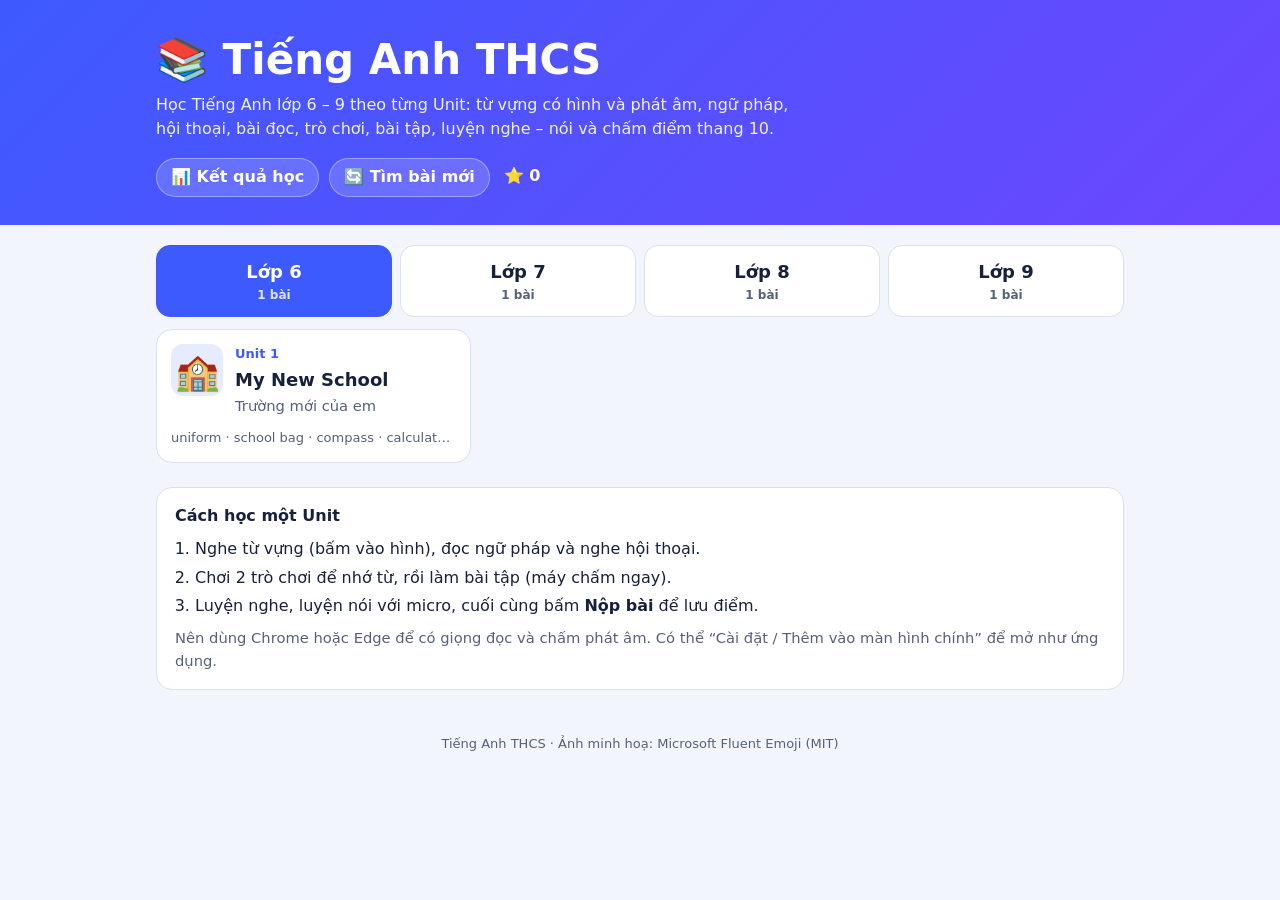
<file: index.html>
<!doctype html>
<html lang="vi">
<head>
<meta charset="utf-8">
<meta name="viewport" content="width=device-width, initial-scale=1">
<title>Tiếng Anh THCS</title>
<meta name="description" content="Học Tiếng Anh lớp 6, 7, 8, 9 theo từng Unit: từ vựng có hình, ngữ pháp, hội thoại, trò chơi, bài tập, luyện nghe nói và chấm điểm.">
<meta name="theme-color" content="#3D5AFE">
<link rel="manifest" href="manifest.webmanifest">
<link rel="icon" type="image/png" sizes="32x32" href="icons/icon-32.png">
<link rel="icon" type="image/png" sizes="192x192" href="icons/icon-192.png">
<link rel="apple-touch-icon" href="icons/icon-180.png">
<meta property="og:type" content="website">
<meta property="og:title" content="Tiếng Anh THCS – lớp 6 đến 9">
<meta property="og:description" content="Học Tiếng Anh lớp 6–9 theo sách Global Success: từ vựng có hình, ngữ pháp, hội thoại, trò chơi, bài tập, luyện nghe nói.">
<meta property="og:image" content="https://ductranvn1821.github.io/tieng-anh-thcs/icons/icon-512.png">
<meta property="og:url" content="https://ductranvn1821.github.io/tieng-anh-thcs/">
<link rel="stylesheet" href="common/lesson.css">
<style>
.top{background:linear-gradient(135deg,#3D5AFE,#6C47FF);color:#fff;padding:34px 0 28px}
.top h1{font-size:clamp(28px,6vw,42px)}
.top p{opacity:.92;margin-top:6px;max-width:640px}
.top .row{display:flex;flex-wrap:wrap;gap:10px;margin-top:16px}
.top .row a,.top .row button{background:rgba(255,255,255,.16);color:#fff;border:1px solid rgba(255,255,255,.35);border-radius:999px;padding:6px 14px;text-decoration:none;font-weight:600}
.tabs{display:grid;grid-template-columns:repeat(4,minmax(0,1fr));gap:8px;margin:20px 0 8px}
.tab{border:1px solid var(--line);background:var(--paper);border-radius:14px;padding:12px 8px;font-weight:800;font-size:18px}
.tab small{display:block;font-weight:600;font-size:12px;color:var(--ink-soft)}
.tab[aria-selected="true"]{background:var(--coral);color:#fff;border-color:var(--coral)}
.tab[aria-selected="true"] small{color:#E0E5FF}
.units{display:grid;grid-template-columns:repeat(auto-fill,minmax(260px,1fr));gap:12px;margin:12px 0 24px}
.unit{display:grid;grid-template-columns:52px minmax(0,1fr);gap:4px 12px;background:var(--paper);border:1px solid var(--line);border-radius:16px;padding:14px;text-decoration:none;color:var(--ink);transition:border-color .2s,transform .2s}
.unit:hover{border-color:var(--coral);transform:translateY(-2px)}
.unit .emo{grid-row:1/4;font-size:36px;width:52px;height:52px;display:grid;place-items:center;background:var(--accent-soft);border-radius:12px}
.unit .u{font-size:13px;font-weight:700;color:var(--coral)}
.unit h3{font-size:18px}
.unit .w{grid-column:1/3;font-size:13px;color:var(--ink-soft);margin-top:6px;overflow:hidden;text-overflow:ellipsis;white-space:nowrap}
.unit .best{font-size:13px;font-weight:700;color:var(--grass)}
.empty{background:var(--paper);border:1px dashed var(--line);border-radius:16px;padding:20px;text-align:center;color:var(--ink-soft)}
.how{background:var(--paper);border:1px solid var(--line);border-radius:16px;padding:16px 18px;margin-bottom:24px}
.how ol{margin:8px 0 0;padding-left:20px;display:grid;gap:4px}
@media (max-width:560px){.tab{font-size:16px;padding:10px 4px}}
</style>
</head>
<body>
<header class="top"><div class="wrap">
  <h1>📚 Tiếng Anh THCS</h1>
  <p>Học Tiếng Anh lớp 6 – 9 theo từng Unit: từ vựng có hình và phát âm, ngữ pháp, hội thoại, bài đọc, trò chơi, bài tập, luyện nghe – nói và chấm điểm thang 10.</p>
  <div class="row"><a href="ket-qua.html">📊 Kết quả học</a><button id="refresh" type="button">🔄 Tìm bài mới</button><span id="starsAll" style="padding:6px 4px;font-weight:700"></span></div>
</div></header>
<main class="wrap">
  <div class="tabs" role="tablist" id="tabs"></div>
  <div class="units" id="units"></div>
  <div class="how">
    <b>Cách học một Unit</b>
    <ol>
      <li>Nghe từ vựng (bấm vào hình), đọc ngữ pháp và nghe hội thoại.</li>
      <li>Chơi 2 trò chơi để nhớ từ, rồi làm bài tập (máy chấm ngay).</li>
      <li>Luyện nghe, luyện nói với micro, cuối cùng bấm <b>Nộp bài</b> để lưu điểm.</li>
    </ol>
    <p class="muted" style="margin-top:8px">Nên dùng Chrome hoặc Edge để có giọng đọc và chấm phát âm. Có thể “Cài đặt / Thêm vào màn hình chính” để mở như ứng dụng.</p>
  </div>
</main>
<footer>Tiếng Anh THCS · Ảnh minh hoạ: Microsoft Fluent Emoji (MIT)</footer>
<script src="lessons.js"></script>
<script>
(function(){
  var LS = window.LESSONS || [];
  var GRADES = [6,7,8,9];
  function esc(s){ return String(s==null?'':s).replace(/[&<>"]/g,function(c){return {'&':'&amp;','<':'&lt;','>':'&gt;','"':'&quot;'}[c];}); }
  function get(k){ try{ return localStorage.getItem(k); }catch(e){ return null; } }
  function set(k,v){ try{ localStorage.setItem(k,v); }catch(e){} }
  var results = []; try{ results = JSON.parse(get('results:v1')) || []; }catch(e){}
  function best(id){ var b = null; results.forEach(function(r){ if(r.lesson===id && (b===null || r.score>b)) b = r.score; }); return b; }
  var total = 0; LS.forEach(function(l){ total += parseInt(get('stars:'+l.id),10) || 0; });
  document.getElementById('starsAll').textContent = '⭐ ' + total;

  var cur = parseInt(get('grade'),10); if(GRADES.indexOf(cur) < 0) cur = 6;
  var tabs = document.getElementById('tabs'), box = document.getElementById('units');
  function draw(){
    tabs.innerHTML = GRADES.map(function(g){
      var n = LS.filter(function(l){ return l.grade===g; }).length;
      return '<button class="tab" role="tab" aria-selected="'+(g===cur)+'" data-g="'+g+'">Lớp '+g+'<small>'+n+' bài</small></button>';
    }).join('');
    var list = LS.filter(function(l){ return l.grade===cur; });
    box.innerHTML = list.length ? list.map(function(l){
      var b = best(l.id);
      return '<a class="unit" href="'+esc(l.path)+'"><span class="emo">'+esc(l.emoji)+'</span>'+
        '<span class="u">Unit '+l.unit+(b!==null?' · <span class="best">🏅 '+String(b).replace('.',',')+'/10</span>':'')+'</span>'+
        '<h3>'+esc(l.title)+'</h3><span class="muted">'+esc(l.vi)+'</span>'+
        '<span class="w">'+esc(l.words.join(' · '))+'</span></a>';
    }).join('') : '<div class="empty">Lớp '+cur+' chưa có bài. Bài mới sẽ được thêm dần theo sách giáo khoa.</div>';
  }
  tabs.addEventListener('click', function(e){ var t = e.target.closest('[data-g]'); if(!t) return; cur = +t.getAttribute('data-g'); set('grade',cur); draw(); });
  draw();
  document.getElementById('refresh').addEventListener('click', function(){ location.reload(); });
  if('serviceWorker' in navigator) navigator.serviceWorker.register('sw.js').catch(function(){});
})();
</script>
</body>
</html>
</file>
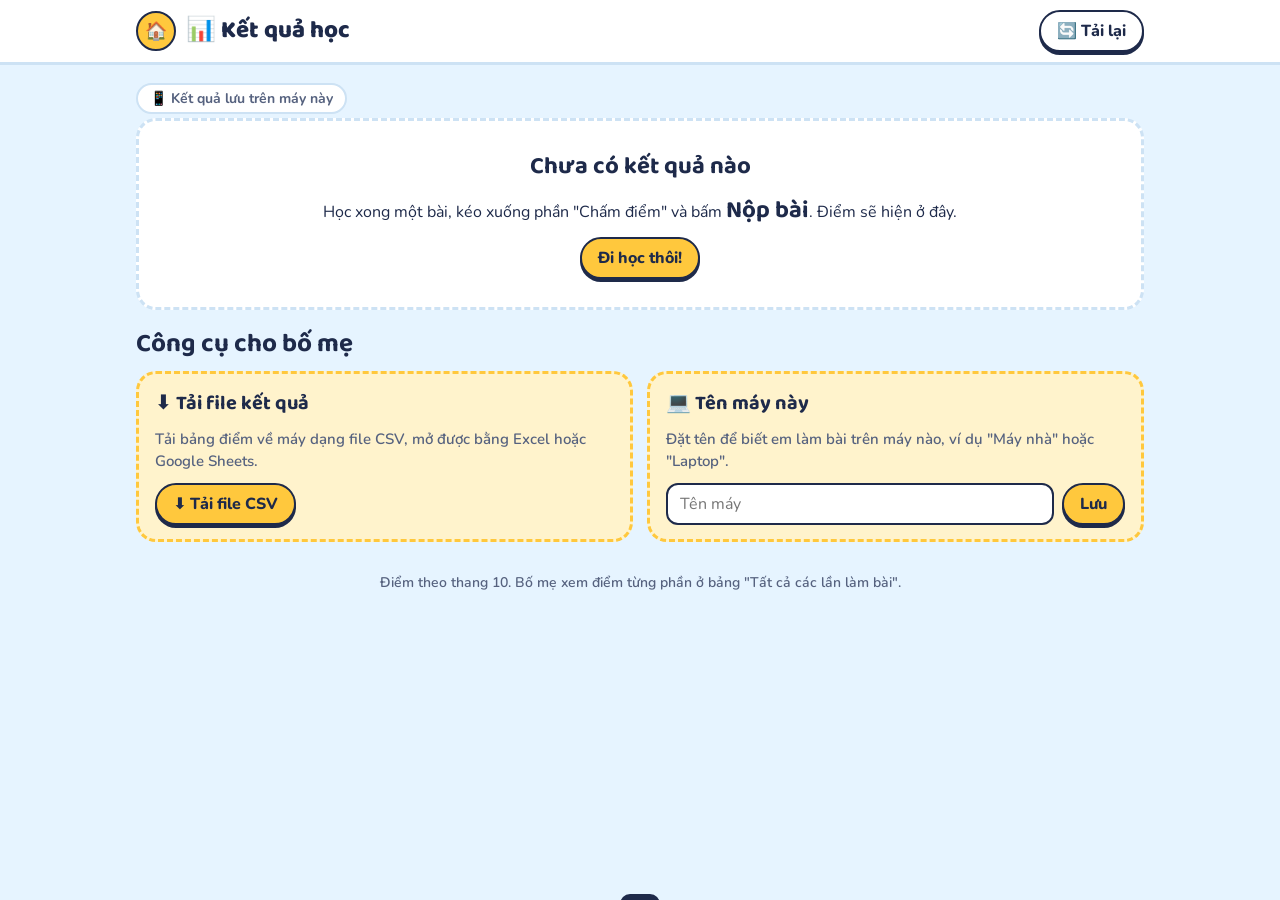
<file: ket-qua.html>
<!doctype html>
<html lang="vi">
<head>
<meta charset="utf-8">
<meta name="viewport" content="width=device-width, initial-scale=1, viewport-fit=cover">
<title>Kết quả học</title>
<meta name="theme-color" content="#3D5AFE">
<link rel="manifest" href="manifest.webmanifest">
<link rel="icon" type="image/png" sizes="32x32" href="icons/icon-32.png">
<link rel="apple-touch-icon" href="icons/icon-180.png">
<link rel="preconnect" href="https://fonts.googleapis.com">
<link rel="preconnect" href="https://fonts.gstatic.com" crossorigin>
<link rel="stylesheet" href="https://fonts.googleapis.com/css2?family=Baloo+2:wght@600;700;800&family=Nunito:wght@400;600;700;800&display=swap">
<style>
/* Layout: sổ liên lạc — tóm tắt trên cùng, từng bài ở giữa, bảng chi tiết các lần làm bài ở cuối */
:root{
  --sky:#E6F4FF; --paper:#FFFFFF; --ink:#1E2A4A; --ink-soft:#56627F; --line:#CDE2F4;
  --sun:#FFC83D; --sun-soft:#FFF3CC; --coral:#3D5AFE; --on-coral:#FFFFFF;
  --grass:#1E9E62; --grass-soft:#DDF6E9; --berry:#D93A55; --berry-soft:#FDE3E7;
  --display:"Baloo 2","Nunito",system-ui,sans-serif;
  --body:"Nunito","Segoe UI",system-ui,sans-serif;
  color-scheme:light;
}
*{box-sizing:border-box}
[hidden]{display:none!important}
html,body{margin:0}
body{background:var(--sky);color:var(--ink);font-family:var(--body);font-size:16px;line-height:1.5;padding-bottom:env(safe-area-inset-bottom,0px)}
body::before{content:"";position:fixed;inset:0 0 auto;height:env(safe-area-inset-top,0px);z-index:30;background:var(--paper)}
a{color:inherit}
button,input{font:inherit;color:inherit}
button{cursor:pointer}
:focus-visible{outline:3px solid var(--coral);outline-offset:3px}
p{margin:0}
.wrap{max-width:1040px;margin:0 auto;padding-left:max(16px,env(safe-area-inset-left,0px));padding-right:max(16px,env(safe-area-inset-right,0px))}
.bar{position:sticky;top:env(safe-area-inset-top,0px);z-index:20;background:var(--paper);border-bottom:3px solid var(--line)}
.bar-in{display:flex;align-items:center;gap:10px;padding-block:10px}
.home{flex:none;display:grid;place-items:center;width:40px;height:40px;border-radius:50%;background:var(--sun);border:2px solid var(--ink);text-decoration:none;font-size:18px}
.bar h1{font-family:var(--display);font-weight:800;font-size:24px;margin:0;flex:1;min-width:0}
.btn{display:inline-flex;align-items:center;gap:6px;background:var(--sun);border:2px solid var(--ink);border-radius:999px;padding:7px 16px;font-weight:800;box-shadow:0 3px 0 var(--ink);white-space:nowrap;text-decoration:none}
.btn:active{transform:translateY(2px);box-shadow:0 1px 0 var(--ink)}
.btn.ghost{background:var(--paper)}
.btn:disabled{opacity:.5;cursor:not-allowed}

.source{display:flex;flex-wrap:wrap;gap:8px 14px;align-items:center;padding-block:18px 4px;font-weight:700;color:var(--ink-soft)}
.pill{display:inline-flex;align-items:center;gap:6px;background:var(--paper);border:2px solid var(--line);border-radius:999px;padding:3px 12px;font-size:14px}
.pill.ok{border-color:var(--grass);background:var(--grass-soft);color:var(--ink)}
.pill.warn{border-color:var(--coral);background:var(--berry-soft);color:var(--ink)}

.tiles{display:grid;grid-template-columns:repeat(4,minmax(0,1fr));gap:14px;padding-block:14px}
.tile{background:var(--paper);border:3px solid var(--ink);border-radius:20px;box-shadow:0 5px 0 var(--ink);padding:14px 16px;min-width:0}
.tile span{display:block;font-size:13px;font-weight:800;letter-spacing:.05em;text-transform:uppercase;color:var(--ink-soft)}
.tile b{font-family:var(--display);font-size:40px;line-height:1.1;font-variant-numeric:tabular-nums}
.tile small{font-size:16px;color:var(--ink-soft);font-weight:700}

.sec{padding-block:20px}
.sec h2{font-family:var(--display);font-size:26px;margin:0 0 12px;line-height:1.1}
.lessons{display:grid;grid-template-columns:repeat(auto-fill,minmax(280px,1fr));gap:14px}
.lcard{background:var(--paper);border:2px solid var(--line);border-radius:20px;padding:14px 16px;display:grid;gap:8px;min-width:0}
.lcard-top{display:flex;justify-content:space-between;gap:10px;align-items:baseline}
.lcard h3{font-family:var(--display);font-size:22px;margin:0;line-height:1.1}
.lcard .best{font-weight:800;white-space:nowrap}
.lcard .meta{font-size:14px;font-weight:700;color:var(--ink-soft)}
.chips{display:flex;flex-wrap:wrap;gap:6px}
.sc{display:inline-grid;place-items:center;min-width:42px;padding:2px 8px;border-radius:10px;font-weight:800;font-size:14px;font-variant-numeric:tabular-nums;border:2px solid transparent}
.l4{background:var(--grass-soft);border-color:var(--grass)}
.l3{background:var(--sun-soft);border-color:var(--sun)}
.l2{background:var(--paper);border-color:var(--coral)}
.l1{background:var(--berry-soft);border-color:var(--berry)}

.table-wrap{overflow-x:auto;background:var(--paper);border:2px solid var(--line);border-radius:18px}
table{border-collapse:collapse;width:100%;min-width:760px;font-size:15px}
th,td{text-align:left;padding:10px 12px;border-bottom:1px solid var(--line);vertical-align:top}
th{font-size:13px;text-transform:uppercase;letter-spacing:.05em;color:var(--ink-soft);background:var(--sky);position:sticky;top:0}
td.num{font-variant-numeric:tabular-nums;white-space:nowrap}
td .detail{color:var(--ink-soft);font-size:14px}
tr:last-child td{border-bottom:0}

.tools{display:grid;grid-template-columns:repeat(auto-fit,minmax(280px,1fr));gap:14px}
.tool{background:var(--sun-soft);border:3px dashed var(--sun);border-radius:20px;padding:14px 16px;display:grid;gap:10px;align-content:start}
.tool h3{font-family:var(--display);font-size:20px;margin:0}
.tool p{color:var(--ink-soft);font-weight:600;font-size:15px}
.row-in{display:flex;gap:8px;flex-wrap:wrap}
.row-in input{flex:1;min-width:0;border:2px solid var(--ink);border-radius:12px;padding:7px 12px;background:var(--paper)}
.empty{background:var(--paper);border:3px dashed var(--line);border-radius:20px;padding:28px;text-align:center;display:grid;gap:8px;justify-items:center}
.empty b{font-family:var(--display);font-size:24px}
.foot{padding-block:10px 40px;text-align:center;color:var(--ink-soft);font-size:14px;font-weight:600}
.toast{position:fixed;left:50%;bottom:calc(18px + env(safe-area-inset-bottom,0px));transform:translate(-50%,160%);z-index:40;background:var(--ink);color:var(--paper);font-weight:800;padding:10px 20px;border-radius:999px;transition:transform .25s;max-width:calc(100% - 32px);text-align:center}
.toast.show{transform:translate(-50%,0)}
@media (prefers-reduced-motion:reduce){*{transition:none!important}}
@media (max-width:760px){.tiles{grid-template-columns:repeat(2,minmax(0,1fr))}.tile b{font-size:32px}}
</style>
</head>
<body>
<header class="bar">
  <div class="wrap bar-in">
    <a class="home" href="index.html" title="Về trang chủ">🏠</a>
    <h1>📊 Kết quả học</h1>
    <button class="btn ghost" id="reload">🔄 Tải lại</button>
  </div>
</header>

<main class="wrap">
  <div class="source" id="source"></div>
  <div id="content"></div>

  <section class="sec">
    <h2>Công cụ cho bố mẹ</h2>
    <div class="tools">
      <div class="tool">
        <h3>⬇ Tải file kết quả</h3>
        <p>Tải bảng điểm về máy dạng file CSV, mở được bằng Excel hoặc Google Sheets.</p>
        <div><button class="btn" id="csv">⬇ Tải file CSV</button></div>
      </div>
      <div class="tool">
        <h3>💻 Tên máy này</h3>
        <p>Đặt tên để biết em làm bài trên máy nào, ví dụ "Máy nhà" hoặc "Laptop".</p>
        <div class="row-in"><input id="device" maxlength="30" placeholder="Tên máy"><button class="btn" id="saveDevice">Lưu</button></div>
      </div>
      <div class="tool" id="syncTool" hidden>
        <h3>☁️ Gửi về file quản lý</h3>
        <p id="syncText"></p>
        <div><button class="btn" id="syncBtn">Gửi lại ngay</button></div>
      </div>
    </div>
  </section>
</main>
<footer class="wrap foot">Điểm theo thang 10. Bố mẹ xem điểm từng phần ở bảng "Tất cả các lần làm bài".</footer>
<div class="toast" id="toast" role="status"></div>

<script src="config.js"></script>
<script src="common/tracker.js"></script>
<script>
(function(){
  var CFG = window.APP_CONFIG || {};
  function $(id){ return document.getElementById(id); }
  function esc(s){ return String(s == null ? '' : s).replace(/[&<>"]/g, function(c){ return {'&':'&amp;','<':'&lt;','>':'&gt;','"':'&quot;'}[c]; }); }
  function fmt(n){ return String(Math.round(n*10)/10).replace('.', ','); }
  function lvl(s){ return s >= 9 ? 'l4' : s >= 7 ? 'l3' : s >= 5 ? 'l2' : 'l1'; }
  function when(iso){ var d = new Date(iso); return d.toLocaleDateString('vi-VN') + ' ' + d.toLocaleTimeString('vi-VN',{hour:'2-digit',minute:'2-digit'}); }
  function detail(r){ return Object.keys(r.parts || {}).map(function(k){ var p = r.parts[k]; return p.label + ': ' + p.text + ' (' + fmt(p.points) + '/' + p.max + ')'; }); }
  var tt;
  function toast(m){ var t = $('toast'); t.textContent = m; t.className = 'toast show'; clearTimeout(tt); tt = setTimeout(function(){ t.className = 'toast'; }, 2200); }

  var records = [];

  function render(sourceNote, sourceKind){
    $('source').innerHTML = '<span class="pill ' + (sourceKind || '') + '">' + sourceNote + '</span>';
    var unsynced = window.Tracker ? window.Tracker.all().filter(function(r){ return !r.synced; }).length : 0;
    if(CFG.sheetUrl){
      $('syncTool').hidden = false;
      $('syncText').textContent = unsynced ? ('Còn ' + unsynced + ' lần làm bài trên máy này chưa gửi được (có thể do lúc đó mất mạng).') : 'Mọi kết quả trên máy này đã được gửi về file quản lý.';
      $('syncBtn').disabled = !unsynced;
    }
    if(!records.length){
      $('content').innerHTML = '<div class="empty"><b>Chưa có kết quả nào</b><p>Học xong một bài, kéo xuống phần "Chấm điểm" và bấm <b>Nộp bài</b>. Điểm sẽ hiện ở đây.</p><a class="btn" href="index.html">Đi học thôi!</a></div>';
      return;
    }
    var sorted = records.slice().sort(function(a,b){ return a.at < b.at ? 1 : -1; });
    var sum = 0, best = 0, lessons = {};
    records.forEach(function(r){
      sum += r.score; best = Math.max(best, r.score);
      var L = lessons[r.lesson] = lessons[r.lesson] || {title:r.title, topic:r.topic, list:[]};
      L.list.push(r);
    });
    var ids = Object.keys(lessons).sort(function(a,b){ return lessons[a].topic - lessons[b].topic; });

    var html = '<div class="tiles">' +
      '<div class="tile"><span>Lần nộp bài</span><b>' + records.length + '</b></div>' +
      '<div class="tile"><span>Điểm trung bình</span><b>' + fmt(sum / records.length) + '</b><small>/10</small></div>' +
      '<div class="tile"><span>Điểm cao nhất</span><b>' + fmt(best) + '</b><small>/10</small></div>' +
      '<div class="tile"><span>Số bài đã làm</span><b>' + ids.length + '</b></div></div>';

    html += '<section class="sec"><h2>Theo từng bài</h2><div class="lessons">' + ids.map(function(id){
      var L = lessons[id], list = L.list.slice().sort(function(a,b){ return a.at < b.at ? -1 : 1; });
      var b = Math.max.apply(null, list.map(function(r){ return r.score; })), last = list[list.length-1];
      return '<article class="lcard"><div class="lcard-top"><h3>Chủ đề ' + esc(L.topic) + ': ' + esc(L.title) + '</h3><span class="best">🏅 ' + fmt(b) + '/10</span></div>' +
        '<p class="meta">' + list.length + ' lần làm · lần gần nhất ' + esc(when(last.at)) + ': ' + fmt(last.score) + ' điểm</p>' +
        '<div class="chips" title="Các lần làm bài, cũ đến mới">' + list.slice(-12).map(function(r){ return '<span class="sc ' + lvl(r.score) + '">' + fmt(r.score) + '</span>'; }).join('') + '</div></article>';
    }).join('') + '</div></section>';

    html += '<section class="sec"><h2>Tất cả các lần làm bài</h2><div class="table-wrap"><table><thead><tr>' +
      '<th>Thời gian</th><th>Bài</th><th>Điểm</th><th>Nhận xét</th><th>Chi tiết từng phần</th><th>Phút</th><th>Máy</th></tr></thead><tbody>' +
      sorted.map(function(r){
        return '<tr><td class="num">' + esc(when(r.at)) + '</td><td>Chủ đề ' + esc(r.topic) + ': ' + esc(r.title) + '</td>' +
          '<td class="num"><span class="sc ' + lvl(r.score) + '">' + fmt(r.score) + '</span></td><td>' + esc(r.comment) + '</td>' +
          '<td><span class="detail">' + detail(r).map(esc).join('<br>') + '</span></td><td class="num">' + esc(r.minutes) + '</td><td>' + esc(r.device || '—') + '</td></tr>';
      }).join('') + '</tbody></table></div></section>';
    $('content').innerHTML = html;
  }

  function load(){
    var local = window.Tracker ? window.Tracker.all() : [];
    records = local.slice();
    if(!CFG.sheetUrl){ render('📱 Kết quả lưu trên máy này'); return; }
    render('⏳ Đang tải từ file quản lý…');
    fetch(CFG.sheetUrl + '?key=' + encodeURIComponent(CFG.sheetKey || ''), {cache:'no-store'})
      .then(function(r){ return r.json(); })
      .then(function(d){
        if(!d || !d.ok) throw new Error('bad');
        var seen = {};
        records = [];
        (d.rows || []).concat(local).forEach(function(r){ if(r && r.id && !seen[r.id]){ seen[r.id] = 1; records.push(r); } });
        render('☁️ Kết quả của tất cả các máy (file quản lý Google Sheet)', 'ok');
      })
      .catch(function(){ render('⚠️ Chưa tải được file quản lý, đang hiện kết quả trên máy này', 'warn'); });
  }

  $('reload').addEventListener('click', load);

  try{ $('device').value = localStorage.getItem('device-name') || ''; }catch(e){}
  $('saveDevice').addEventListener('click', function(){
    try{ localStorage.setItem('device-name', $('device').value.trim()); toast('Đã lưu tên máy'); }catch(e){ toast('Không lưu được tên máy'); }
  });

  $('syncBtn').addEventListener('click', function(){
    if(window.Tracker){ window.Tracker.flush(); toast('Đang gửi…'); setTimeout(load, 2500); }
  });

  $('csv').addEventListener('click', function(){
    if(!records.length){ toast('Chưa có kết quả để tải'); return; }
    function q(v){ return '"' + String(v == null ? '' : v).replace(/"/g, '""') + '"'; }
    var head = ['Thời gian','Máy','Mã bài','Bài','Điểm /10','Nhận xét','Chi tiết từng phần','Số phút'];
    var lines = [head.map(q).join(',')];
    records.slice().sort(function(a,b){ return a.at < b.at ? -1 : 1; }).forEach(function(r){
      lines.push([when(r.at), r.device || '', r.topic, r.title, fmt(r.score), r.comment, detail(r).join(' | '), r.minutes].map(q).join(','));
    });
    var blob = new Blob(['﻿' + lines.join('\r\n')], {type:'text/csv;charset=utf-8'});
    var a = document.createElement('a');
    a.href = URL.createObjectURL(blob);
    a.download = 'ket-qua-hoc-' + new Date().toISOString().slice(0,10) + '.csv';
    document.body.appendChild(a); a.click(); a.remove();
    setTimeout(function(){ URL.revokeObjectURL(a.href); }, 1000);
  });

  load();
})();
</script>
</body>
</html>
</file>
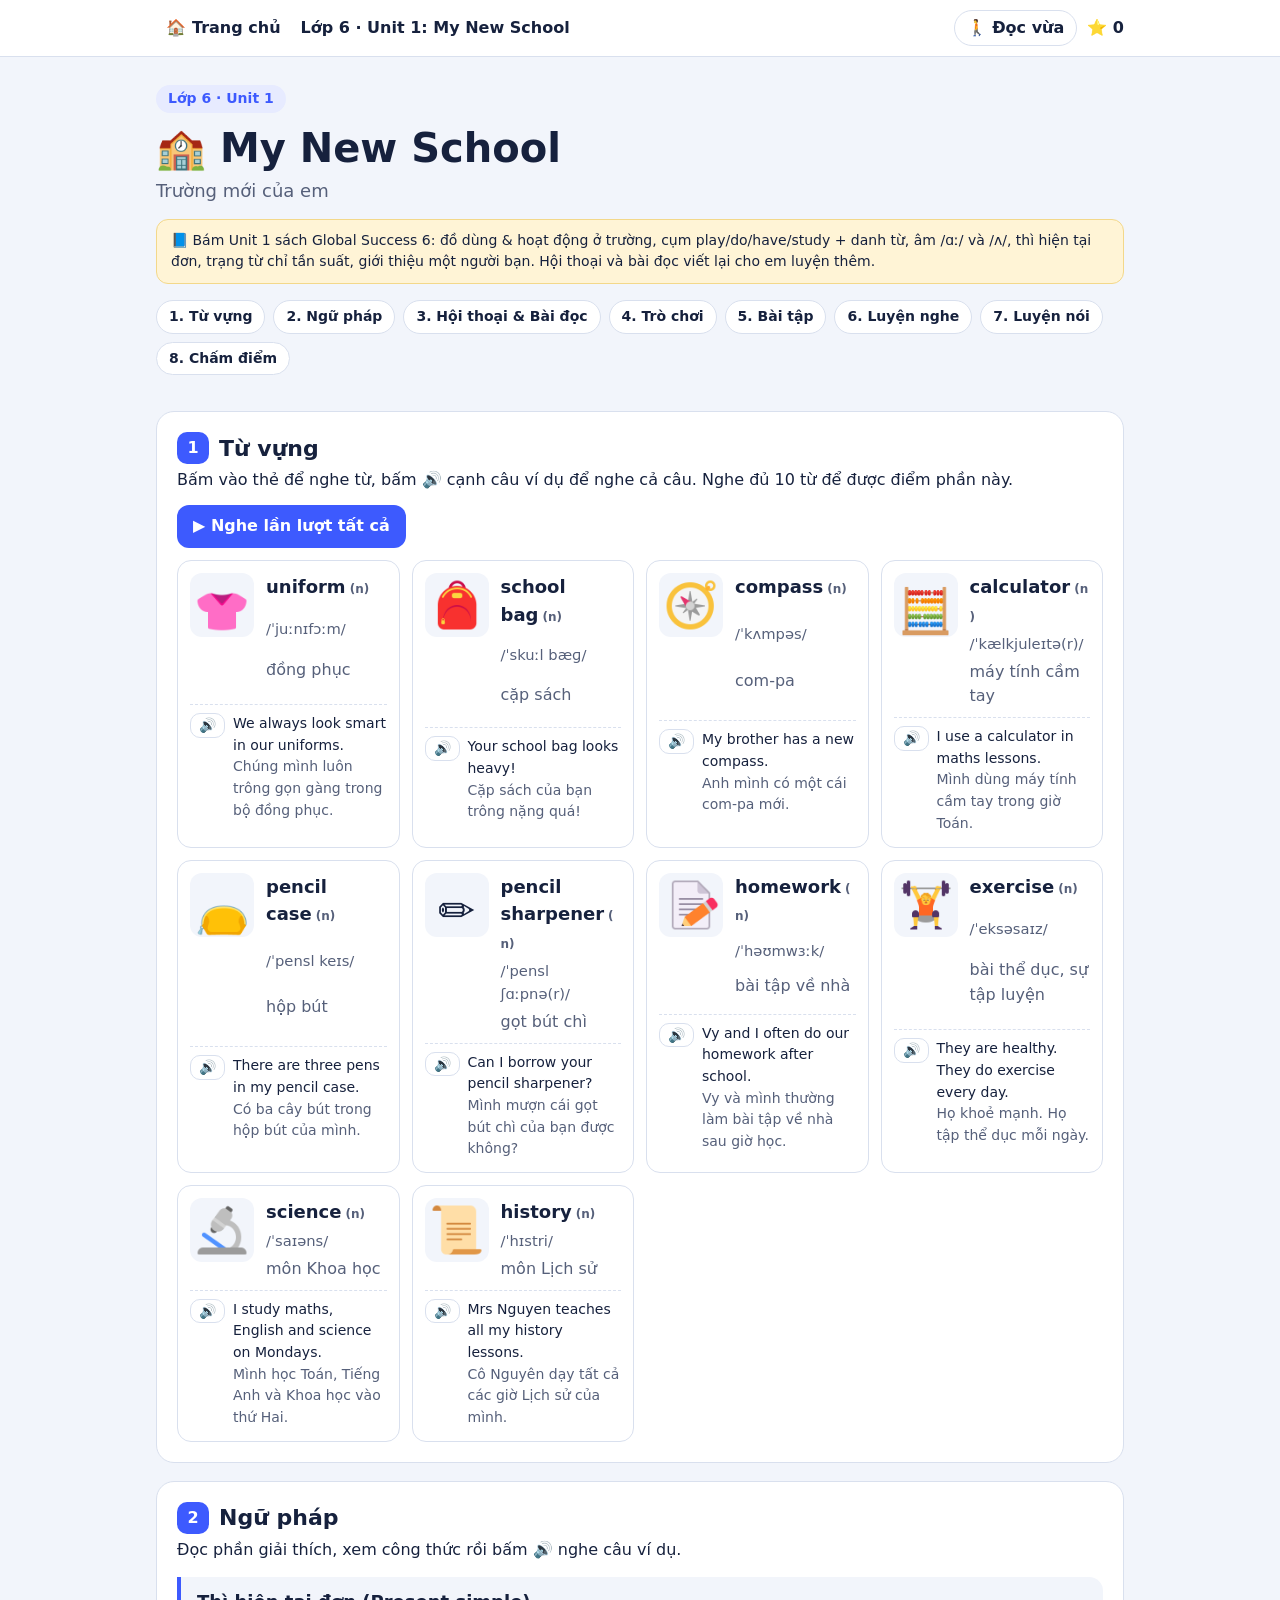
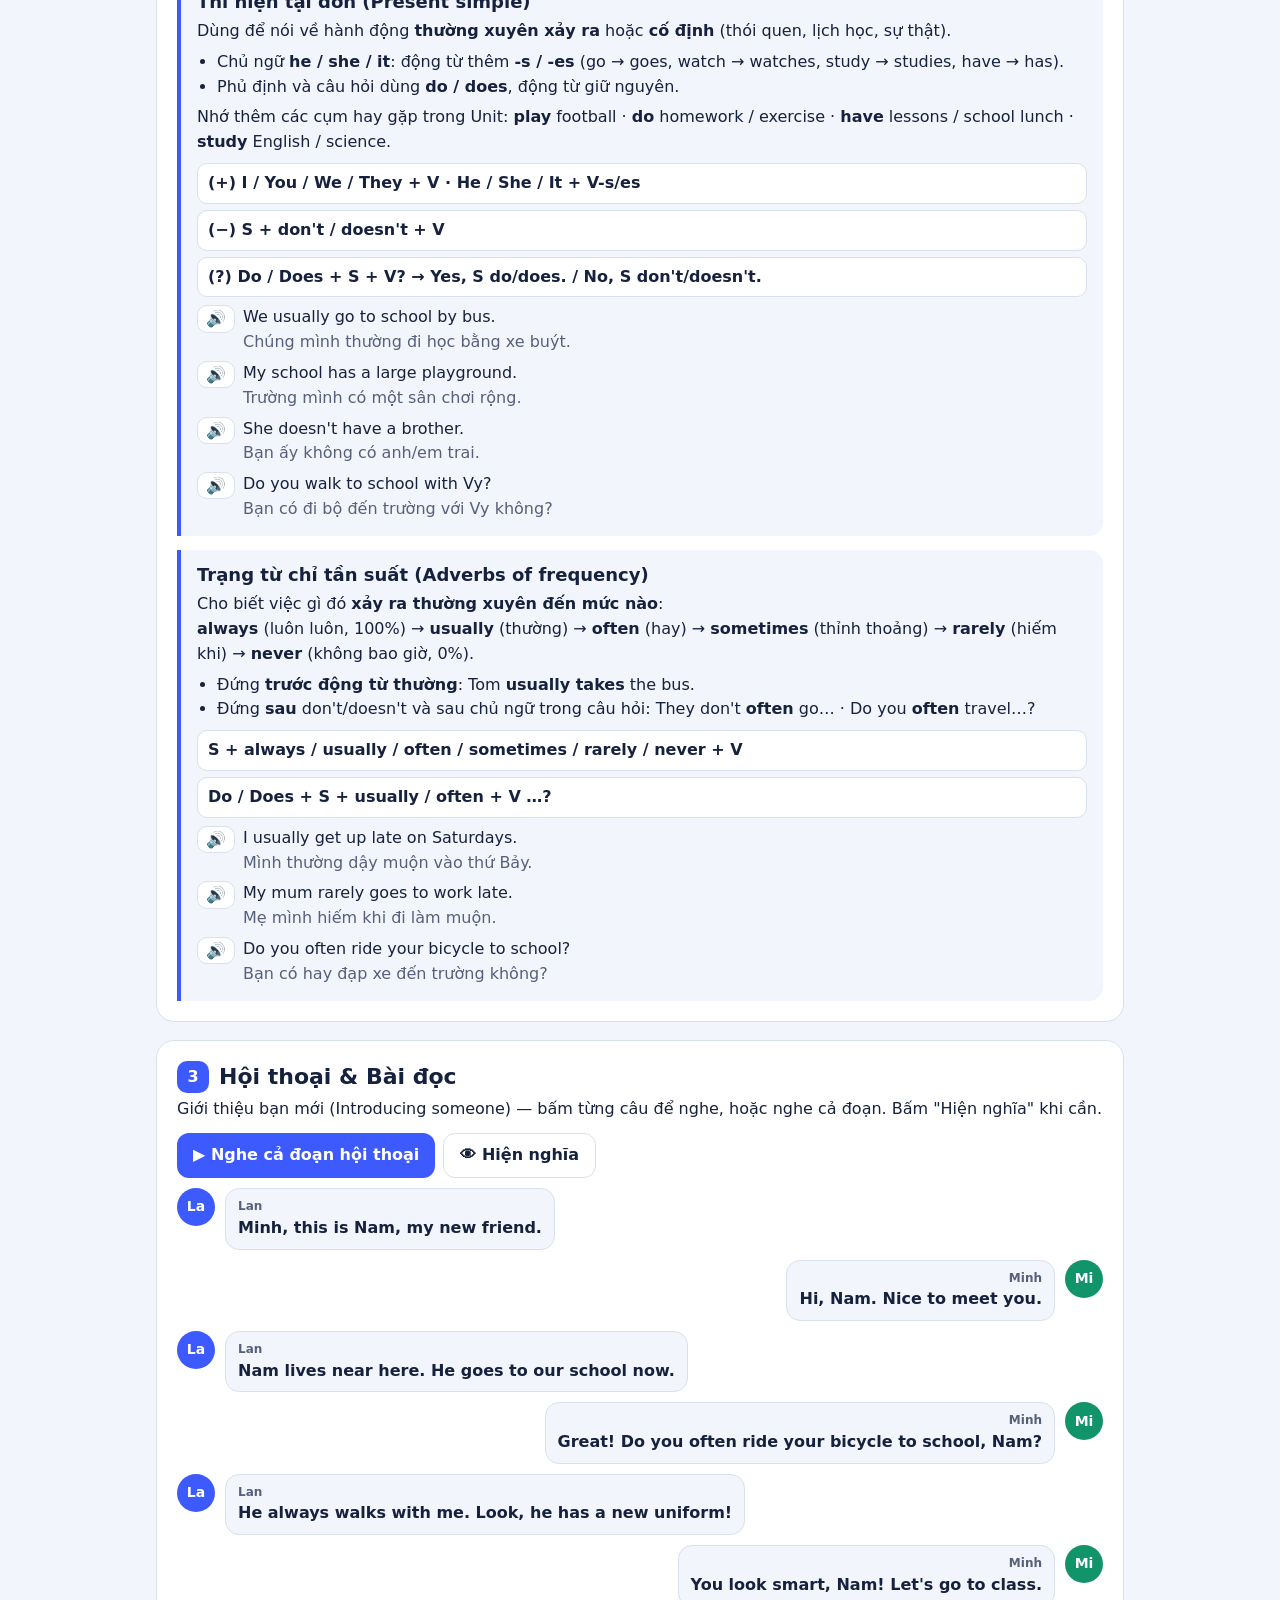
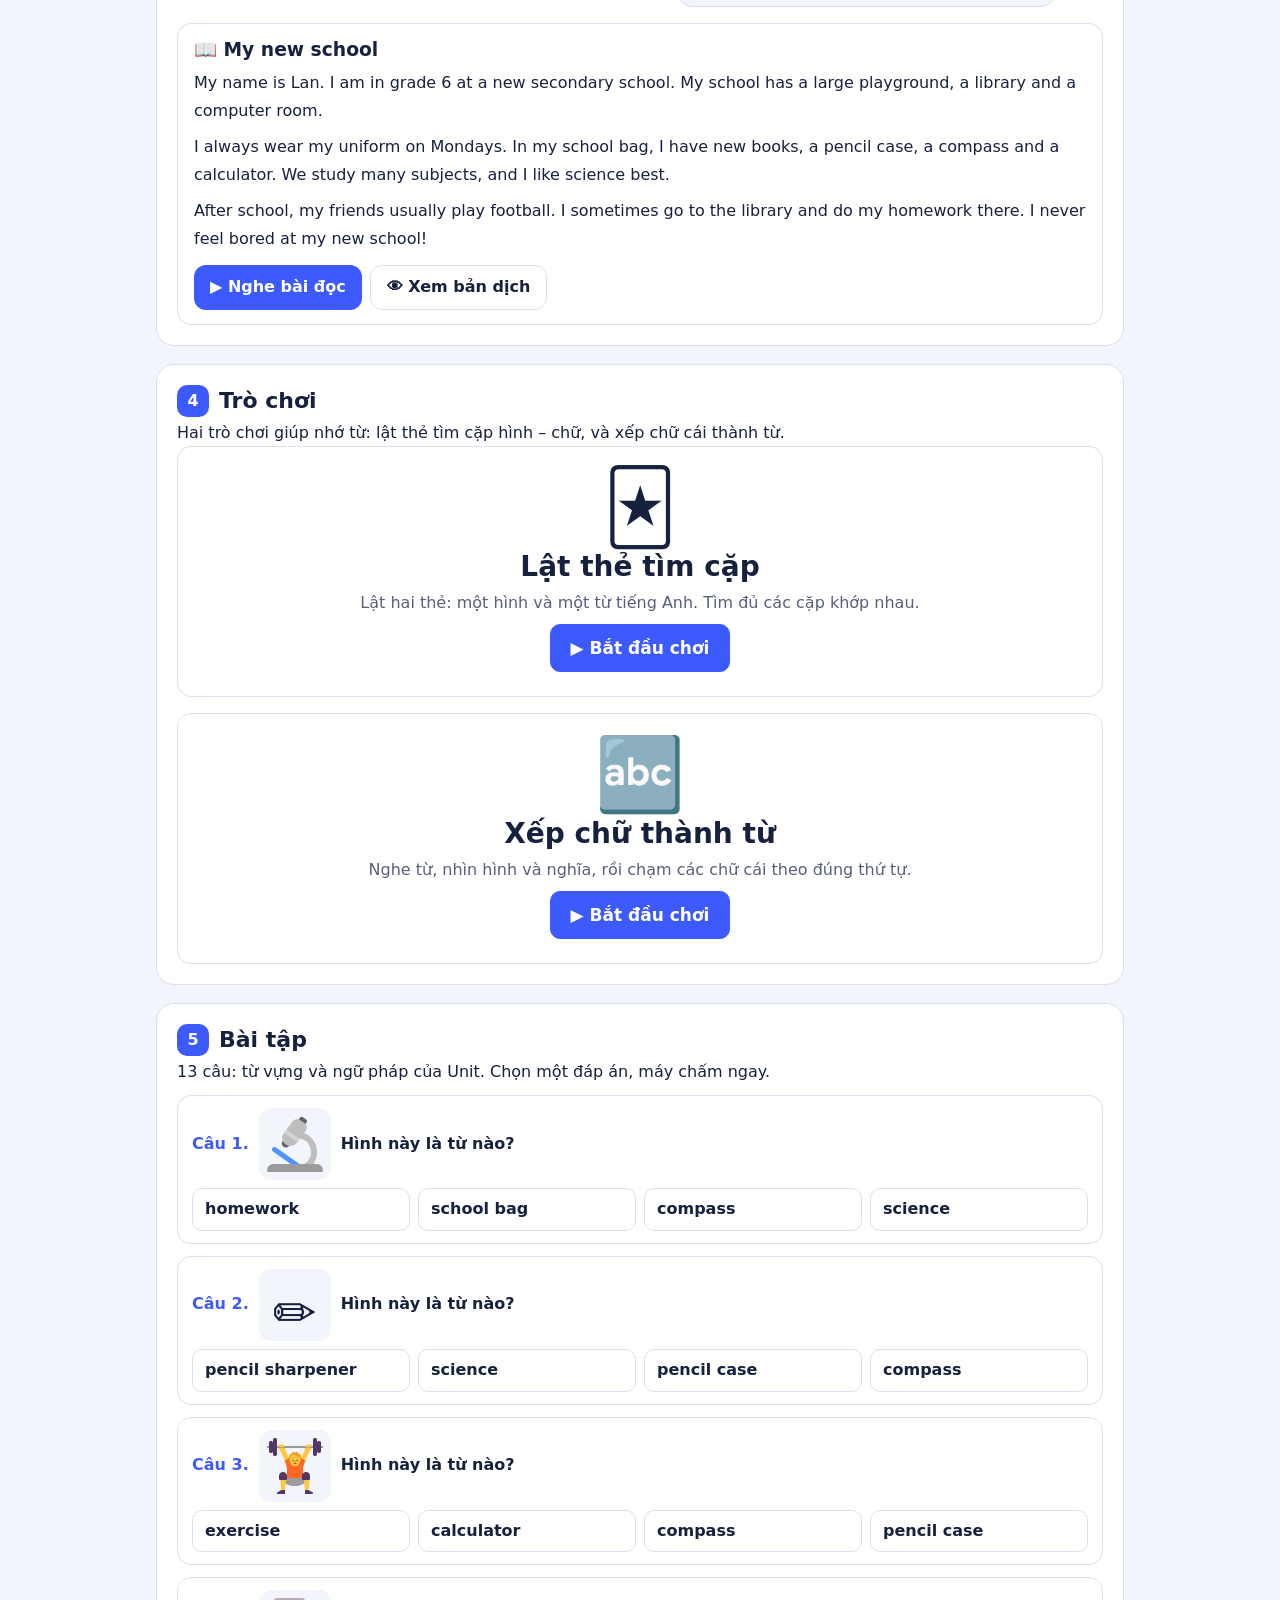
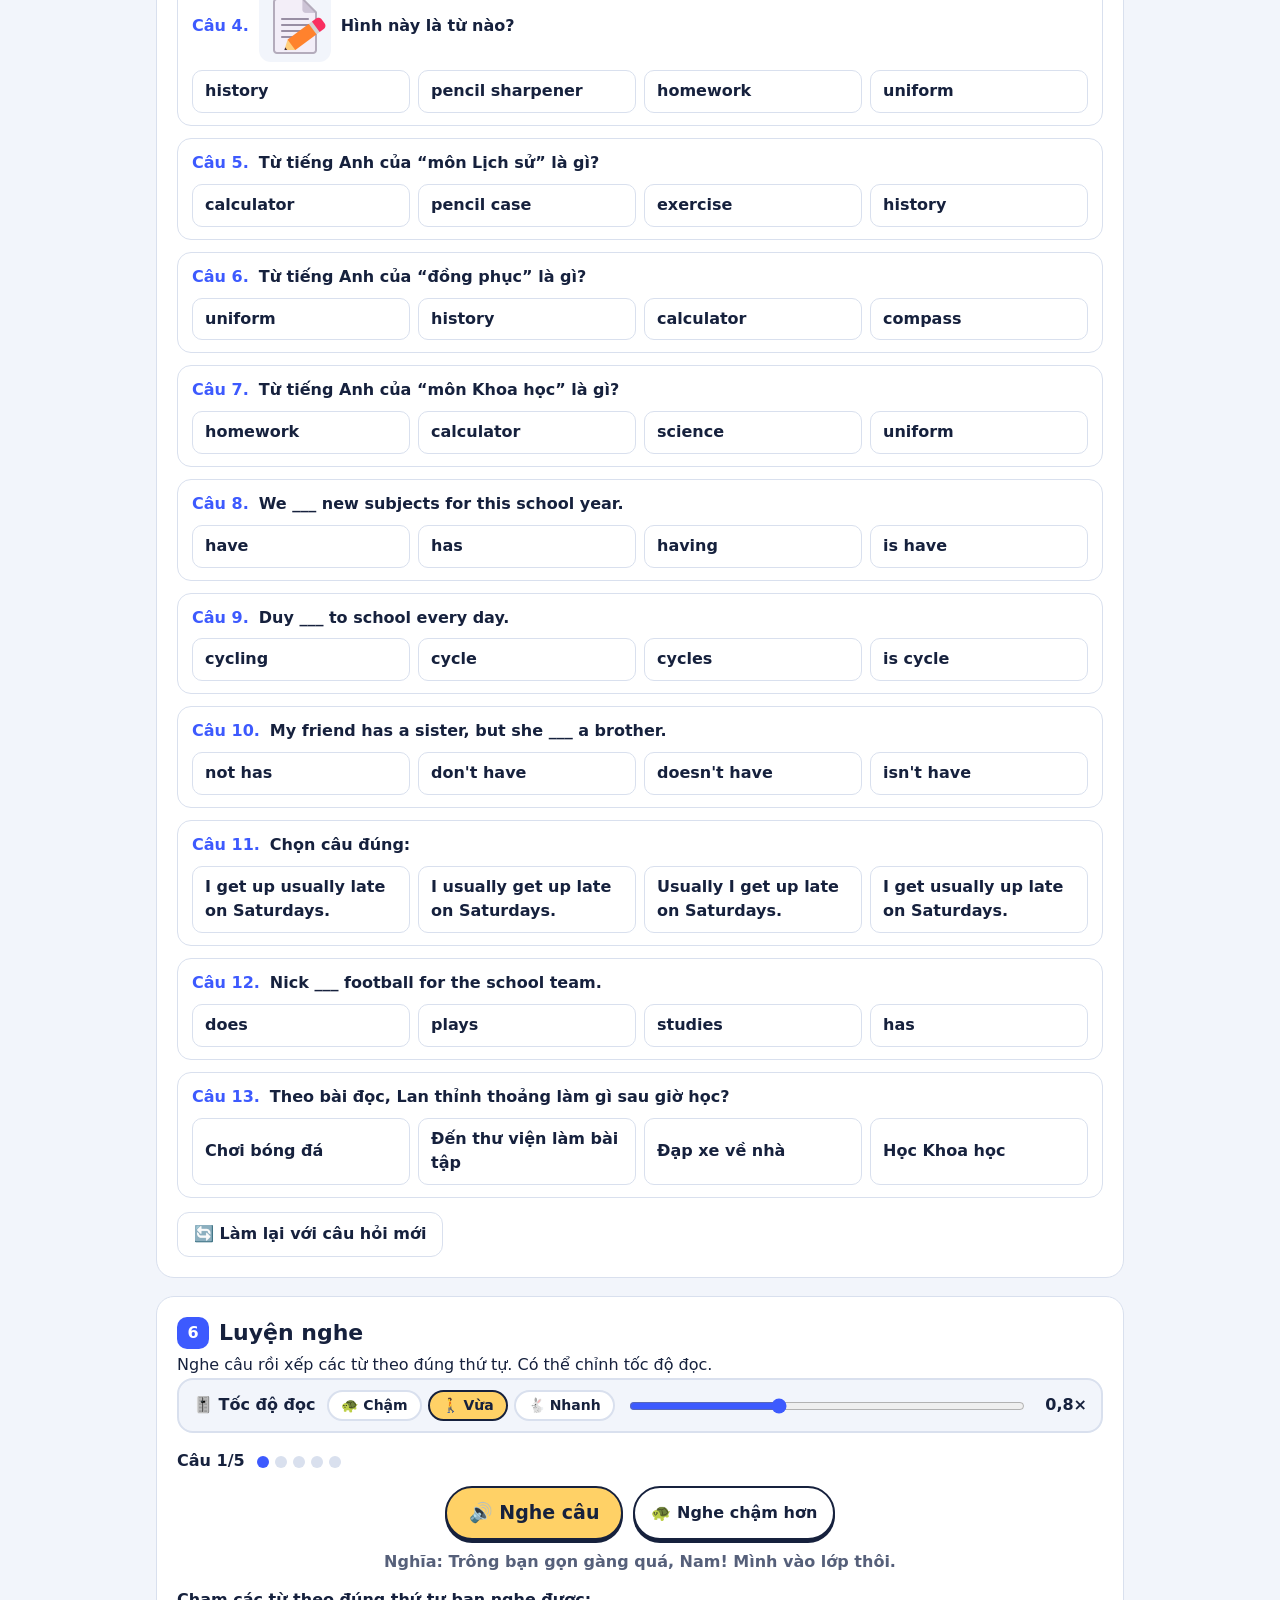
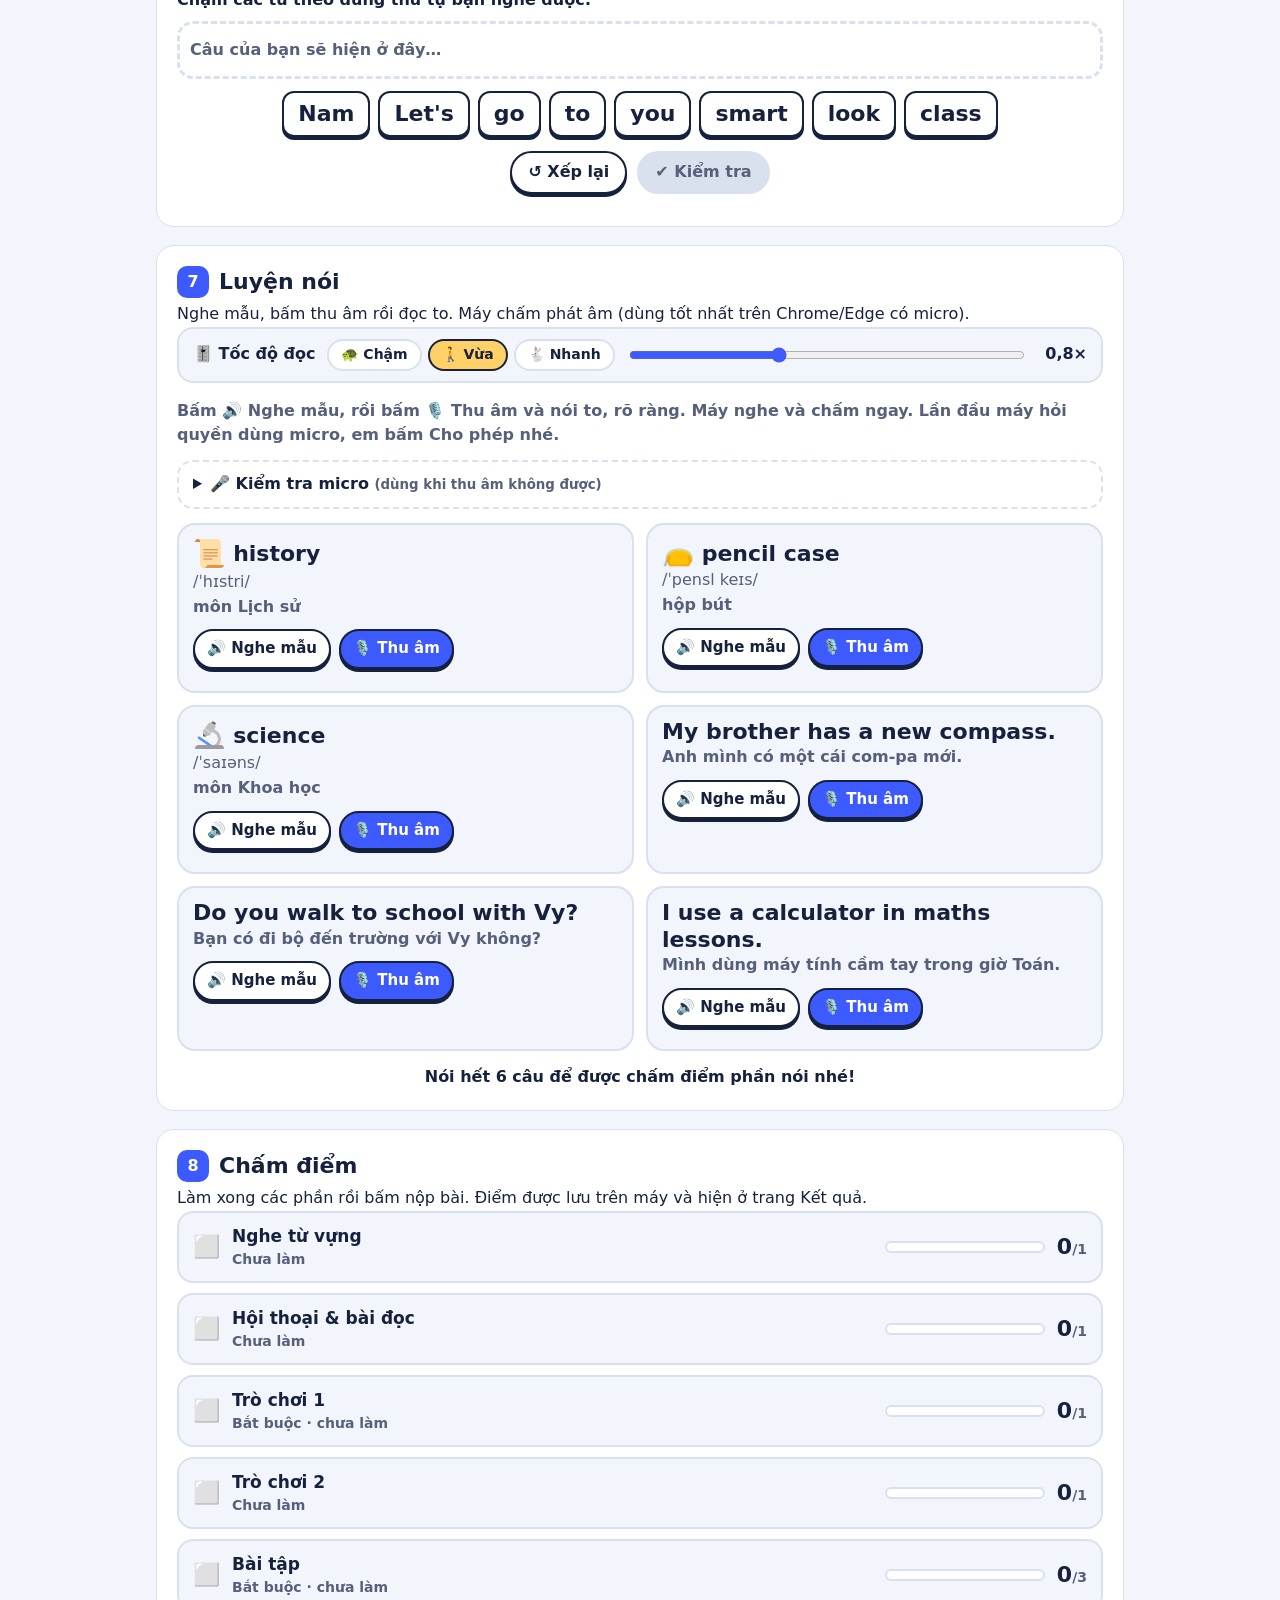
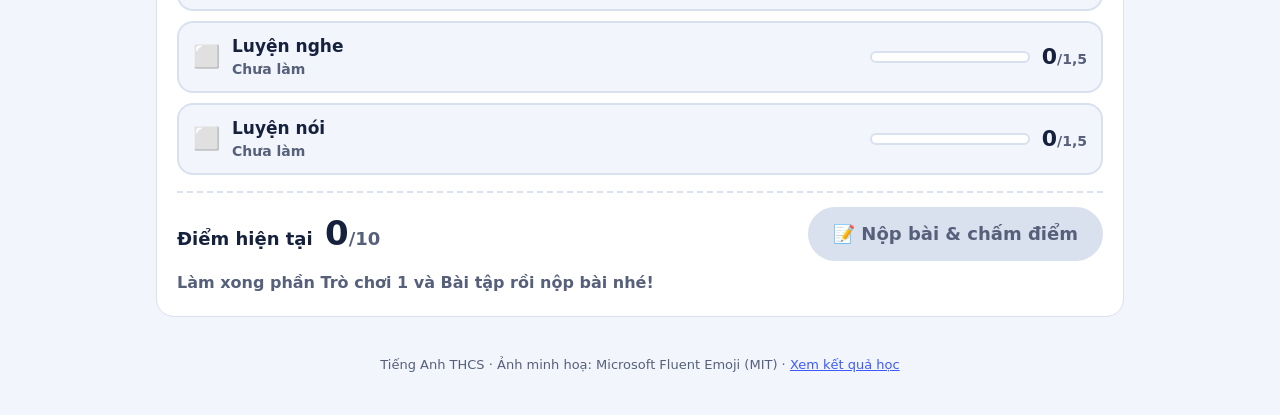
<file: 2026-11-26/lop6-unit01-my-new-school.html>
<!doctype html>
<html lang="vi">
<head>
<meta charset="utf-8">
<meta name="viewport" content="width=device-width, initial-scale=1">
<title>Lớp 6 · Unit 1: My New School</title>
<meta name="description" content="Trường mới của em — Tiếng Anh lớp 6, Unit 1">
<link rel="stylesheet" href="../common/lesson.css">
<link rel="manifest" href="../manifest.webmanifest">
<link rel="icon" type="image/png" sizes="32x32" href="../icons/icon-32.png">
<link rel="apple-touch-icon" href="../icons/icon-180.png">
</head>
<body>
<div id="app"></div>
<script>window.LESSON = {
 "id": "lop6-unit01",
 "grade": 6,
 "unit": 1,
 "title": "My New School",
 "vi": "Trường mới của em",
 "emoji": "🏫",
 "date": "2026-11-26",
 "book": "Global Success 6 – Tập 1, Unit 1 (tr. 6–15)",
 "note": "Bám Unit 1 sách Global Success 6: đồ dùng & hoạt động ở trường, cụm play/do/have/study + danh từ, âm /ɑː/ và /ʌ/, thì hiện tại đơn, trạng từ chỉ tần suất, giới thiệu một người bạn. Hội thoại và bài đọc viết lại cho em luyện thêm.",
 "vocab": [
  {
   "w": "uniform",
   "pos": "n",
   "ipa": "/ˈjuːnɪfɔːm/",
   "vi": "đồng phục",
   "ex": "We always look smart in our uniforms.",
   "exVi": "Chúng mình luôn trông gọn gàng trong bộ đồng phục.",
   "pic": "../img/01_my_new_school/uniform.png"
  },
  {
   "w": "school bag",
   "pos": "n",
   "ipa": "/ˈskuːl bæɡ/",
   "vi": "cặp sách",
   "ex": "Your school bag looks heavy!",
   "exVi": "Cặp sách của bạn trông nặng quá!",
   "pic": "../img/01_my_new_school/school-bag.png"
  },
  {
   "w": "compass",
   "pos": "n",
   "ipa": "/ˈkʌmpəs/",
   "vi": "com-pa",
   "ex": "My brother has a new compass.",
   "exVi": "Anh mình có một cái com-pa mới.",
   "pic": "../img/01_my_new_school/compass.png"
  },
  {
   "w": "calculator",
   "pos": "n",
   "ipa": "/ˈkælkjuleɪtə(r)/",
   "vi": "máy tính cầm tay",
   "emo": "🧮",
   "ex": "I use a calculator in maths lessons.",
   "exVi": "Mình dùng máy tính cầm tay trong giờ Toán."
  },
  {
   "w": "pencil case",
   "pos": "n",
   "ipa": "/ˈpensl keɪs/",
   "vi": "hộp bút",
   "emo": "👝",
   "ex": "There are three pens in my pencil case.",
   "exVi": "Có ba cây bút trong hộp bút của mình."
  },
  {
   "w": "pencil sharpener",
   "pos": "n",
   "ipa": "/ˈpensl ʃɑːpnə(r)/",
   "vi": "gọt bút chì",
   "emo": "✏️",
   "ex": "Can I borrow your pencil sharpener?",
   "exVi": "Mình mượn cái gọt bút chì của bạn được không?"
  },
  {
   "w": "homework",
   "pos": "n",
   "ipa": "/ˈhəʊmwɜːk/",
   "vi": "bài tập về nhà",
   "ex": "Vy and I often do our homework after school.",
   "exVi": "Vy và mình thường làm bài tập về nhà sau giờ học.",
   "pic": "../img/01_my_new_school/homework.png"
  },
  {
   "w": "exercise",
   "pos": "n",
   "ipa": "/ˈeksəsaɪz/",
   "vi": "bài thể dục, sự tập luyện",
   "ex": "They are healthy. They do exercise every day.",
   "exVi": "Họ khoẻ mạnh. Họ tập thể dục mỗi ngày.",
   "pic": "../img/05_healthy_living/exercise.png"
  },
  {
   "w": "science",
   "pos": "n",
   "ipa": "/ˈsaɪəns/",
   "vi": "môn Khoa học",
   "ex": "I study maths, English and science on Mondays.",
   "exVi": "Mình học Toán, Tiếng Anh và Khoa học vào thứ Hai.",
   "pic": "../img/01_my_new_school/science.png"
  },
  {
   "w": "history",
   "pos": "n",
   "ipa": "/ˈhɪstri/",
   "vi": "môn Lịch sử",
   "ex": "Mrs Nguyen teaches all my history lessons.",
   "exVi": "Cô Nguyên dạy tất cả các giờ Lịch sử của mình.",
   "pic": "../img/01_my_new_school/history.png"
  }
 ],
 "grammar": [
  {
   "title": "Thì hiện tại đơn (Present simple)",
   "exp": "Dùng để nói về hành động <b>thường xuyên xảy ra<\/b> hoặc <b>cố định<\/b> (thói quen, lịch học, sự thật).<ul><li>Chủ ngữ <b>he / she / it<\/b>: động từ thêm <b>-s / -es<\/b> (go → goes, watch → watches, study → studies, have → has).<\/li><li>Phủ định và câu hỏi dùng <b>do / does<\/b>, động từ giữ nguyên.<\/li><\/ul>Nhớ thêm các cụm hay gặp trong Unit: <b>play<\/b> football · <b>do<\/b> homework / exercise · <b>have<\/b> lessons / school lunch · <b>study<\/b> English / science.",
   "forms": [
    "(+) I / You / We / They + V   ·   He / She / It + V-s/es",
    "(−) S + don't / doesn't + V",
    "(?) Do / Does + S + V?   →   Yes, S do/does. / No, S don't/doesn't."
   ],
   "examples": [
    {
     "en": "We usually go to school by bus.",
     "vi": "Chúng mình thường đi học bằng xe buýt."
    },
    {
     "en": "My school has a large playground.",
     "vi": "Trường mình có một sân chơi rộng."
    },
    {
     "en": "She doesn't have a brother.",
     "vi": "Bạn ấy không có anh/em trai."
    },
    {
     "en": "Do you walk to school with Vy?",
     "vi": "Bạn có đi bộ đến trường với Vy không?"
    }
   ]
  },
  {
   "title": "Trạng từ chỉ tần suất (Adverbs of frequency)",
   "exp": "Cho biết việc gì đó <b>xảy ra thường xuyên đến mức nào<\/b>:<br><b>always<\/b> (luôn luôn, 100%) → <b>usually<\/b> (thường) → <b>often<\/b> (hay) → <b>sometimes<\/b> (thỉnh thoảng) → <b>rarely<\/b> (hiếm khi) → <b>never<\/b> (không bao giờ, 0%).<ul><li>Đứng <b>trước động từ thường<\/b>: Tom <b>usually takes<\/b> the bus.<\/li><li>Đứng <b>sau<\/b> don't/doesn't và sau chủ ngữ trong câu hỏi: They don't <b>often<\/b> go… · Do you <b>often<\/b> travel…?<\/li><\/ul>",
   "forms": [
    "S + always / usually / often / sometimes / rarely / never + V",
    "Do / Does + S + usually / often + V …?"
   ],
   "examples": [
    {
     "en": "I usually get up late on Saturdays.",
     "vi": "Mình thường dậy muộn vào thứ Bảy."
    },
    {
     "en": "My mum rarely goes to work late.",
     "vi": "Mẹ mình hiếm khi đi làm muộn."
    },
    {
     "en": "Do you often ride your bicycle to school?",
     "vi": "Bạn có hay đạp xe đến trường không?"
    }
   ]
  }
 ],
 "dialog": {
  "title": "Giới thiệu bạn mới (Introducing someone)",
  "people": {
   "A": "Lan",
   "B": "Minh"
  },
  "lines": [
   {
    "who": "A",
    "en": "Minh, this is Nam, my new friend.",
    "vi": "Minh ơi, đây là Nam, bạn mới của mình."
   },
   {
    "who": "B",
    "en": "Hi, Nam. Nice to meet you.",
    "vi": "Chào Nam. Rất vui được gặp bạn."
   },
   {
    "who": "A",
    "en": "Nam lives near here. He goes to our school now.",
    "vi": "Nam sống gần đây. Bây giờ bạn ấy học trường mình."
   },
   {
    "who": "B",
    "en": "Great! Do you often ride your bicycle to school, Nam?",
    "vi": "Tuyệt! Nam có hay đạp xe đến trường không?"
   },
   {
    "who": "A",
    "en": "He always walks with me. Look, he has a new uniform!",
    "vi": "Bạn ấy luôn đi bộ với mình. Nhìn này, bạn ấy có đồng phục mới!"
   },
   {
    "who": "B",
    "en": "You look smart, Nam! Let's go to class.",
    "vi": "Trông bạn gọn gàng quá, Nam! Mình vào lớp thôi."
   }
  ]
 },
 "reading": {
  "title": "My new school",
  "en": [
   "My name is Lan. I am in grade 6 at a new secondary school. My school has a large playground, a library and a computer room.",
   "I always wear my uniform on Mondays. In my school bag, I have new books, a pencil case, a compass and a calculator. We study many subjects, and I like science best.",
   "After school, my friends usually play football. I sometimes go to the library and do my homework there. I never feel bored at my new school!"
  ],
  "vi": [
   "Mình tên là Lan. Mình học lớp 6 ở một trường trung học cơ sở mới. Trường mình có sân chơi rộng, thư viện và phòng máy tính.",
   "Mình luôn mặc đồng phục vào thứ Hai. Trong cặp sách, mình có sách mới, hộp bút, com-pa và máy tính cầm tay. Chúng mình học nhiều môn, và mình thích Khoa học nhất.",
   "Sau giờ học, các bạn mình thường chơi bóng đá. Mình thỉnh thoảng đến thư viện và làm bài tập ở đó. Mình không bao giờ thấy chán ở trường mới!"
  ]
 },
 "quiz": [
  {
   "q": "We ___ new subjects for this school year.",
   "opts": [
    "have",
    "has",
    "having",
    "is have"
   ],
   "a": 0,
   "why": "Chủ ngữ “we” → động từ nguyên mẫu: have."
  },
  {
   "q": "Duy ___ to school every day.",
   "opts": [
    "cycling",
    "cycle",
    "cycles",
    "is cycle"
   ],
   "a": 2,
   "why": "Duy = he → động từ thêm -s: cycles."
  },
  {
   "q": "My friend has a sister, but she ___ a brother.",
   "opts": [
    "not has",
    "don't have",
    "doesn't have",
    "isn't have"
   ],
   "a": 2,
   "why": "She → phủ định dùng doesn't + V nguyên mẫu."
  },
  {
   "q": "Chọn câu đúng:",
   "opts": [
    "I get up usually late on Saturdays.",
    "I usually get up late on Saturdays.",
    "Usually I get up late on Saturdays.",
    "I get usually up late on Saturdays."
   ],
   "a": 1,
   "why": "Trạng từ tần suất đứng trước động từ thường: usually get up."
  },
  {
   "q": "Nick ___ football for the school team.",
   "opts": [
    "does",
    "plays",
    "studies",
    "has"
   ],
   "a": 1,
   "why": "play + môn thể thao có bóng: play football."
  },
  {
   "q": "Theo bài đọc, Lan thỉnh thoảng làm gì sau giờ học?",
   "opts": [
    "Chơi bóng đá",
    "Đến thư viện làm bài tập",
    "Đạp xe về nhà",
    "Học Khoa học"
   ],
   "a": 1,
   "why": "“I sometimes go to the library and do my homework there.”"
  }
 ]
};</script>
<script src="../config.js"></script>
<script src="../common/tracker.js"></script>
<script src="../common/practice.js"></script>
<script src="../common/games.js"></script>
<script src="../common/lesson.js"></script>
</body>
</html>
</file>
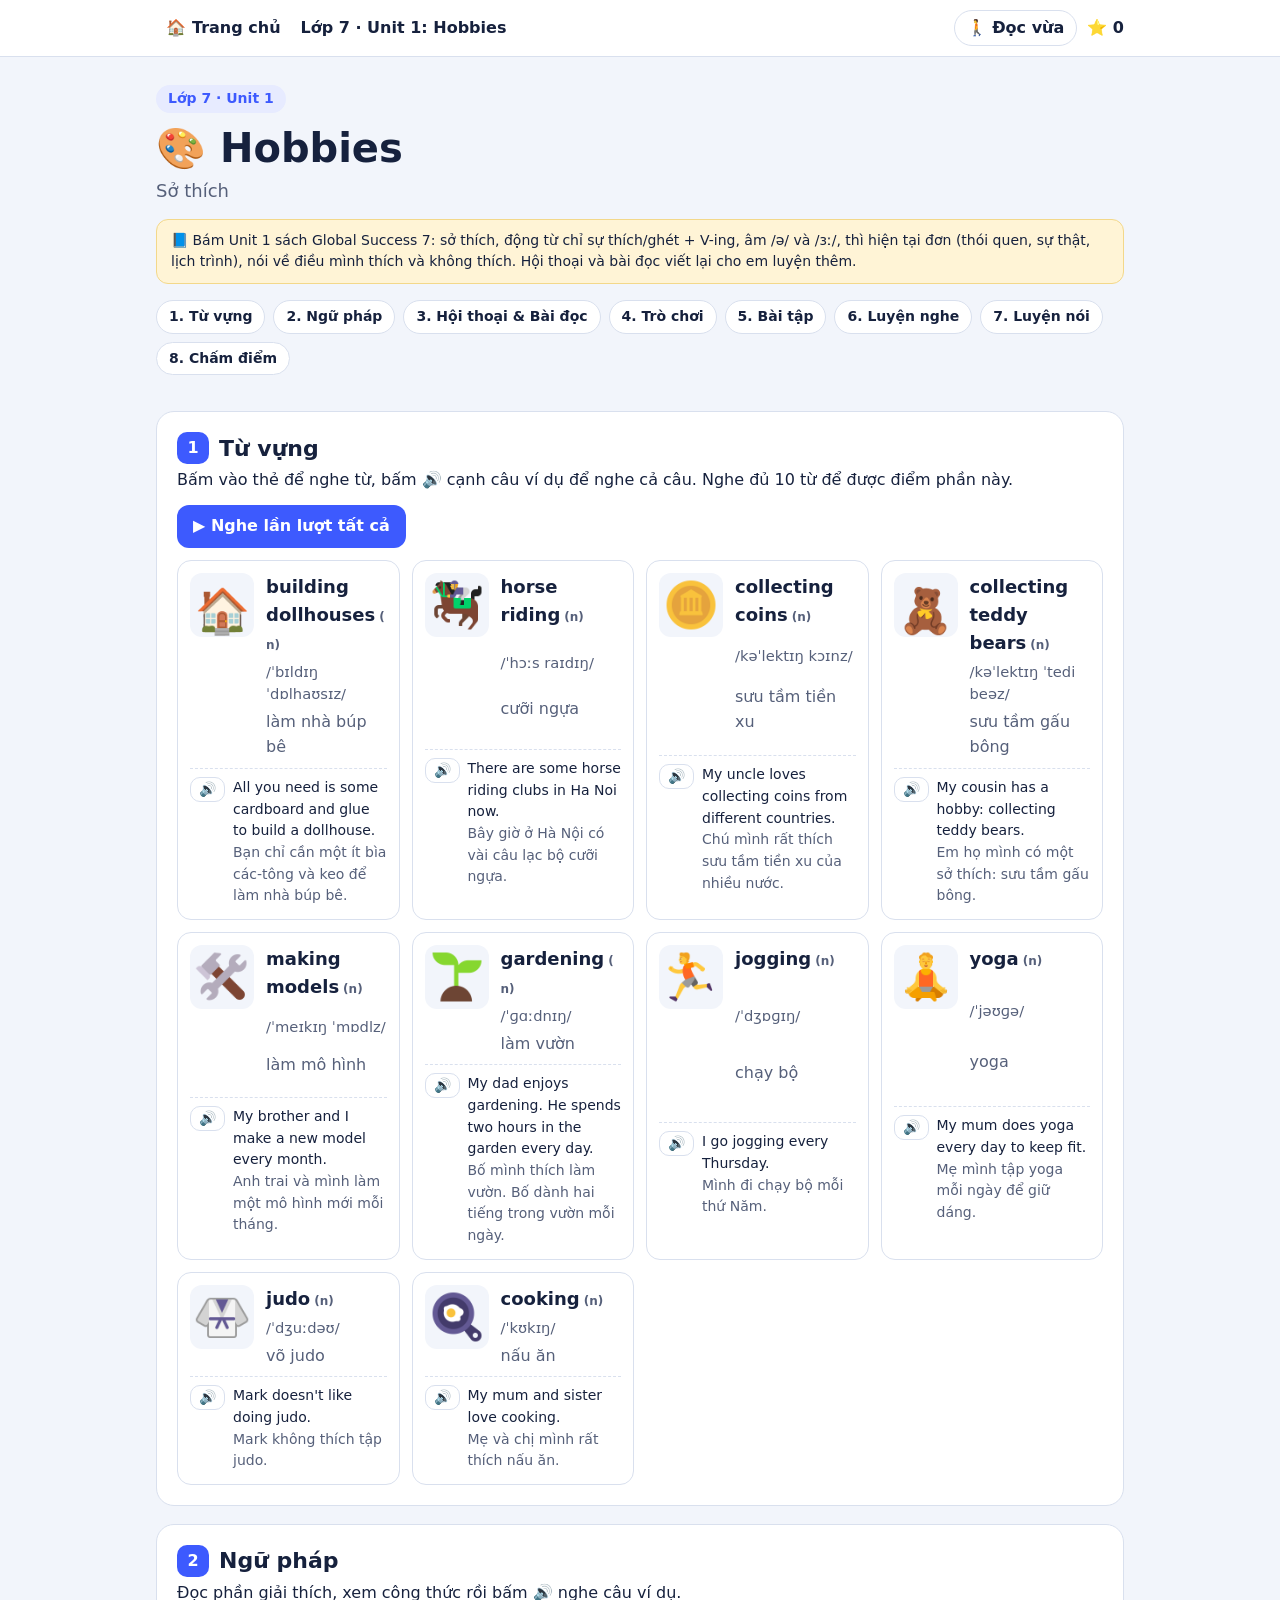
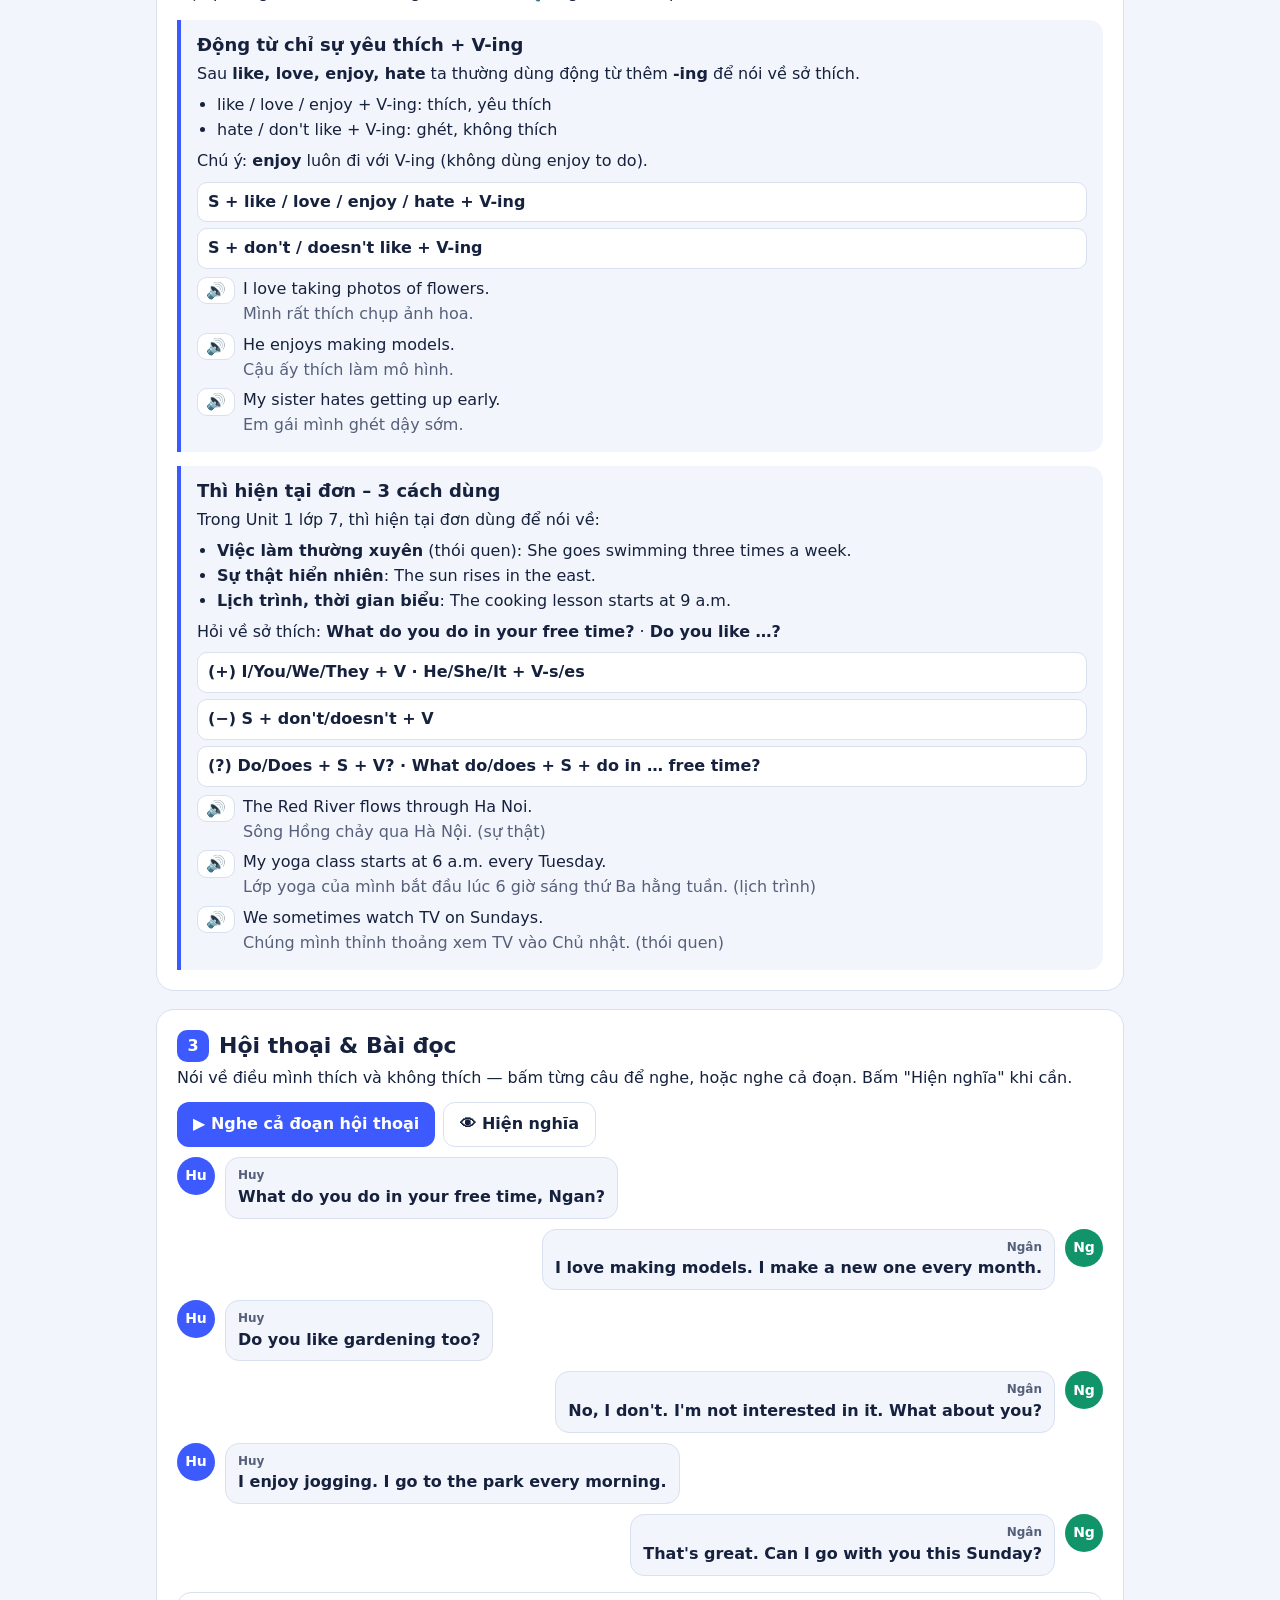
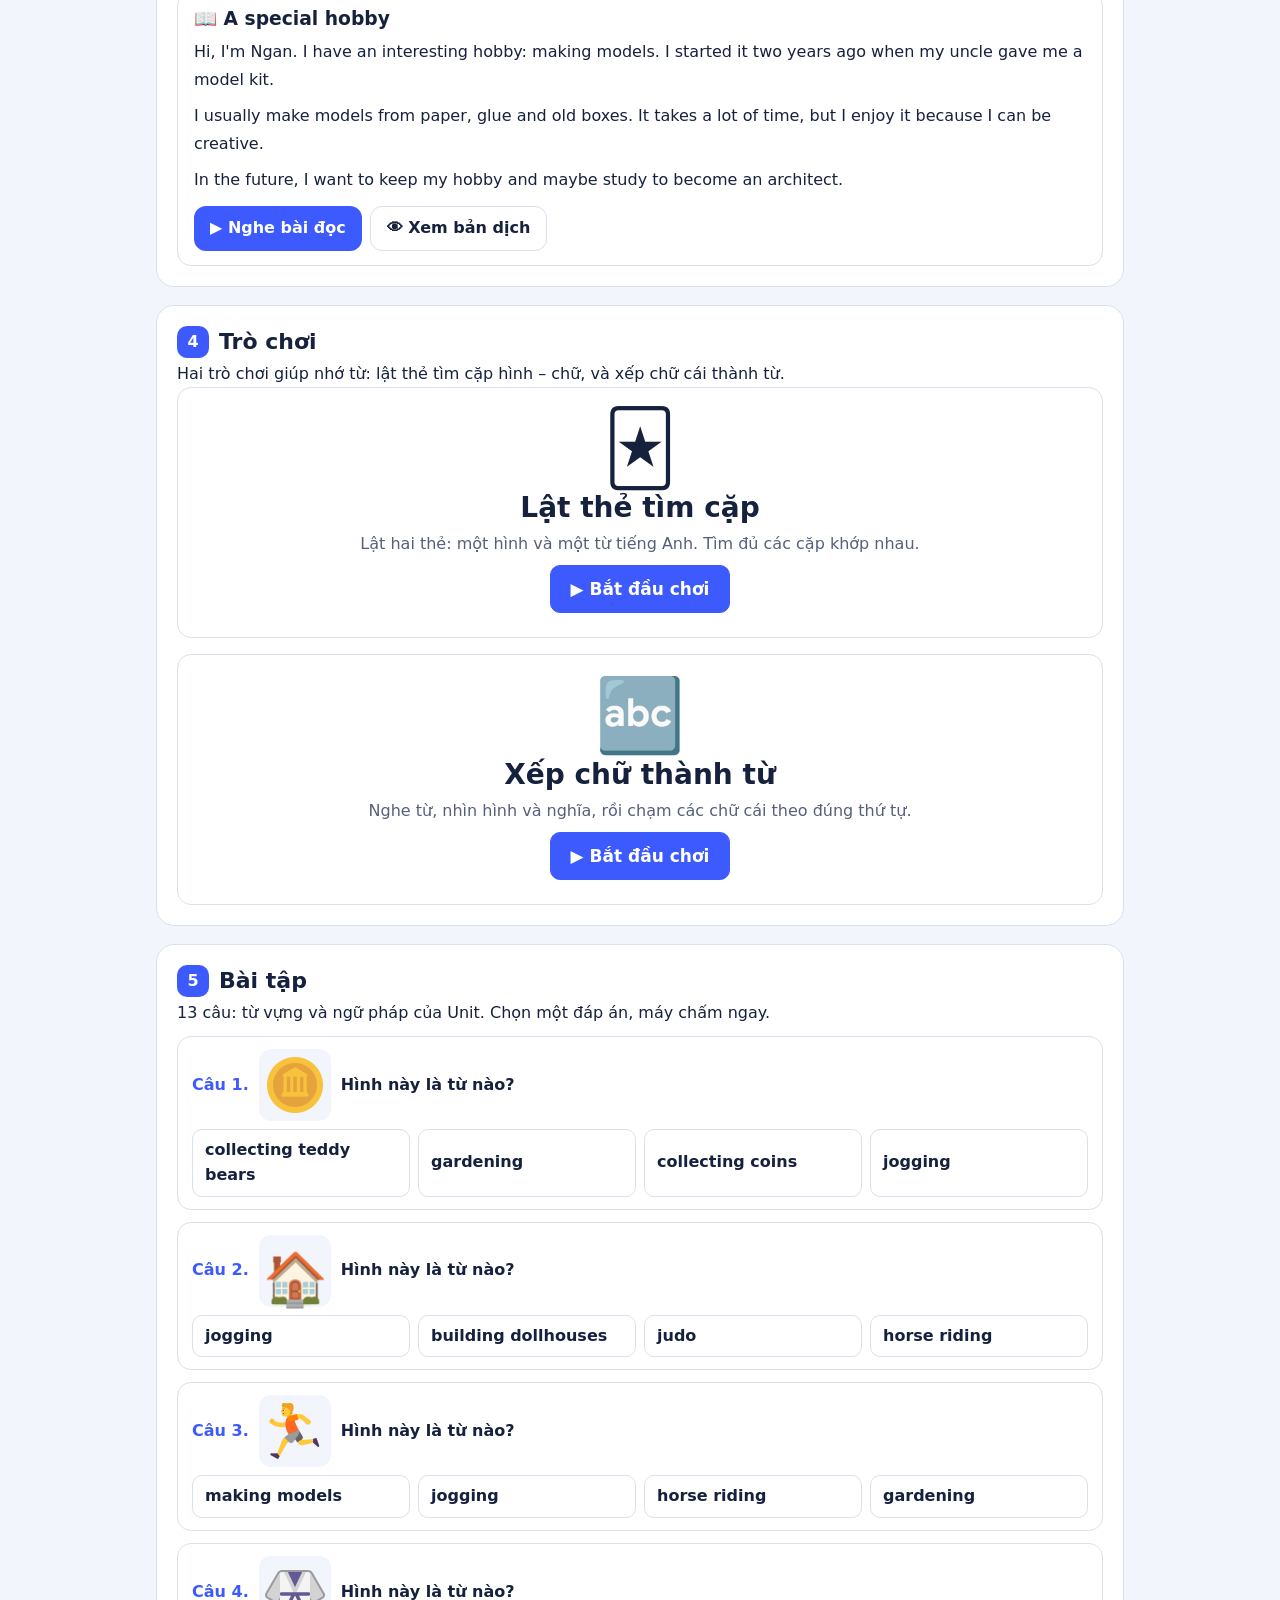
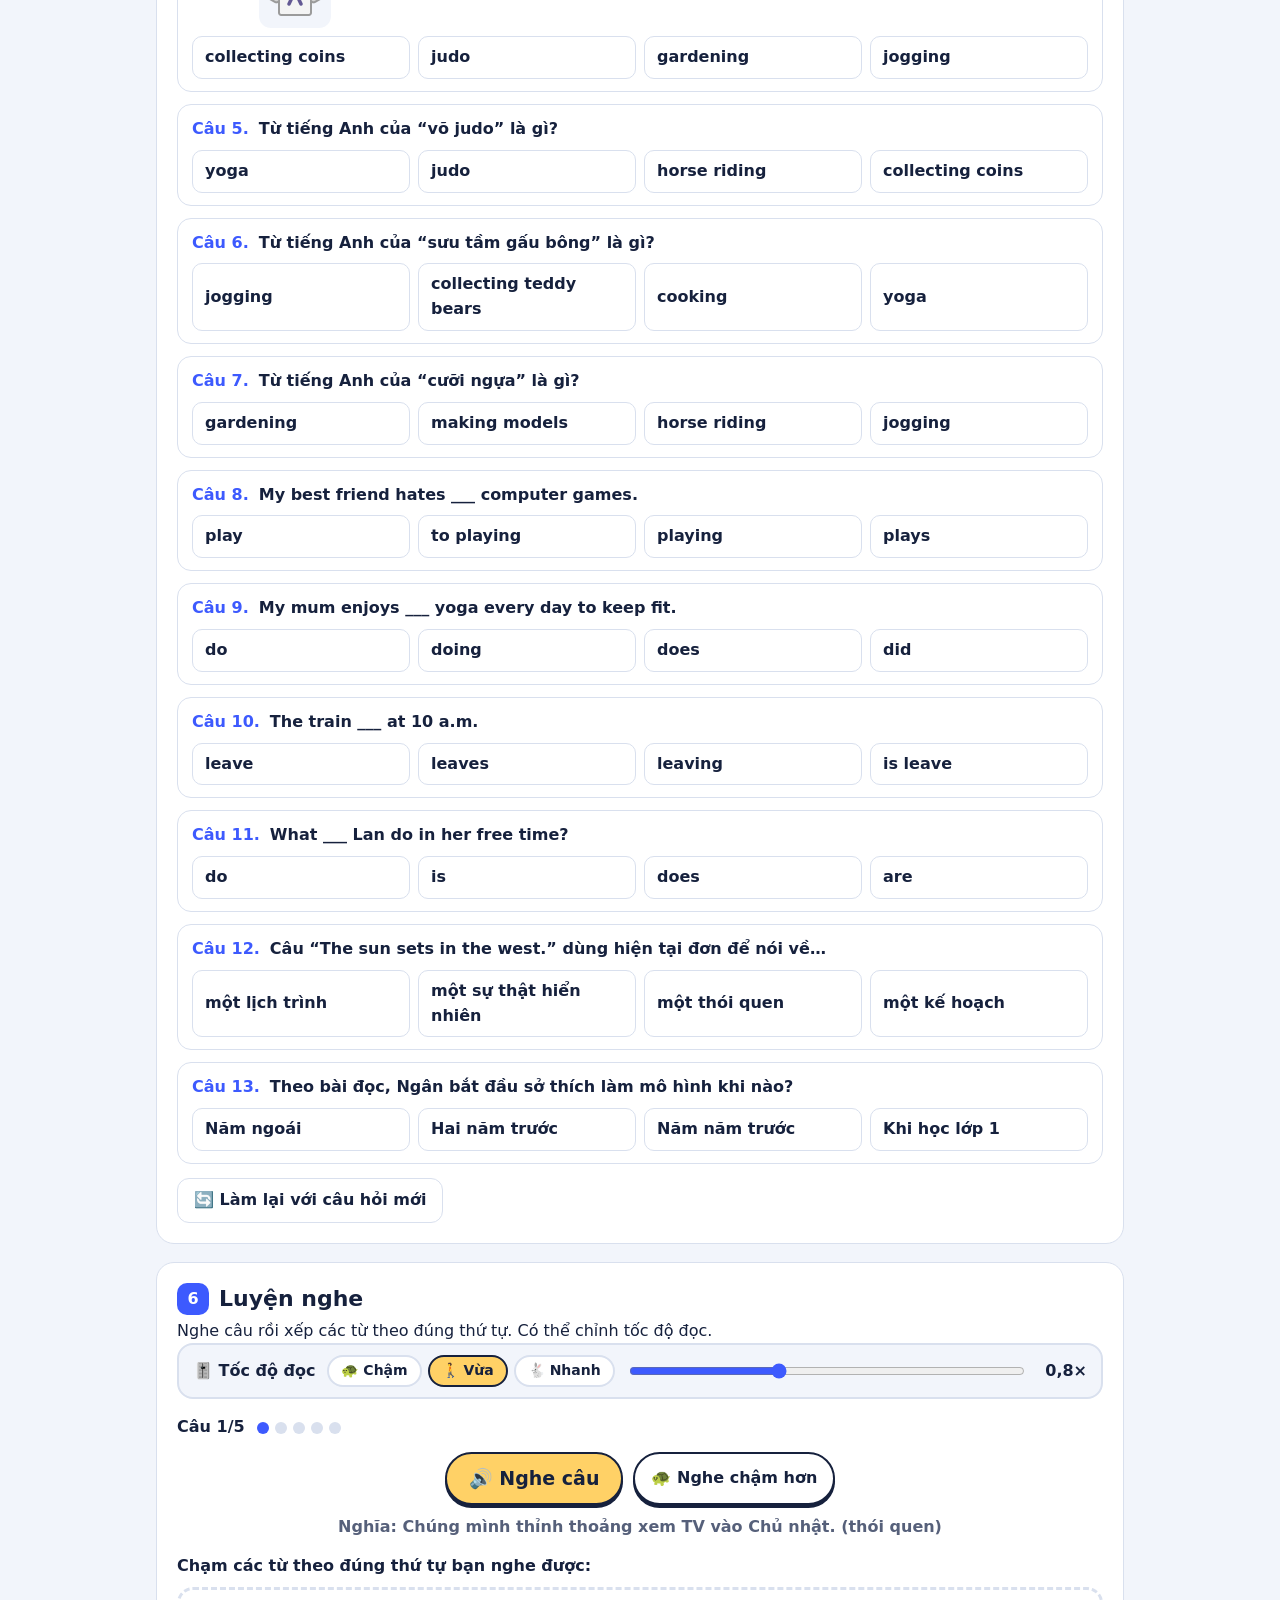
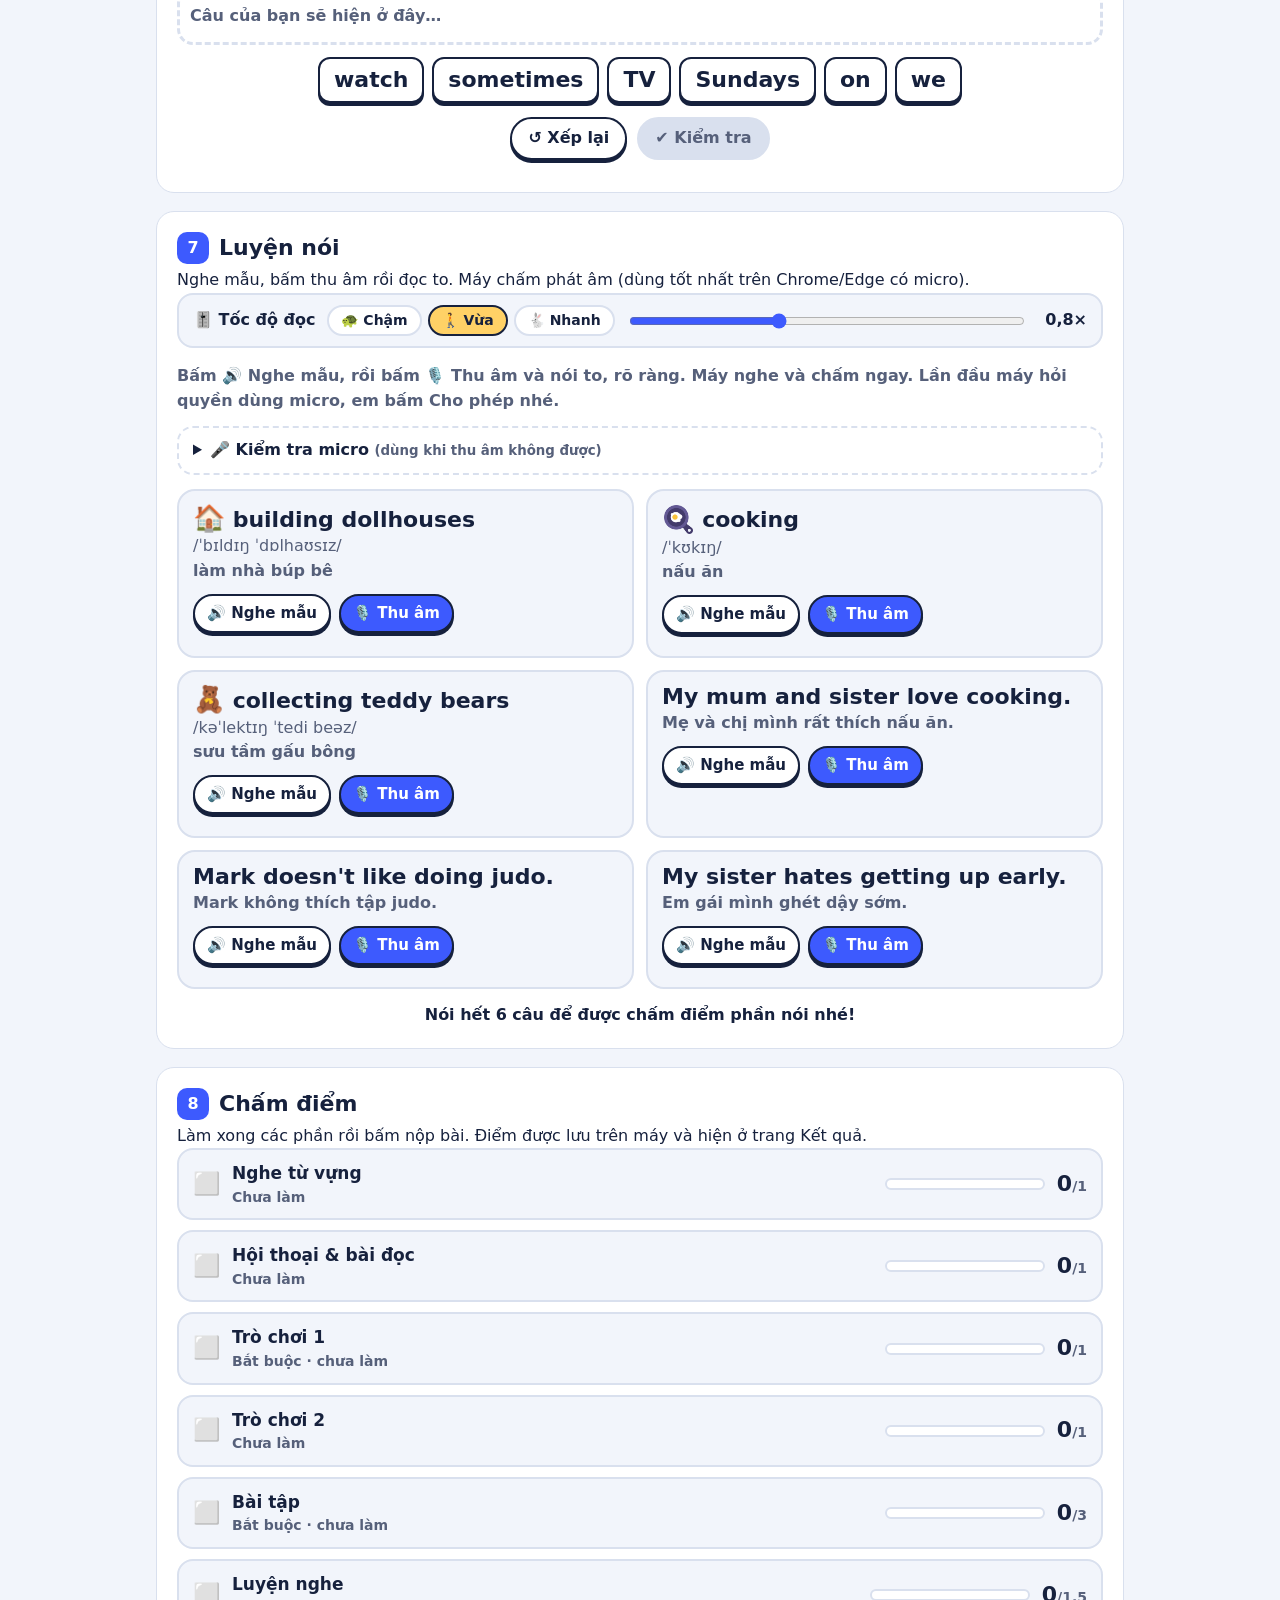
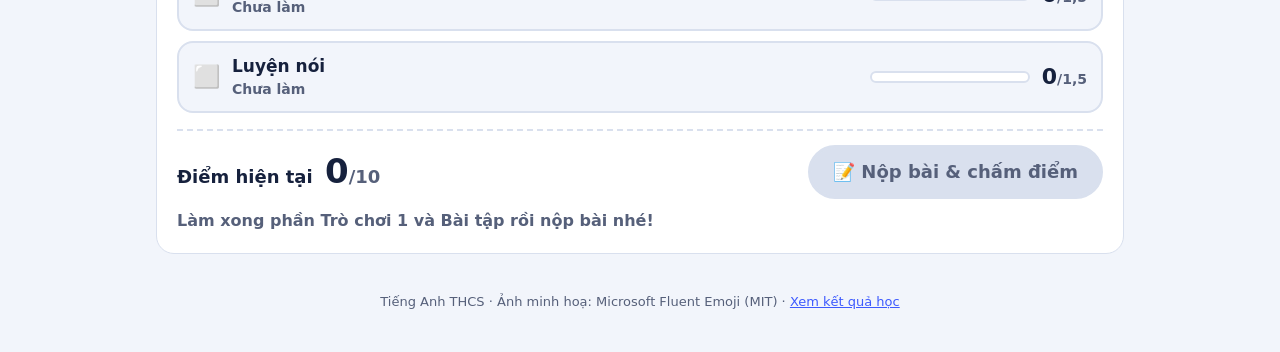
<file: 2026-11-26/lop7-unit01-hobbies.html>
<!doctype html>
<html lang="vi">
<head>
<meta charset="utf-8">
<meta name="viewport" content="width=device-width, initial-scale=1">
<title>Lớp 7 · Unit 1: Hobbies</title>
<meta name="description" content="Sở thích — Tiếng Anh lớp 7, Unit 1">
<link rel="stylesheet" href="../common/lesson.css">
<link rel="manifest" href="../manifest.webmanifest">
<link rel="icon" type="image/png" sizes="32x32" href="../icons/icon-32.png">
<link rel="apple-touch-icon" href="../icons/icon-180.png">
</head>
<body>
<div id="app"></div>
<script>window.LESSON = {
 "id": "lop7-unit01",
 "grade": 7,
 "unit": 1,
 "title": "Hobbies",
 "vi": "Sở thích",
 "emoji": "🎨",
 "date": "2026-11-26",
 "book": "Global Success 7 – Unit 1 (tr. 8–17)",
 "note": "Bám Unit 1 sách Global Success 7: sở thích, động từ chỉ sự thích/ghét + V-ing, âm /ə/ và /ɜː/, thì hiện tại đơn (thói quen, sự thật, lịch trình), nói về điều mình thích và không thích. Hội thoại và bài đọc viết lại cho em luyện thêm.",
 "vocab": [
  {
   "w": "building dollhouses",
   "pos": "n",
   "ipa": "/ˈbɪldɪŋ ˈdɒlhaʊsɪz/",
   "vi": "làm nhà búp bê",
   "emo": "🏠",
   "ex": "All you need is some cardboard and glue to build a dollhouse.",
   "exVi": "Bạn chỉ cần một ít bìa các-tông và keo để làm nhà búp bê."
  },
  {
   "w": "horse riding",
   "pos": "n",
   "ipa": "/ˈhɔːs raɪdɪŋ/",
   "vi": "cưỡi ngựa",
   "ex": "There are some horse riding clubs in Ha Noi now.",
   "exVi": "Bây giờ ở Hà Nội có vài câu lạc bộ cưỡi ngựa.",
   "pic": "../img/04_hobbies/horse-riding.png"
  },
  {
   "w": "collecting coins",
   "pos": "n",
   "ipa": "/kəˈlektɪŋ kɔɪnz/",
   "vi": "sưu tầm tiền xu",
   "ex": "My uncle loves collecting coins from different countries.",
   "exVi": "Chú mình rất thích sưu tầm tiền xu của nhiều nước.",
   "pic": "../img/19_shopping/coin.png"
  },
  {
   "w": "collecting teddy bears",
   "pos": "n",
   "ipa": "/kəˈlektɪŋ ˈtedi beəz/",
   "vi": "sưu tầm gấu bông",
   "emo": "🧸",
   "ex": "My cousin has a hobby: collecting teddy bears.",
   "exVi": "Em họ mình có một sở thích: sưu tầm gấu bông."
  },
  {
   "w": "making models",
   "pos": "n",
   "ipa": "/ˈmeɪkɪŋ ˈmɒdlz/",
   "vi": "làm mô hình",
   "ex": "My brother and I make a new model every month.",
   "exVi": "Anh trai và mình làm một mô hình mới mỗi tháng.",
   "pic": "../img/04_hobbies/making-models.png"
  },
  {
   "w": "gardening",
   "pos": "n",
   "ipa": "/ˈɡɑːdnɪŋ/",
   "vi": "làm vườn",
   "ex": "My dad enjoys gardening. He spends two hours in the garden every day.",
   "exVi": "Bố mình thích làm vườn. Bố dành hai tiếng trong vườn mỗi ngày.",
   "pic": "../img/04_hobbies/gardening.png"
  },
  {
   "w": "jogging",
   "pos": "n",
   "ipa": "/ˈdʒɒɡɪŋ/",
   "vi": "chạy bộ",
   "ex": "I go jogging every Thursday.",
   "exVi": "Mình đi chạy bộ mỗi thứ Năm.",
   "pic": "../img/12_sports_games/running.png"
  },
  {
   "w": "yoga",
   "pos": "n",
   "ipa": "/ˈjəʊɡə/",
   "vi": "yoga",
   "ex": "My mum does yoga every day to keep fit.",
   "exVi": "Mẹ mình tập yoga mỗi ngày để giữ dáng.",
   "pic": "../img/05_healthy_living/yoga.png"
  },
  {
   "w": "judo",
   "pos": "n",
   "ipa": "/ˈdʒuːdəʊ/",
   "vi": "võ judo",
   "ex": "Mark doesn't like doing judo.",
   "exVi": "Mark không thích tập judo.",
   "pic": "../img/12_sports_games/karate.png"
  },
  {
   "w": "cooking",
   "pos": "n",
   "ipa": "/ˈkʊkɪŋ/",
   "vi": "nấu ăn",
   "ex": "My mum and sister love cooking.",
   "exVi": "Mẹ và chị mình rất thích nấu ăn.",
   "pic": "../img/04_hobbies/cooking.png"
  }
 ],
 "grammar": [
  {
   "title": "Động từ chỉ sự yêu thích + V-ing",
   "exp": "Sau <b>like, love, enjoy, hate<\/b> ta thường dùng động từ thêm <b>-ing<\/b> để nói về sở thích.<ul><li>like / love / enjoy + V-ing: thích, yêu thích<\/li><li>hate / don't like + V-ing: ghét, không thích<\/li><\/ul>Chú ý: <b>enjoy<\/b> luôn đi với V-ing (không dùng enjoy to do).",
   "forms": [
    "S + like / love / enjoy / hate + V-ing",
    "S + don't / doesn't like + V-ing"
   ],
   "examples": [
    {
     "en": "I love taking photos of flowers.",
     "vi": "Mình rất thích chụp ảnh hoa."
    },
    {
     "en": "He enjoys making models.",
     "vi": "Cậu ấy thích làm mô hình."
    },
    {
     "en": "My sister hates getting up early.",
     "vi": "Em gái mình ghét dậy sớm."
    }
   ]
  },
  {
   "title": "Thì hiện tại đơn – 3 cách dùng",
   "exp": "Trong Unit 1 lớp 7, thì hiện tại đơn dùng để nói về:<ul><li><b>Việc làm thường xuyên<\/b> (thói quen): She goes swimming three times a week.<\/li><li><b>Sự thật hiển nhiên<\/b>: The sun rises in the east.<\/li><li><b>Lịch trình, thời gian biểu<\/b>: The cooking lesson starts at 9 a.m.<\/li><\/ul>Hỏi về sở thích: <b>What do you do in your free time?<\/b> · <b>Do you like …?<\/b>",
   "forms": [
    "(+) I/You/We/They + V · He/She/It + V-s/es",
    "(−) S + don't/doesn't + V",
    "(?) Do/Does + S + V? · What do/does + S + do in … free time?"
   ],
   "examples": [
    {
     "en": "The Red River flows through Ha Noi.",
     "vi": "Sông Hồng chảy qua Hà Nội. (sự thật)"
    },
    {
     "en": "My yoga class starts at 6 a.m. every Tuesday.",
     "vi": "Lớp yoga của mình bắt đầu lúc 6 giờ sáng thứ Ba hằng tuần. (lịch trình)"
    },
    {
     "en": "We sometimes watch TV on Sundays.",
     "vi": "Chúng mình thỉnh thoảng xem TV vào Chủ nhật. (thói quen)"
    }
   ]
  }
 ],
 "dialog": {
  "title": "Nói về điều mình thích và không thích",
  "people": {
   "A": "Huy",
   "B": "Ngân"
  },
  "lines": [
   {
    "who": "A",
    "en": "What do you do in your free time, Ngan?",
    "vi": "Lúc rảnh bạn làm gì vậy Ngân?"
   },
   {
    "who": "B",
    "en": "I love making models. I make a new one every month.",
    "vi": "Mình rất thích làm mô hình. Mỗi tháng mình làm một cái mới."
   },
   {
    "who": "A",
    "en": "Do you like gardening too?",
    "vi": "Bạn có thích làm vườn không?"
   },
   {
    "who": "B",
    "en": "No, I don't. I'm not interested in it. What about you?",
    "vi": "Không, mình không thích. Mình không hứng thú với nó. Còn bạn?"
   },
   {
    "who": "A",
    "en": "I enjoy jogging. I go to the park every morning.",
    "vi": "Mình thích chạy bộ. Sáng nào mình cũng ra công viên."
   },
   {
    "who": "B",
    "en": "That's great. Can I go with you this Sunday?",
    "vi": "Hay quá. Chủ nhật này mình đi cùng được không?"
   }
  ]
 },
 "reading": {
  "title": "A special hobby",
  "en": [
   "Hi, I'm Ngan. I have an interesting hobby: making models. I started it two years ago when my uncle gave me a model kit.",
   "I usually make models from paper, glue and old boxes. It takes a lot of time, but I enjoy it because I can be creative.",
   "In the future, I want to keep my hobby and maybe study to become an architect."
  ],
  "vi": [
   "Chào các bạn, mình là Ngân. Mình có một sở thích thú vị: làm mô hình. Mình bắt đầu từ hai năm trước khi chú tặng mình một bộ lắp ráp mô hình.",
   "Mình thường làm mô hình từ giấy, keo dán và hộp cũ. Việc này mất nhiều thời gian nhưng mình thích vì được sáng tạo.",
   "Trong tương lai, mình muốn giữ sở thích này và có thể học để trở thành kiến trúc sư."
  ]
 },
 "quiz": [
  {
   "q": "My best friend hates ___ computer games.",
   "opts": [
    "play",
    "to playing",
    "playing",
    "plays"
   ],
   "a": 2,
   "why": "hate + V-ing → playing."
  },
  {
   "q": "My mum enjoys ___ yoga every day to keep fit.",
   "opts": [
    "do",
    "doing",
    "does",
    "did"
   ],
   "a": 1,
   "why": "enjoy + V-ing → doing."
  },
  {
   "q": "The train ___ at 10 a.m.",
   "opts": [
    "leave",
    "leaves",
    "leaving",
    "is leave"
   ],
   "a": 1,
   "why": "Lịch trình → hiện tại đơn; the train = it → leaves."
  },
  {
   "q": "What ___ Lan do in her free time?",
   "opts": [
    "do",
    "is",
    "does",
    "are"
   ],
   "a": 2,
   "why": "Lan = she → câu hỏi dùng does."
  },
  {
   "q": "Câu “The sun sets in the west.” dùng hiện tại đơn để nói về…",
   "opts": [
    "một lịch trình",
    "một sự thật hiển nhiên",
    "một thói quen",
    "một kế hoạch"
   ],
   "a": 1,
   "why": "Mặt trời lặn ở hướng tây là sự thật hiển nhiên."
  },
  {
   "q": "Theo bài đọc, Ngân bắt đầu sở thích làm mô hình khi nào?",
   "opts": [
    "Năm ngoái",
    "Hai năm trước",
    "Năm năm trước",
    "Khi học lớp 1"
   ],
   "a": 1,
   "why": "“I started it two years ago…”"
  }
 ]
};</script>
<script src="../config.js"></script>
<script src="../common/tracker.js"></script>
<script src="../common/practice.js"></script>
<script src="../common/games.js"></script>
<script src="../common/lesson.js"></script>
</body>
</html>
</file>
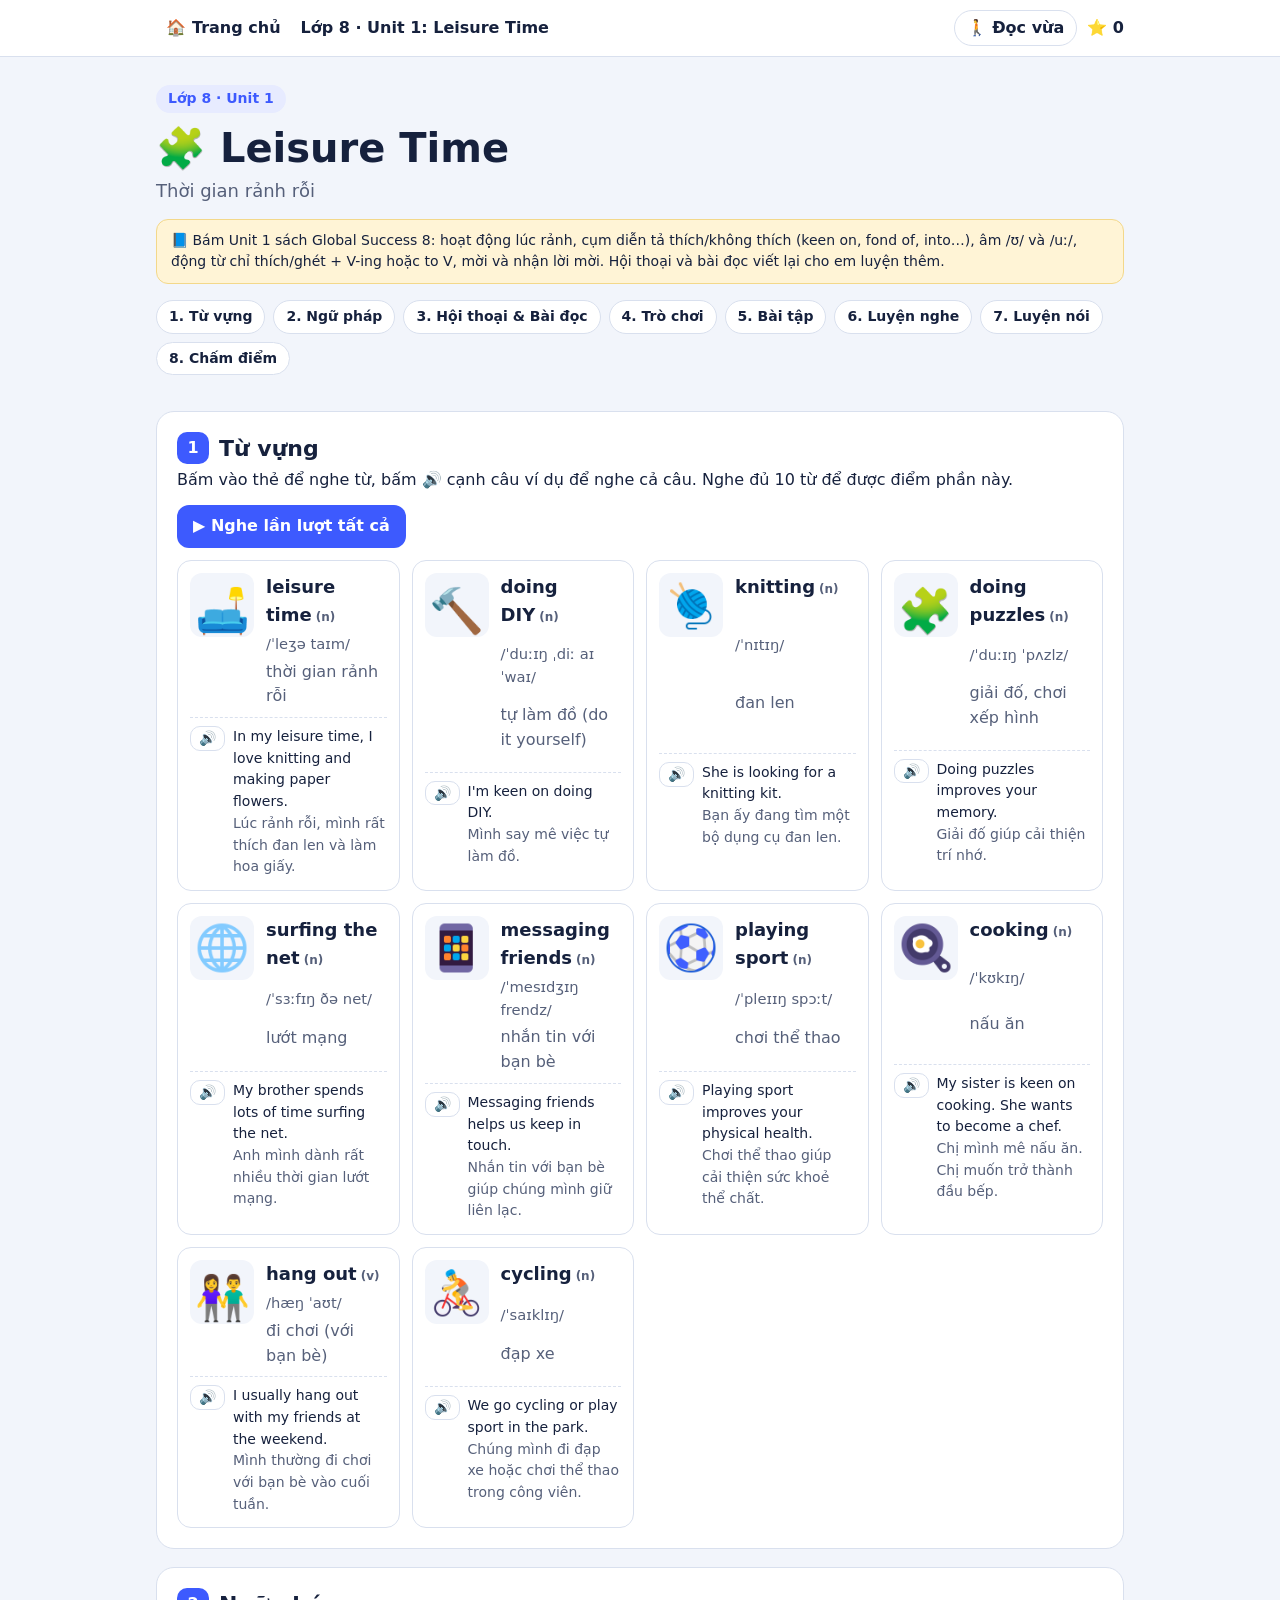
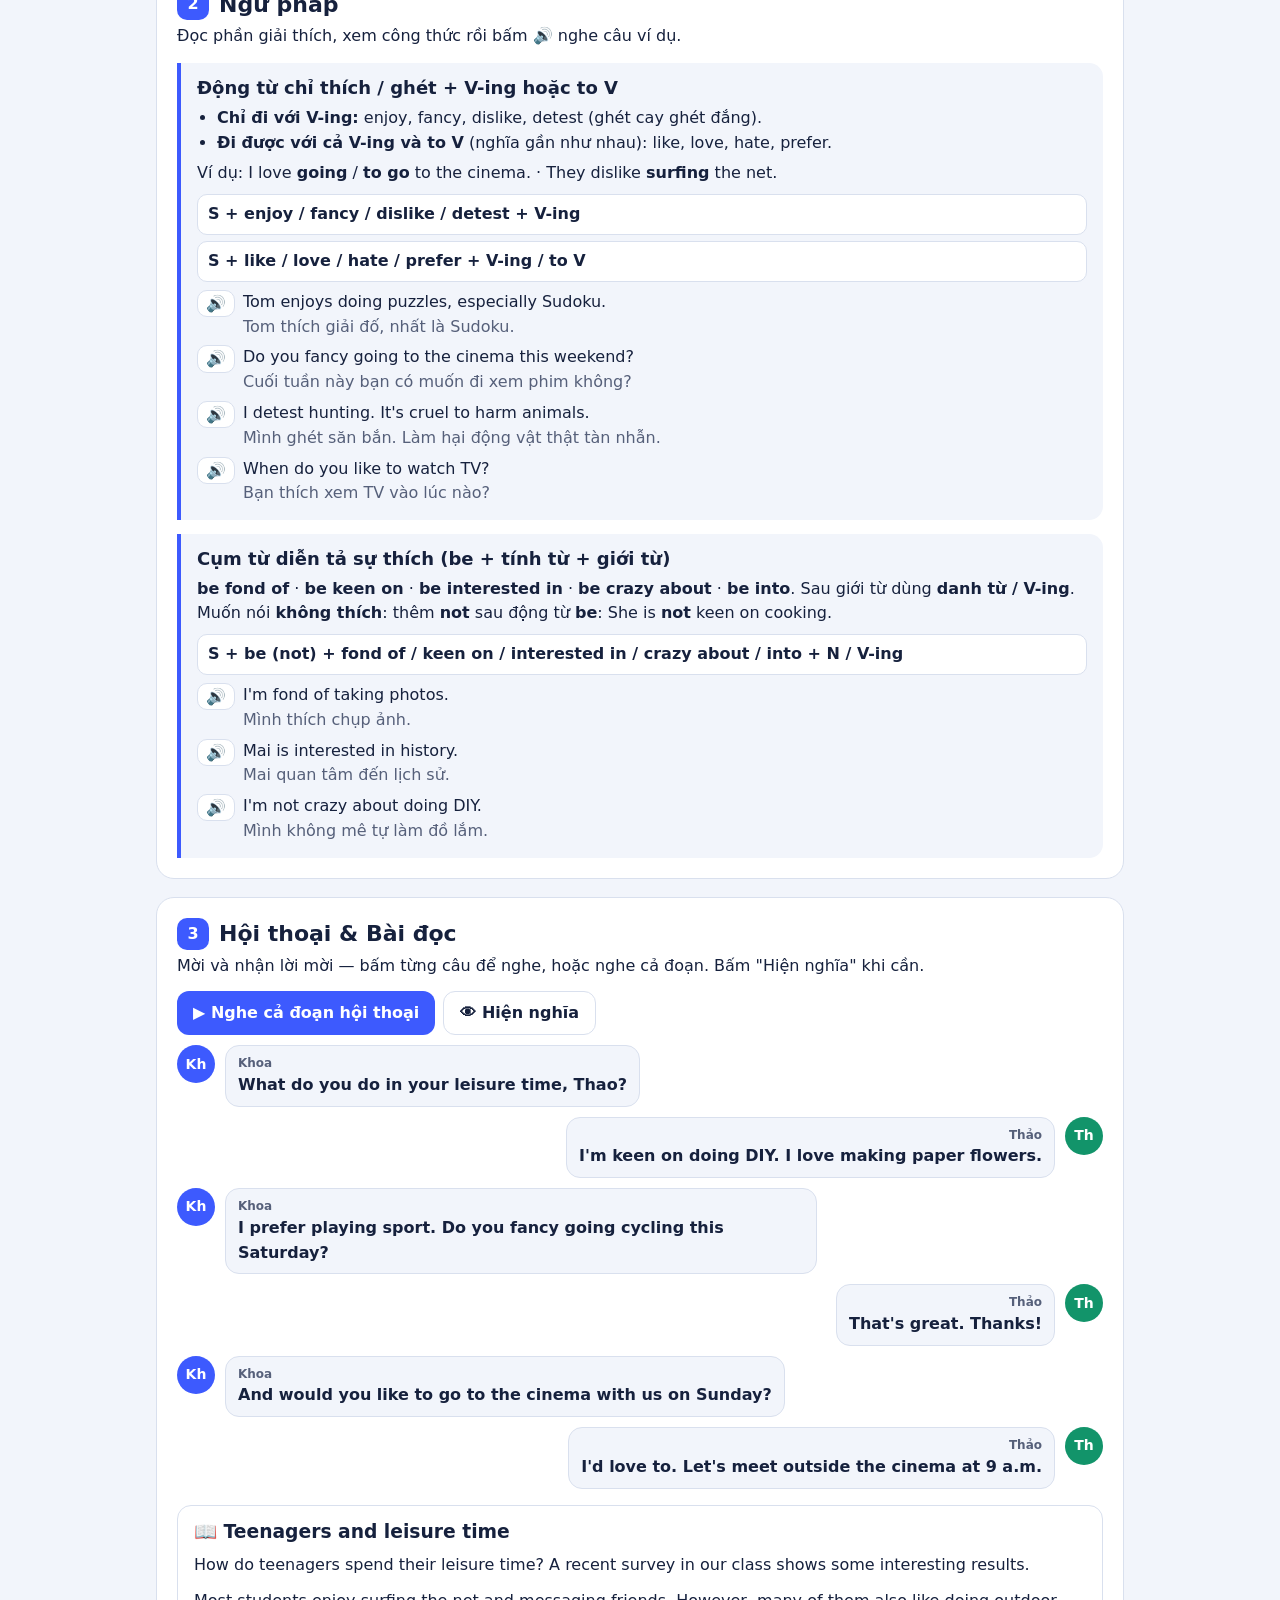
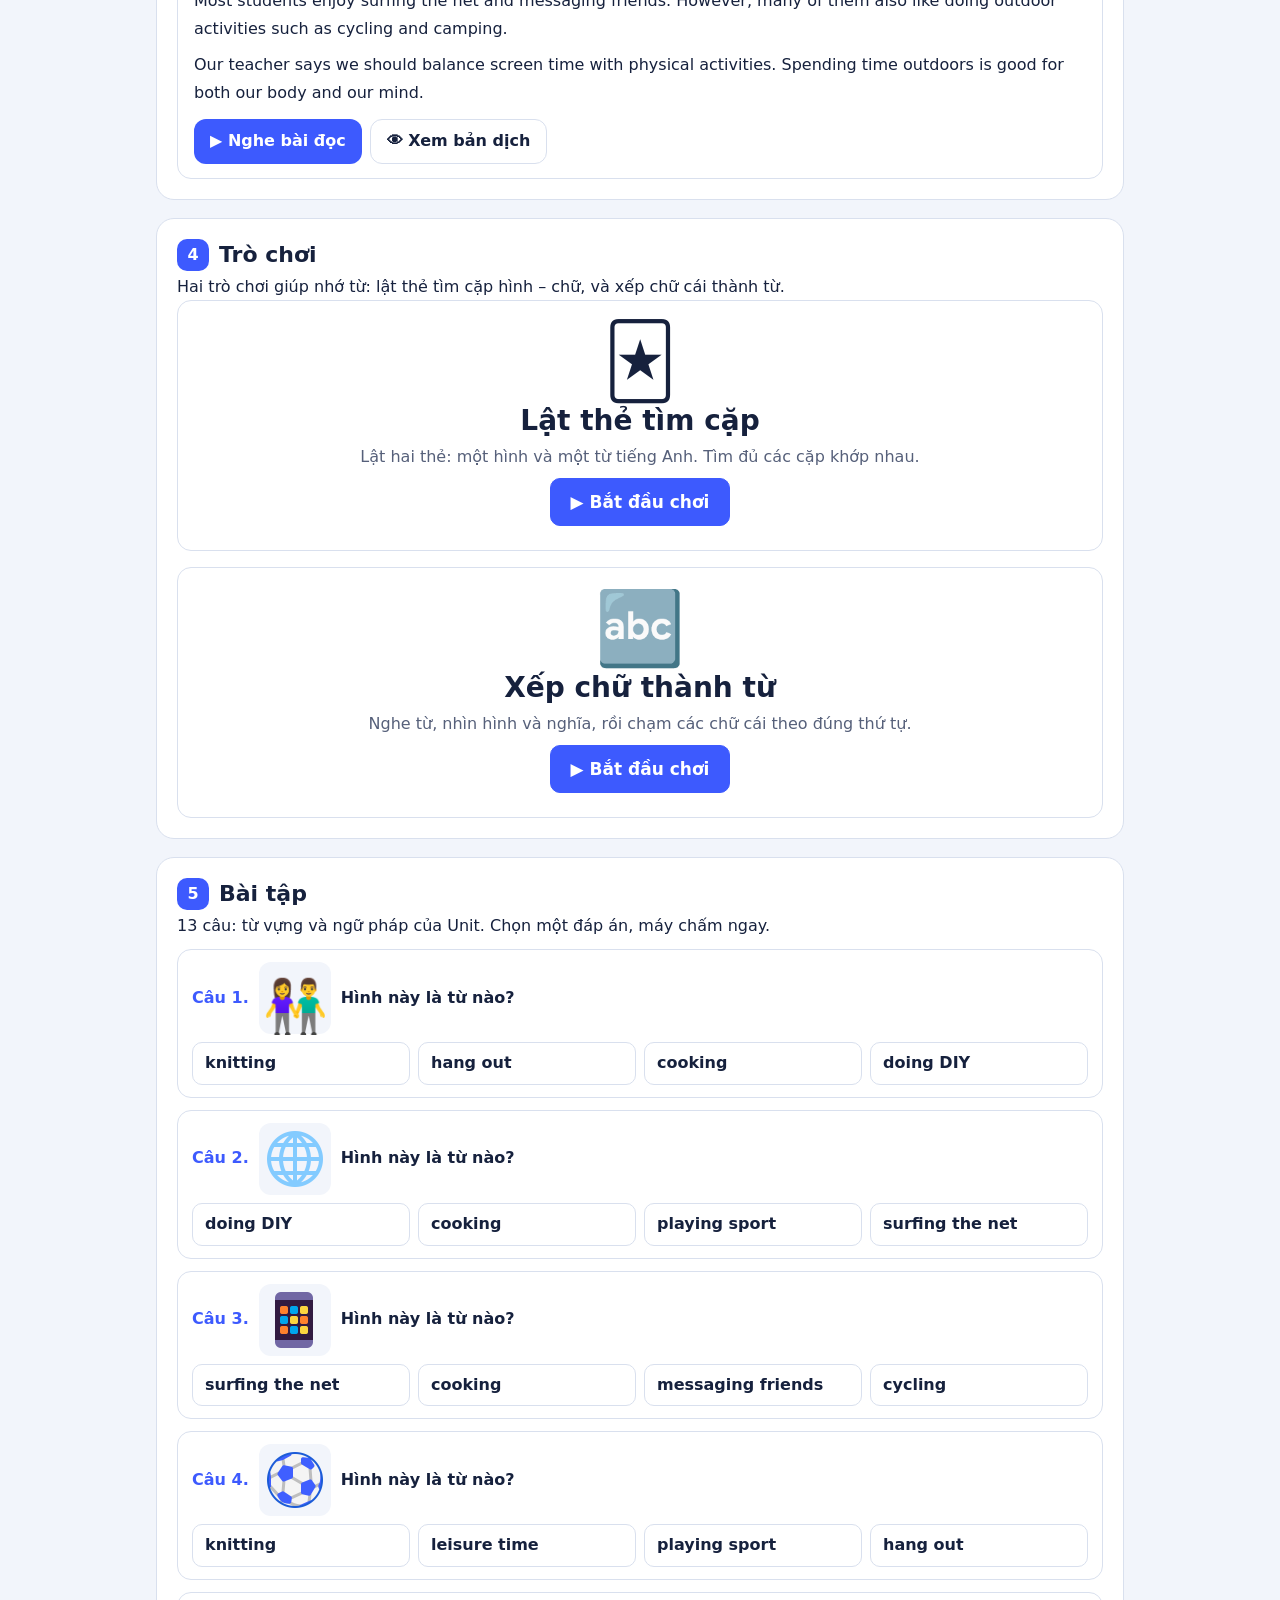
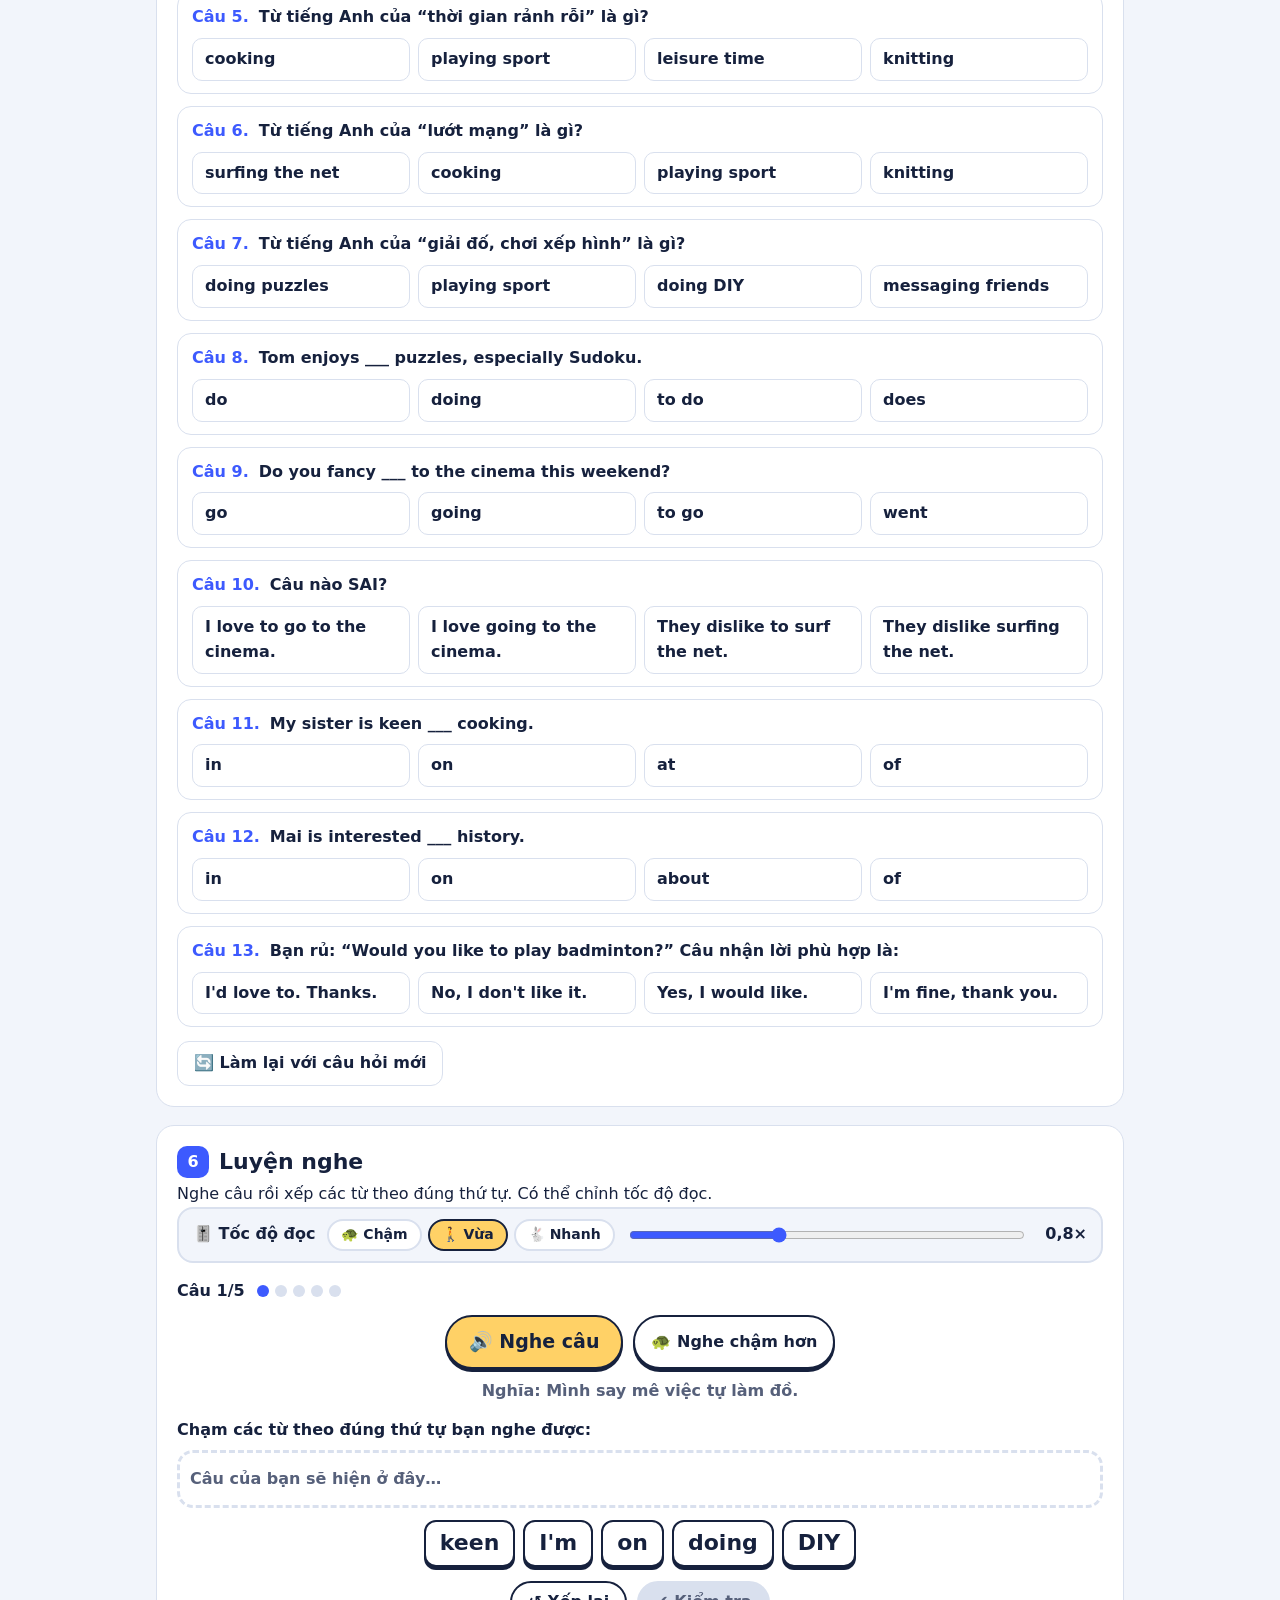
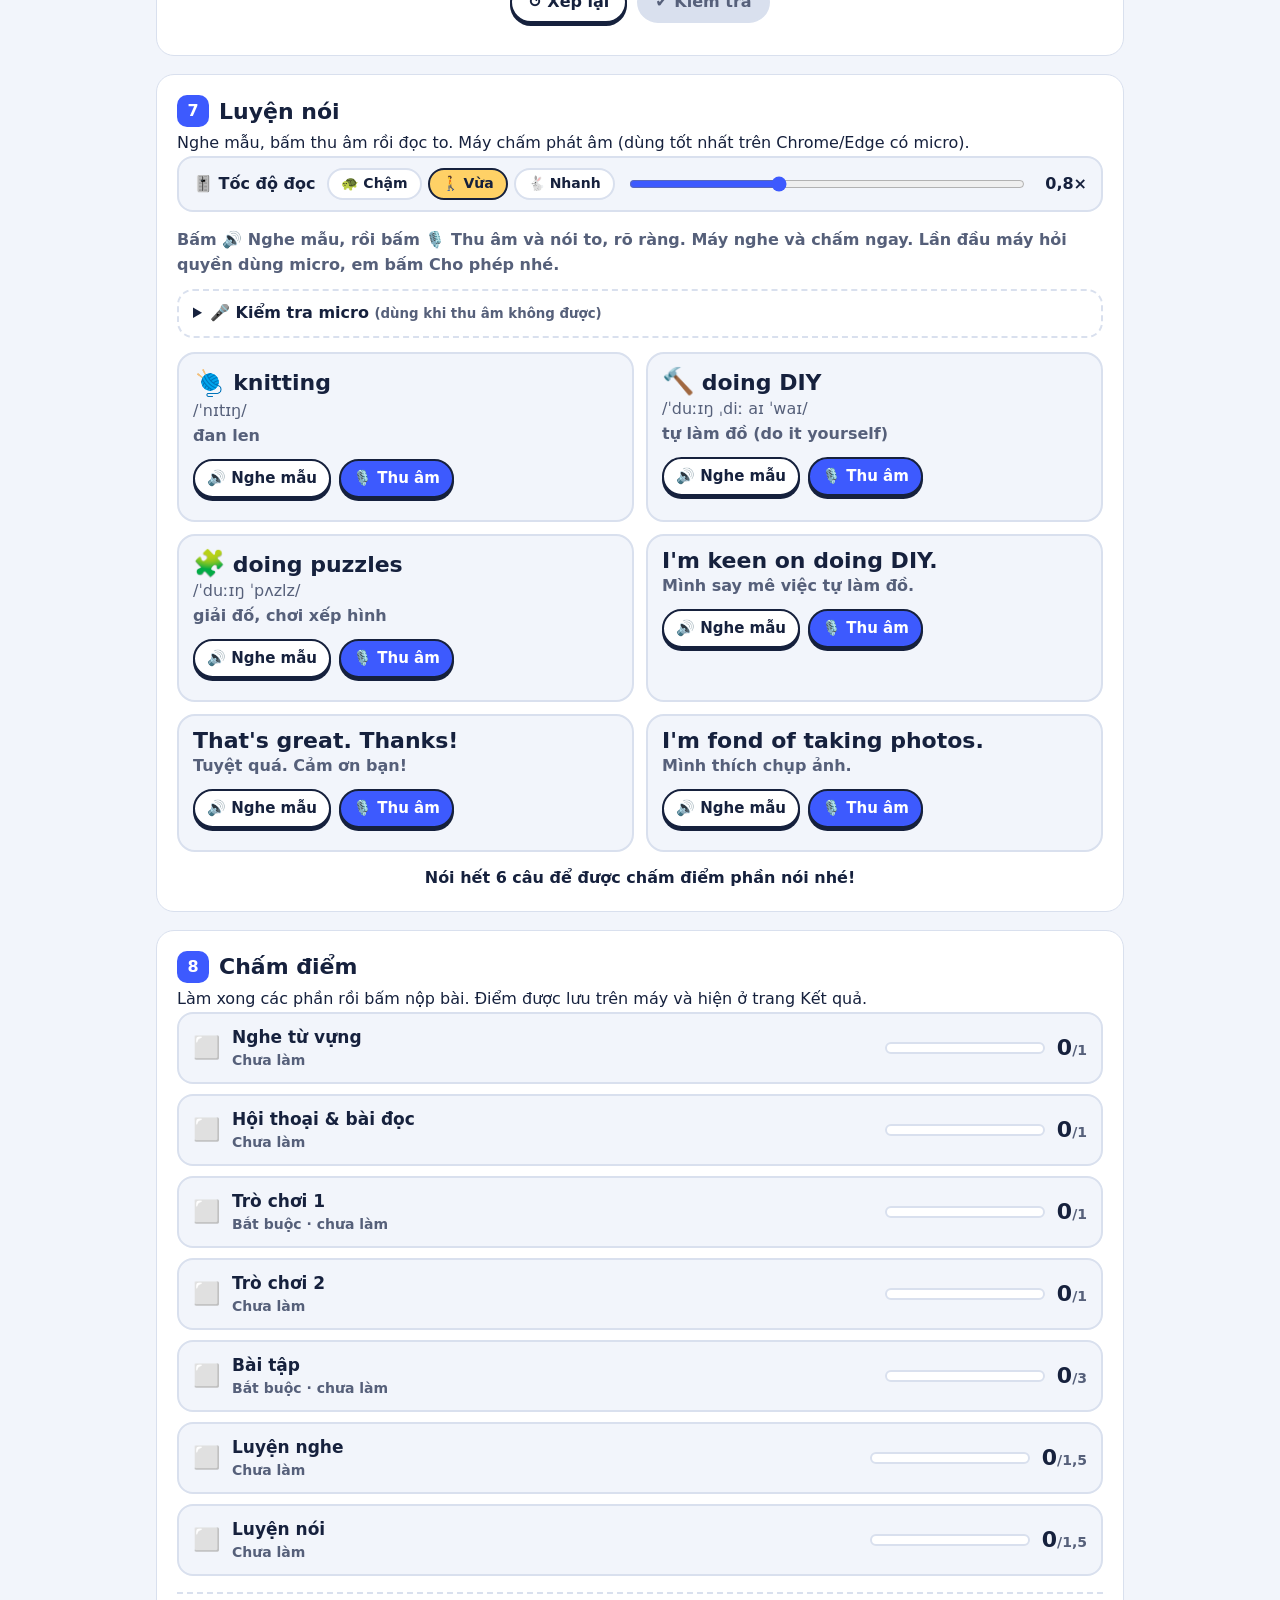
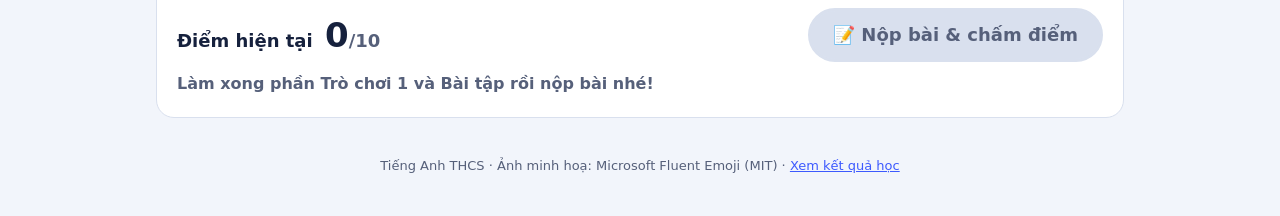
<file: 2026-11-26/lop8-unit01-leisure-time.html>
<!doctype html>
<html lang="vi">
<head>
<meta charset="utf-8">
<meta name="viewport" content="width=device-width, initial-scale=1">
<title>Lớp 8 · Unit 1: Leisure Time</title>
<meta name="description" content="Thời gian rảnh rỗi — Tiếng Anh lớp 8, Unit 1">
<link rel="stylesheet" href="../common/lesson.css">
<link rel="manifest" href="../manifest.webmanifest">
<link rel="icon" type="image/png" sizes="32x32" href="../icons/icon-32.png">
<link rel="apple-touch-icon" href="../icons/icon-180.png">
</head>
<body>
<div id="app"></div>
<script>window.LESSON = {
 "id": "lop8-unit01",
 "grade": 8,
 "unit": 1,
 "title": "Leisure Time",
 "vi": "Thời gian rảnh rỗi",
 "emoji": "🧩",
 "date": "2026-11-26",
 "book": "Global Success 8 – Unit 1 (tr. 8–17)",
 "note": "Bám Unit 1 sách Global Success 8: hoạt động lúc rảnh, cụm diễn tả thích/không thích (keen on, fond of, into…), âm /ʊ/ và /uː/, động từ chỉ thích/ghét + V-ing hoặc to V, mời và nhận lời mời. Hội thoại và bài đọc viết lại cho em luyện thêm.",
 "vocab": [
  {
   "w": "leisure time",
   "pos": "n",
   "ipa": "/ˈleʒə taɪm/",
   "vi": "thời gian rảnh rỗi",
   "emo": "🛋️",
   "ex": "In my leisure time, I love knitting and making paper flowers.",
   "exVi": "Lúc rảnh rỗi, mình rất thích đan len và làm hoa giấy."
  },
  {
   "w": "doing DIY",
   "pos": "n",
   "ipa": "/ˈduːɪŋ ˌdiː aɪ ˈwaɪ/",
   "vi": "tự làm đồ (do it yourself)",
   "emo": "🔨",
   "ex": "I'm keen on doing DIY.",
   "exVi": "Mình say mê việc tự làm đồ."
  },
  {
   "w": "knitting",
   "pos": "n",
   "ipa": "/ˈnɪtɪŋ/",
   "vi": "đan len",
   "ex": "She is looking for a knitting kit.",
   "exVi": "Bạn ấy đang tìm một bộ dụng cụ đan len.",
   "pic": "../img/04_hobbies/knitting.png"
  },
  {
   "w": "doing puzzles",
   "pos": "n",
   "ipa": "/ˈduːɪŋ ˈpʌzlz/",
   "vi": "giải đố, chơi xếp hình",
   "emo": "🧩",
   "ex": "Doing puzzles improves your memory.",
   "exVi": "Giải đố giúp cải thiện trí nhớ."
  },
  {
   "w": "surfing the net",
   "pos": "n",
   "ipa": "/ˈsɜːfɪŋ ðə net/",
   "vi": "lướt mạng",
   "ex": "My brother spends lots of time surfing the net.",
   "exVi": "Anh mình dành rất nhiều thời gian lướt mạng.",
   "pic": "../img/17_technology/internet.png"
  },
  {
   "w": "messaging friends",
   "pos": "n",
   "ipa": "/ˈmesɪdʒɪŋ frendz/",
   "vi": "nhắn tin với bạn bè",
   "ex": "Messaging friends helps us keep in touch.",
   "exVi": "Nhắn tin với bạn bè giúp chúng mình giữ liên lạc.",
   "pic": "../img/17_technology/smartphone.png"
  },
  {
   "w": "playing sport",
   "pos": "n",
   "ipa": "/ˈpleɪɪŋ spɔːt/",
   "vi": "chơi thể thao",
   "ex": "Playing sport improves your physical health.",
   "exVi": "Chơi thể thao giúp cải thiện sức khoẻ thể chất.",
   "pic": "../img/12_sports_games/football.png"
  },
  {
   "w": "cooking",
   "pos": "n",
   "ipa": "/ˈkʊkɪŋ/",
   "vi": "nấu ăn",
   "ex": "My sister is keen on cooking. She wants to become a chef.",
   "exVi": "Chị mình mê nấu ăn. Chị muốn trở thành đầu bếp.",
   "pic": "../img/04_hobbies/cooking.png"
  },
  {
   "w": "hang out",
   "pos": "v",
   "ipa": "/hæŋ ˈaʊt/",
   "vi": "đi chơi (với bạn bè)",
   "emo": "👫",
   "ex": "I usually hang out with my friends at the weekend.",
   "exVi": "Mình thường đi chơi với bạn bè vào cuối tuần."
  },
  {
   "w": "cycling",
   "pos": "n",
   "ipa": "/ˈsaɪklɪŋ/",
   "vi": "đạp xe",
   "ex": "We go cycling or play sport in the park.",
   "exVi": "Chúng mình đi đạp xe hoặc chơi thể thao trong công viên.",
   "pic": "../img/12_sports_games/cycling.png"
  }
 ],
 "grammar": [
  {
   "title": "Động từ chỉ thích / ghét + V-ing hoặc to V",
   "exp": "<ul><li><b>Chỉ đi với V-ing:<\/b> enjoy, fancy, dislike, detest (ghét cay ghét đắng).<\/li><li><b>Đi được với cả V-ing và to V<\/b> (nghĩa gần như nhau): like, love, hate, prefer.<\/li><\/ul>Ví dụ: I love <b>going<\/b> / <b>to go<\/b> to the cinema. · They dislike <b>surfing<\/b> the net.",
   "forms": [
    "S + enjoy / fancy / dislike / detest + V-ing",
    "S + like / love / hate / prefer + V-ing / to V"
   ],
   "examples": [
    {
     "en": "Tom enjoys doing puzzles, especially Sudoku.",
     "vi": "Tom thích giải đố, nhất là Sudoku."
    },
    {
     "en": "Do you fancy going to the cinema this weekend?",
     "vi": "Cuối tuần này bạn có muốn đi xem phim không?"
    },
    {
     "en": "I detest hunting. It's cruel to harm animals.",
     "vi": "Mình ghét săn bắn. Làm hại động vật thật tàn nhẫn."
    },
    {
     "en": "When do you like to watch TV?",
     "vi": "Bạn thích xem TV vào lúc nào?"
    }
   ]
  },
  {
   "title": "Cụm từ diễn tả sự thích (be + tính từ + giới từ)",
   "exp": "<b>be fond of<\/b> · <b>be keen on<\/b> · <b>be interested in<\/b> · <b>be crazy about<\/b> · <b>be into<\/b>. Sau giới từ dùng <b>danh từ / V-ing<\/b>.<br>Muốn nói <b>không thích<\/b>: thêm <b>not<\/b> sau động từ <b>be<\/b>: She is <b>not<\/b> keen on cooking.",
   "forms": [
    "S + be (not) + fond of / keen on / interested in / crazy about / into + N / V-ing"
   ],
   "examples": [
    {
     "en": "I'm fond of taking photos.",
     "vi": "Mình thích chụp ảnh."
    },
    {
     "en": "Mai is interested in history.",
     "vi": "Mai quan tâm đến lịch sử."
    },
    {
     "en": "I'm not crazy about doing DIY.",
     "vi": "Mình không mê tự làm đồ lắm."
    }
   ]
  }
 ],
 "dialog": {
  "title": "Mời và nhận lời mời",
  "people": {
   "A": "Khoa",
   "B": "Thảo"
  },
  "lines": [
   {
    "who": "A",
    "en": "What do you do in your leisure time, Thao?",
    "vi": "Lúc rảnh bạn làm gì vậy Thảo?"
   },
   {
    "who": "B",
    "en": "I'm keen on doing DIY. I love making paper flowers.",
    "vi": "Mình mê tự làm đồ. Mình rất thích làm hoa giấy."
   },
   {
    "who": "A",
    "en": "I prefer playing sport. Do you fancy going cycling this Saturday?",
    "vi": "Mình thích chơi thể thao hơn. Thứ Bảy này bạn có muốn đi đạp xe không?"
   },
   {
    "who": "B",
    "en": "That's great. Thanks!",
    "vi": "Tuyệt quá. Cảm ơn bạn!"
   },
   {
    "who": "A",
    "en": "And would you like to go to the cinema with us on Sunday?",
    "vi": "Thế Chủ nhật bạn có muốn đi xem phim với bọn mình không?"
   },
   {
    "who": "B",
    "en": "I'd love to. Let's meet outside the cinema at 9 a.m.",
    "vi": "Mình rất muốn. Hẹn gặp trước rạp lúc 9 giờ sáng nhé."
   }
  ]
 },
 "reading": {
  "title": "Teenagers and leisure time",
  "en": [
   "How do teenagers spend their leisure time? A recent survey in our class shows some interesting results.",
   "Most students enjoy surfing the net and messaging friends. However, many of them also like doing outdoor activities such as cycling and camping.",
   "Our teacher says we should balance screen time with physical activities. Spending time outdoors is good for both our body and our mind."
  ],
  "vi": [
   "Các bạn tuổi teen dùng thời gian rảnh như thế nào? Một cuộc khảo sát gần đây trong lớp mình cho thấy vài kết quả thú vị.",
   "Hầu hết học sinh thích lướt mạng và nhắn tin với bạn bè. Tuy nhiên, nhiều bạn cũng thích các hoạt động ngoài trời như đạp xe và cắm trại.",
   "Cô giáo nói chúng mình nên cân bằng thời gian dùng màn hình với hoạt động thể chất. Dành thời gian ngoài trời tốt cho cả cơ thể và tinh thần."
  ]
 },
 "quiz": [
  {
   "q": "Tom enjoys ___ puzzles, especially Sudoku.",
   "opts": [
    "do",
    "doing",
    "to do",
    "does"
   ],
   "a": 1,
   "why": "enjoy chỉ đi với V-ing."
  },
  {
   "q": "Do you fancy ___ to the cinema this weekend?",
   "opts": [
    "go",
    "going",
    "to go",
    "went"
   ],
   "a": 1,
   "why": "fancy + V-ing."
  },
  {
   "q": "Câu nào SAI?",
   "opts": [
    "I love to go to the cinema.",
    "I love going to the cinema.",
    "They dislike to surf the net.",
    "They dislike surfing the net."
   ],
   "a": 2,
   "why": "dislike chỉ đi với V-ing, không dùng to V."
  },
  {
   "q": "My sister is keen ___ cooking.",
   "opts": [
    "in",
    "on",
    "at",
    "of"
   ],
   "a": 1,
   "why": "be keen on + N / V-ing."
  },
  {
   "q": "Mai is interested ___ history.",
   "opts": [
    "in",
    "on",
    "about",
    "of"
   ],
   "a": 0,
   "why": "be interested in."
  },
  {
   "q": "Bạn rủ: “Would you like to play badminton?” Câu nhận lời phù hợp là:",
   "opts": [
    "I'd love to. Thanks.",
    "No, I don't like it.",
    "Yes, I would like.",
    "I'm fine, thank you."
   ],
   "a": 0,
   "why": "Nhận lời mời: I'd love to. / That's great. Thanks."
  }
 ]
};</script>
<script src="../config.js"></script>
<script src="../common/tracker.js"></script>
<script src="../common/practice.js"></script>
<script src="../common/games.js"></script>
<script src="../common/lesson.js"></script>
</body>
</html>
</file>
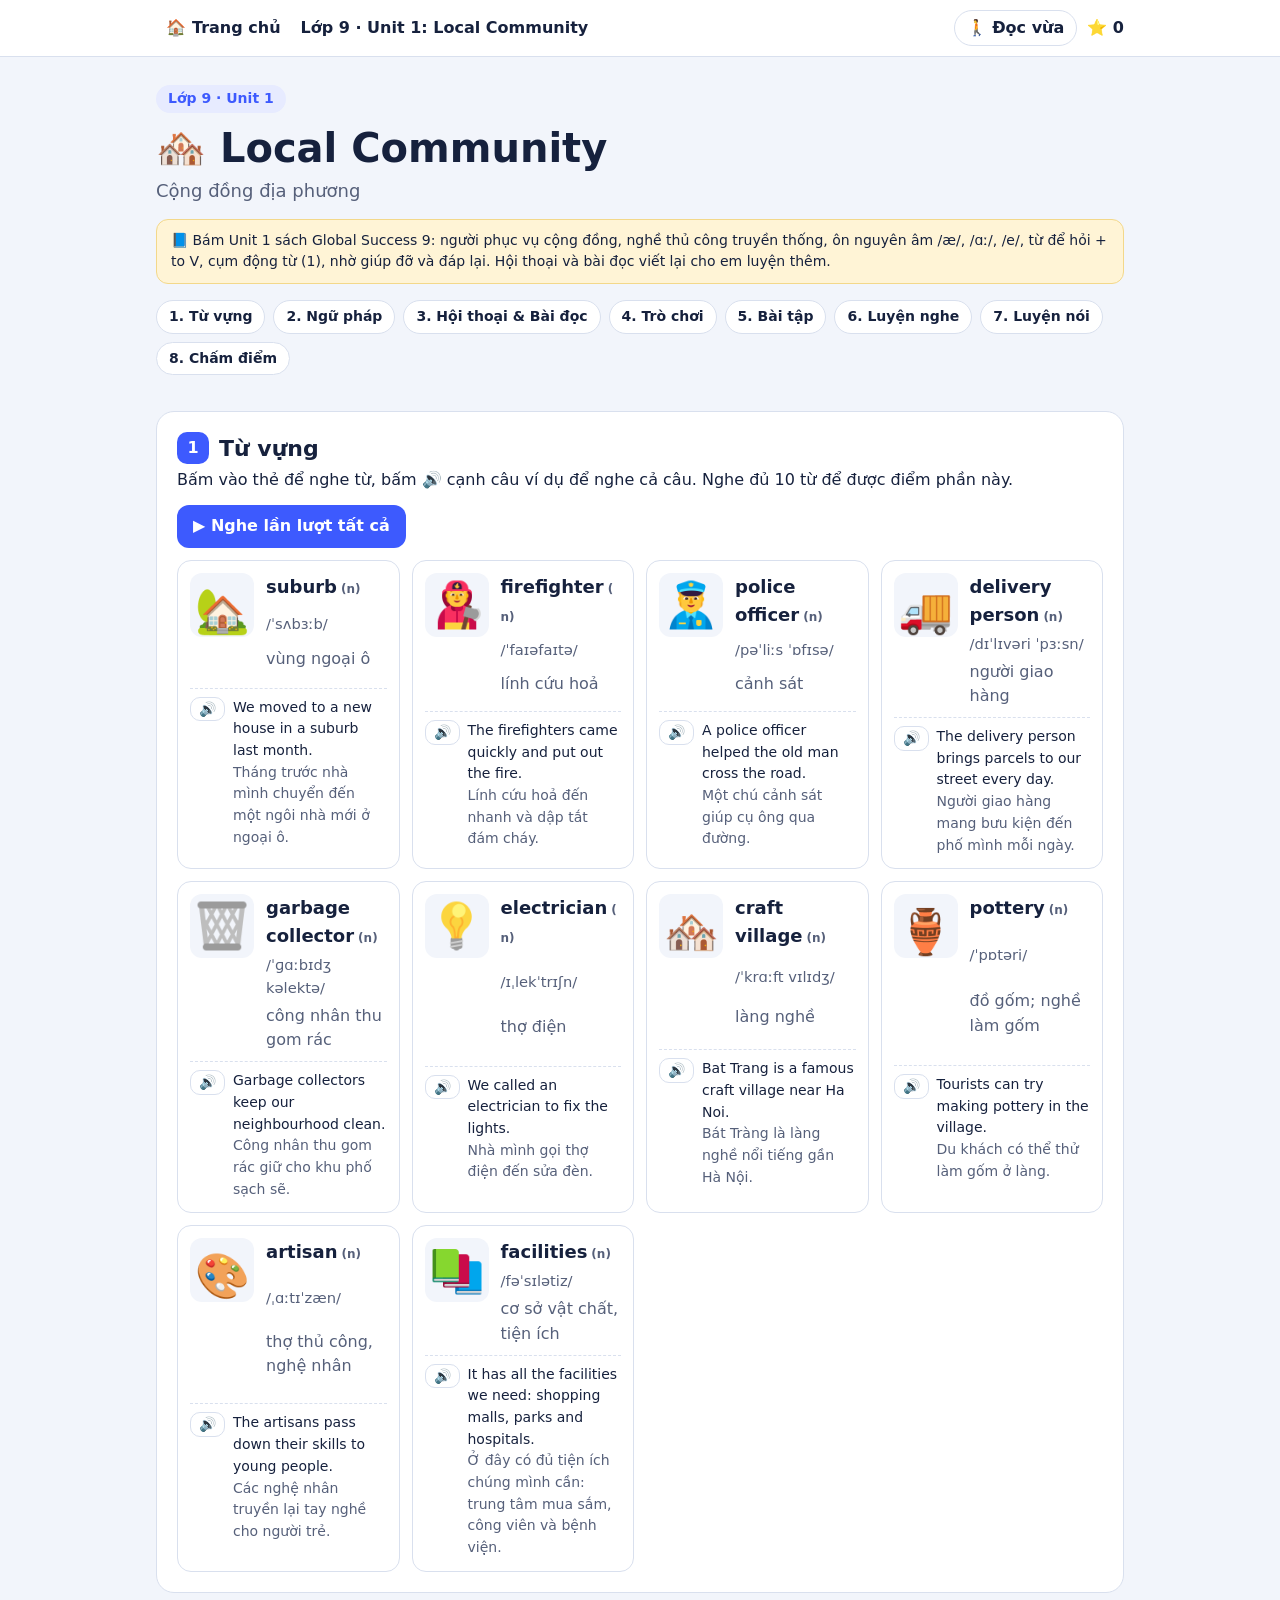
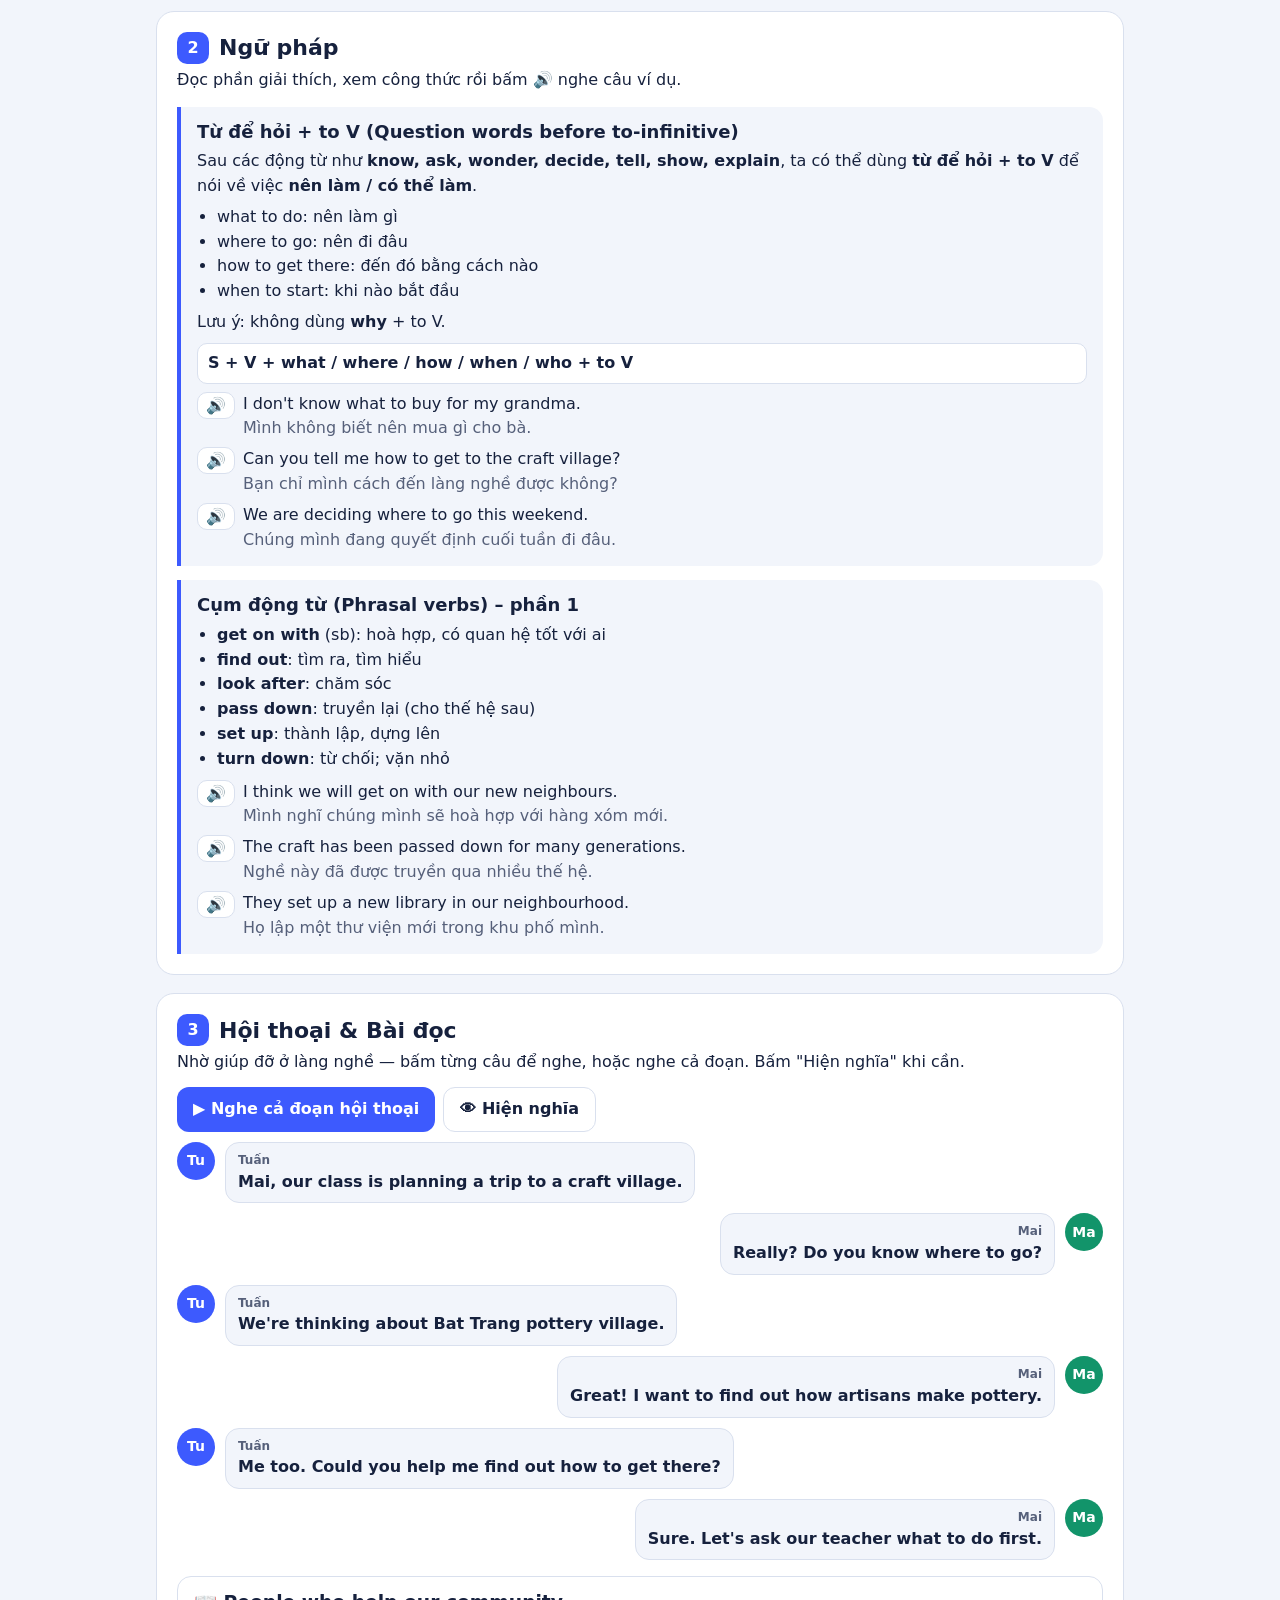
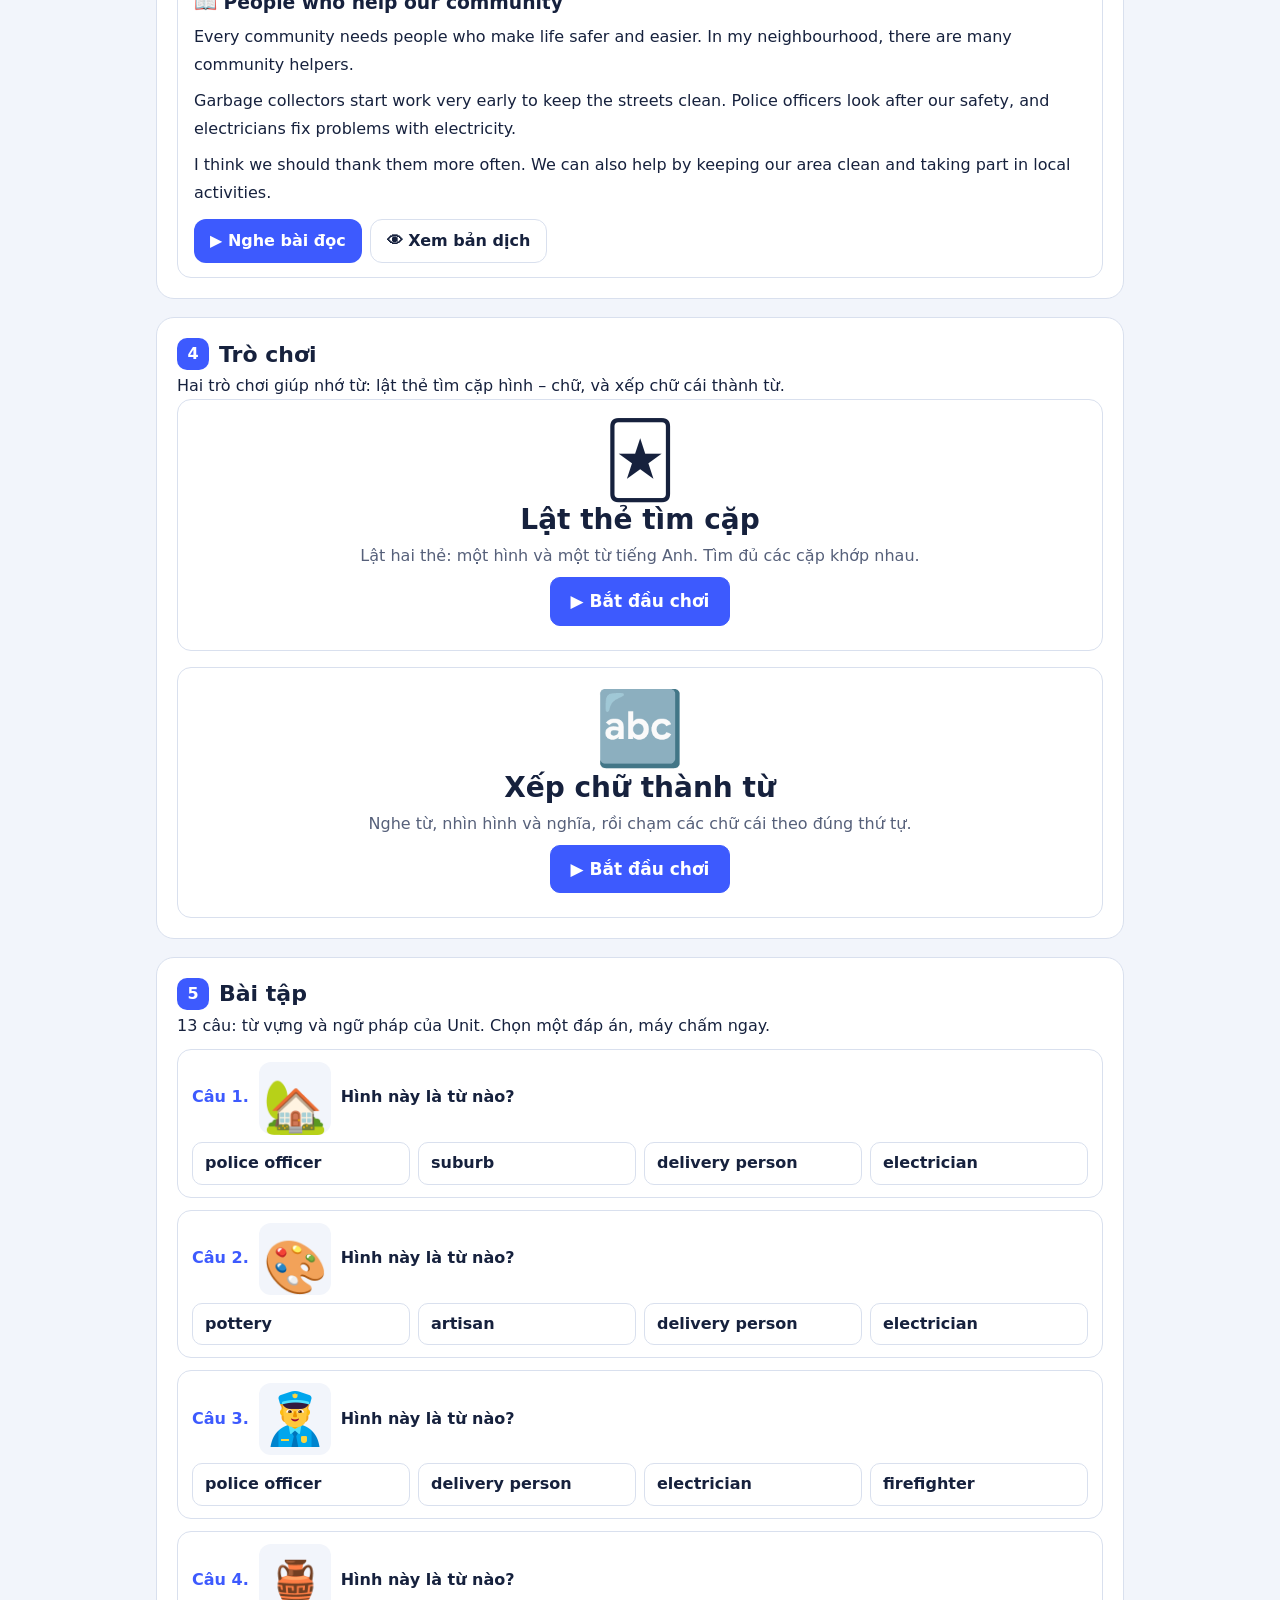
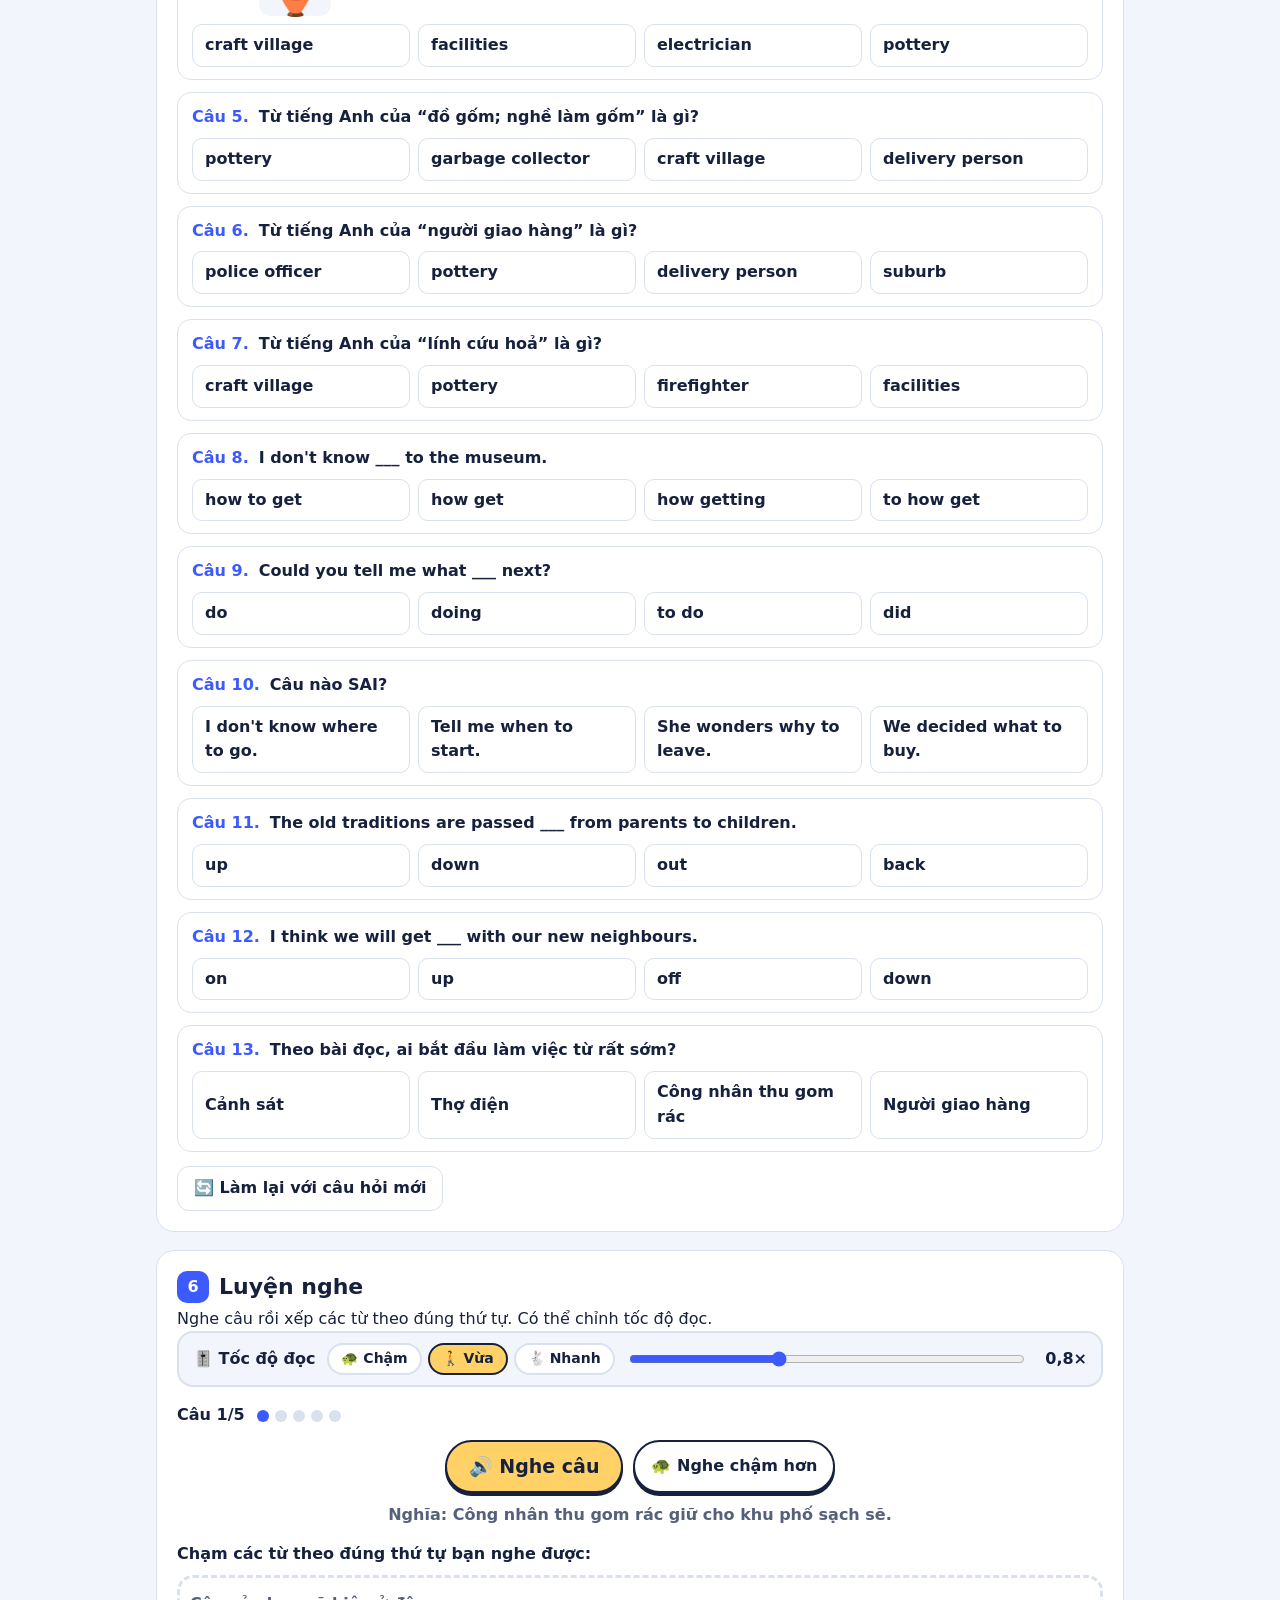
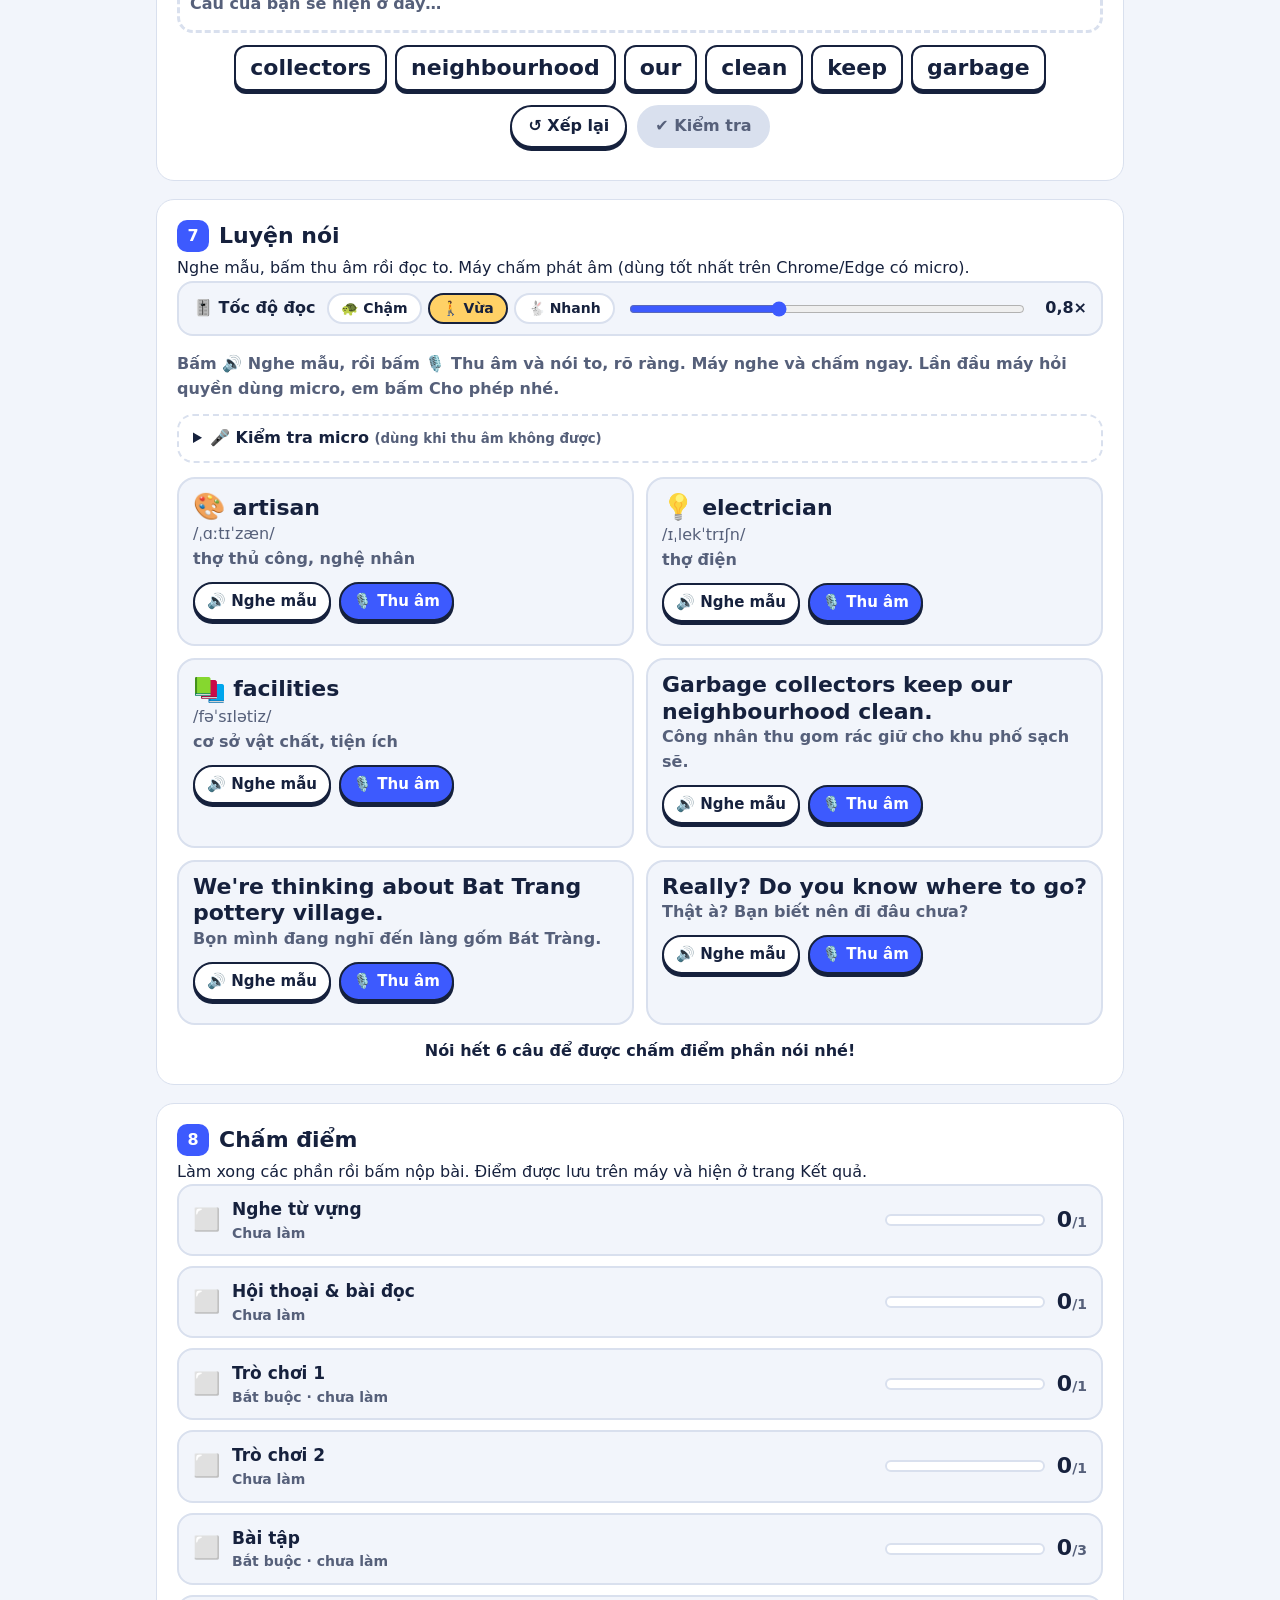
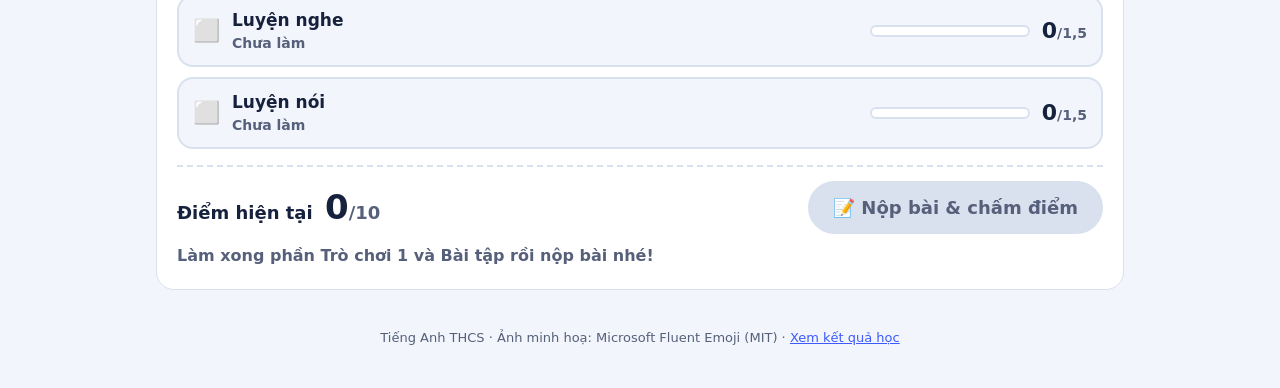
<file: 2026-11-26/lop9-unit01-local-community.html>
<!doctype html>
<html lang="vi">
<head>
<meta charset="utf-8">
<meta name="viewport" content="width=device-width, initial-scale=1">
<title>Lớp 9 · Unit 1: Local Community</title>
<meta name="description" content="Cộng đồng địa phương — Tiếng Anh lớp 9, Unit 1">
<link rel="stylesheet" href="../common/lesson.css">
<link rel="manifest" href="../manifest.webmanifest">
<link rel="icon" type="image/png" sizes="32x32" href="../icons/icon-32.png">
<link rel="apple-touch-icon" href="../icons/icon-180.png">
</head>
<body>
<div id="app"></div>
<script>window.LESSON = {
 "id": "lop9-unit01",
 "grade": 9,
 "unit": 1,
 "title": "Local Community",
 "vi": "Cộng đồng địa phương",
 "emoji": "🏘️",
 "date": "2026-11-26",
 "book": "Global Success 9 – Unit 1 (tr. 8–17)",
 "note": "Bám Unit 1 sách Global Success 9: người phục vụ cộng đồng, nghề thủ công truyền thống, ôn nguyên âm /æ/, /ɑː/, /e/, từ để hỏi + to V, cụm động từ (1), nhờ giúp đỡ và đáp lại. Hội thoại và bài đọc viết lại cho em luyện thêm.",
 "vocab": [
  {
   "w": "suburb",
   "pos": "n",
   "ipa": "/ˈsʌbɜːb/",
   "vi": "vùng ngoại ô",
   "ex": "We moved to a new house in a suburb last month.",
   "exVi": "Tháng trước nhà mình chuyển đến một ngôi nhà mới ở ngoại ô.",
   "emo": "🏡"
  },
  {
   "w": "firefighter",
   "pos": "n",
   "ipa": "/ˈfaɪəfaɪtə/",
   "vi": "lính cứu hoả",
   "ex": "The firefighters came quickly and put out the fire.",
   "exVi": "Lính cứu hoả đến nhanh và dập tắt đám cháy.",
   "pic": "../img/20_jobs/firefighter.png"
  },
  {
   "w": "police officer",
   "pos": "n",
   "ipa": "/pəˈliːs ˈɒfɪsə/",
   "vi": "cảnh sát",
   "ex": "A police officer helped the old man cross the road.",
   "exVi": "Một chú cảnh sát giúp cụ ông qua đường.",
   "pic": "../img/20_jobs/police-officer.png"
  },
  {
   "w": "delivery person",
   "pos": "n",
   "ipa": "/dɪˈlɪvəri ˈpɜːsn/",
   "vi": "người giao hàng",
   "emo": "🚚",
   "ex": "The delivery person brings parcels to our street every day.",
   "exVi": "Người giao hàng mang bưu kiện đến phố mình mỗi ngày."
  },
  {
   "w": "garbage collector",
   "pos": "n",
   "ipa": "/ˈɡɑːbɪdʒ kəlektə/",
   "vi": "công nhân thu gom rác",
   "ex": "Garbage collectors keep our neighbourhood clean.",
   "exVi": "Công nhân thu gom rác giữ cho khu phố sạch sẽ.",
   "pic": "../img/06_community_service/rubbish.png"
  },
  {
   "w": "electrician",
   "pos": "n",
   "ipa": "/ɪˌlekˈtrɪʃn/",
   "vi": "thợ điện",
   "ex": "We called an electrician to fix the lights.",
   "exVi": "Nhà mình gọi thợ điện đến sửa đèn.",
   "pic": "../img/16_energy/light-bulb.png"
  },
  {
   "w": "craft village",
   "pos": "n",
   "ipa": "/ˈkrɑːft vɪlɪdʒ/",
   "vi": "làng nghề",
   "emo": "🏘️",
   "ex": "Bat Trang is a famous craft village near Ha Noi.",
   "exVi": "Bát Tràng là làng nghề nổi tiếng gần Hà Nội."
  },
  {
   "w": "pottery",
   "pos": "n",
   "ipa": "/ˈpɒtəri/",
   "vi": "đồ gốm; nghề làm gốm",
   "emo": "🏺",
   "ex": "Tourists can try making pottery in the village.",
   "exVi": "Du khách có thể thử làm gốm ở làng."
  },
  {
   "w": "artisan",
   "pos": "n",
   "ipa": "/ˌɑːtɪˈzæn/",
   "vi": "thợ thủ công, nghệ nhân",
   "emo": "🎨",
   "ex": "The artisans pass down their skills to young people.",
   "exVi": "Các nghệ nhân truyền lại tay nghề cho người trẻ."
  },
  {
   "w": "facilities",
   "pos": "n",
   "ipa": "/fəˈsɪlətiz/",
   "vi": "cơ sở vật chất, tiện ích",
   "ex": "It has all the facilities we need: shopping malls, parks and hospitals.",
   "exVi": "Ở đây có đủ tiện ích chúng mình cần: trung tâm mua sắm, công viên và bệnh viện.",
   "pic": "../img/01_my_new_school/library.png"
  }
 ],
 "grammar": [
  {
   "title": "Từ để hỏi + to V (Question words before to-infinitive)",
   "exp": "Sau các động từ như <b>know, ask, wonder, decide, tell, show, explain<\/b>, ta có thể dùng <b>từ để hỏi + to V<\/b> để nói về việc <b>nên làm / có thể làm<\/b>.<ul><li>what to do: nên làm gì<\/li><li>where to go: nên đi đâu<\/li><li>how to get there: đến đó bằng cách nào<\/li><li>when to start: khi nào bắt đầu<\/li><\/ul>Lưu ý: không dùng <b>why<\/b> + to V.",
   "forms": [
    "S + V + what / where / how / when / who + to V"
   ],
   "examples": [
    {
     "en": "I don't know what to buy for my grandma.",
     "vi": "Mình không biết nên mua gì cho bà."
    },
    {
     "en": "Can you tell me how to get to the craft village?",
     "vi": "Bạn chỉ mình cách đến làng nghề được không?"
    },
    {
     "en": "We are deciding where to go this weekend.",
     "vi": "Chúng mình đang quyết định cuối tuần đi đâu."
    }
   ]
  },
  {
   "title": "Cụm động từ (Phrasal verbs) – phần 1",
   "exp": "<ul><li><b>get on with<\/b> (sb): hoà hợp, có quan hệ tốt với ai<\/li><li><b>find out<\/b>: tìm ra, tìm hiểu<\/li><li><b>look after<\/b>: chăm sóc<\/li><li><b>pass down<\/b>: truyền lại (cho thế hệ sau)<\/li><li><b>set up<\/b>: thành lập, dựng lên<\/li><li><b>turn down<\/b>: từ chối; vặn nhỏ<\/li><\/ul>",
   "forms": [],
   "examples": [
    {
     "en": "I think we will get on with our new neighbours.",
     "vi": "Mình nghĩ chúng mình sẽ hoà hợp với hàng xóm mới."
    },
    {
     "en": "The craft has been passed down for many generations.",
     "vi": "Nghề này đã được truyền qua nhiều thế hệ."
    },
    {
     "en": "They set up a new library in our neighbourhood.",
     "vi": "Họ lập một thư viện mới trong khu phố mình."
    }
   ]
  }
 ],
 "dialog": {
  "title": "Nhờ giúp đỡ ở làng nghề",
  "people": {
   "A": "Tuấn",
   "B": "Mai"
  },
  "lines": [
   {
    "who": "A",
    "en": "Mai, our class is planning a trip to a craft village.",
    "vi": "Mai ơi, lớp mình đang lên kế hoạch đi làng nghề."
   },
   {
    "who": "B",
    "en": "Really? Do you know where to go?",
    "vi": "Thật à? Bạn biết nên đi đâu chưa?"
   },
   {
    "who": "A",
    "en": "We're thinking about Bat Trang pottery village.",
    "vi": "Bọn mình đang nghĩ đến làng gốm Bát Tràng."
   },
   {
    "who": "B",
    "en": "Great! I want to find out how artisans make pottery.",
    "vi": "Tuyệt! Mình muốn tìm hiểu nghệ nhân làm gốm thế nào."
   },
   {
    "who": "A",
    "en": "Me too. Could you help me find out how to get there?",
    "vi": "Mình cũng vậy. Bạn giúp mình tìm cách đi đến đó được không?"
   },
   {
    "who": "B",
    "en": "Sure. Let's ask our teacher what to do first.",
    "vi": "Được chứ. Mình hỏi cô giáo trước nên làm gì nhé."
   }
  ]
 },
 "reading": {
  "title": "People who help our community",
  "en": [
   "Every community needs people who make life safer and easier. In my neighbourhood, there are many community helpers.",
   "Garbage collectors start work very early to keep the streets clean. Police officers look after our safety, and electricians fix problems with electricity.",
   "I think we should thank them more often. We can also help by keeping our area clean and taking part in local activities."
  ],
  "vi": [
   "Cộng đồng nào cũng cần những người làm cho cuộc sống an toàn và dễ dàng hơn. Ở khu phố mình có nhiều người phục vụ cộng đồng.",
   "Công nhân thu gom rác bắt đầu làm việc từ rất sớm để giữ đường phố sạch sẽ. Cảnh sát bảo vệ sự an toàn của chúng ta, còn thợ điện sửa các sự cố về điện.",
   "Mình nghĩ chúng ta nên cảm ơn họ nhiều hơn. Chúng ta cũng có thể giúp bằng cách giữ khu vực sạch sẽ và tham gia các hoạt động địa phương."
  ]
 },
 "quiz": [
  {
   "q": "I don't know ___ to the museum.",
   "opts": [
    "how to get",
    "how get",
    "how getting",
    "to how get"
   ],
   "a": 0,
   "why": "Từ để hỏi + to V: how to get."
  },
  {
   "q": "Could you tell me what ___ next?",
   "opts": [
    "do",
    "doing",
    "to do",
    "did"
   ],
   "a": 2,
   "why": "what + to V → what to do."
  },
  {
   "q": "Câu nào SAI?",
   "opts": [
    "I don't know where to go.",
    "Tell me when to start.",
    "She wonders why to leave.",
    "We decided what to buy."
   ],
   "a": 2,
   "why": "Không dùng why + to V."
  },
  {
   "q": "The old traditions are passed ___ from parents to children.",
   "opts": [
    "up",
    "down",
    "out",
    "back"
   ],
   "a": 1,
   "why": "pass down = truyền lại cho thế hệ sau."
  },
  {
   "q": "I think we will get ___ with our new neighbours.",
   "opts": [
    "on",
    "up",
    "off",
    "down"
   ],
   "a": 0,
   "why": "get on with sb = hoà hợp với ai."
  },
  {
   "q": "Theo bài đọc, ai bắt đầu làm việc từ rất sớm?",
   "opts": [
    "Cảnh sát",
    "Thợ điện",
    "Công nhân thu gom rác",
    "Người giao hàng"
   ],
   "a": 2,
   "why": "“Garbage collectors start work very early…”"
  }
 ]
};</script>
<script src="../config.js"></script>
<script src="../common/tracker.js"></script>
<script src="../common/practice.js"></script>
<script src="../common/games.js"></script>
<script src="../common/lesson.js"></script>
</body>
</html>
</file>
<file: common/lesson.css>
/* Giao diện bài học Tiếng Anh THCS (lớp 6–9). Một giao diện sáng; các biến màu dưới đây cũng được
   tracker.js / practice.js / games.js dùng lại (--ink, --paper, --line, --sun, --coral, --grass, --berry...). */
:root{
  --sky:#F2F5FB;
  --paper:#FFFFFF;
  --ink:#16213D;
  --ink-soft:#56607A;
  --line:#D9E0EE;
  --sun:#FFD166;
  --sun-soft:#FFF4D6;
  --coral:#3D5AFE;          /* màu nhấn chính (xanh chàm) */
  --on-coral:#FFFFFF;
  --grass:#12946A;
  --grass-soft:#DDF5EC;
  --berry:#D3344E;
  --berry-soft:#FDE4E8;
  --accent-soft:#E7EBFF;
  --display:"Be Vietnam Pro","Segoe UI",system-ui,sans-serif;
  --body:"Be Vietnam Pro","Segoe UI",system-ui,sans-serif;
  --ipa:"Segoe UI","Noto Sans","Lucida Sans Unicode","DejaVu Sans",sans-serif;
  color-scheme:light;
}
*{box-sizing:border-box}
[hidden]{display:none!important}
html{scroll-behavior:smooth;-webkit-text-size-adjust:100%}
body{margin:0;background:var(--sky);color:var(--ink);font-family:var(--body);font-size:16px;line-height:1.55}
button{font:inherit;color:inherit;cursor:pointer}
a{color:var(--coral)}
:focus-visible{outline:3px solid var(--coral);outline-offset:2px}
p{margin:0}
h1,h2,h3{font-family:var(--display);line-height:1.25;margin:0}
.wrap{max-width:1000px;margin:0 auto;padding:0 16px}
.ipa{font-family:var(--ipa);color:var(--ink-soft);font-size:.92em}
.vi{color:var(--ink-soft)}
.muted{color:var(--ink-soft);font-size:.92em}

/* ---------- Thanh trên cùng ---------- */
.bar{position:sticky;top:0;z-index:20;background:var(--paper);border-bottom:1px solid var(--line)}
.bar .wrap{display:flex;align-items:center;gap:10px;height:56px}
.bar a.home{display:inline-flex;align-items:center;gap:6px;text-decoration:none;color:var(--ink);font-weight:700;padding:6px 10px;border-radius:10px}
.bar a.home:hover{background:var(--sky)}
.bar .t{flex:1;min-width:0;font-weight:700;white-space:nowrap;overflow:hidden;text-overflow:ellipsis}
.bar .stars{font-weight:700;white-space:nowrap}
.chipbtn{border:1px solid var(--line);background:var(--paper);border-radius:999px;padding:5px 12px;font-weight:600;white-space:nowrap}
.chipbtn:hover{border-color:var(--coral)}

/* ---------- Đầu bài ---------- */
.hero{padding:28px 0 18px}
.hero .kick{display:inline-block;background:var(--accent-soft);color:var(--coral);font-weight:700;border-radius:999px;padding:3px 12px;font-size:14px}
.hero h1{font-size:clamp(28px,5vw,40px);margin:10px 0 4px}
.hero .sub{font-size:18px;color:var(--ink-soft)}
.note{margin-top:14px;background:var(--sun-soft);border:1px solid #F3D88A;border-radius:12px;padding:10px 14px;font-size:14px}
.toc{display:flex;flex-wrap:wrap;gap:8px;margin-top:16px}
.toc a{text-decoration:none;color:var(--ink);background:var(--paper);border:1px solid var(--line);border-radius:999px;padding:5px 12px;font-size:14px;font-weight:600}
.toc a:hover{border-color:var(--coral);color:var(--coral)}

/* ---------- Khối mục ---------- */
section.box{background:var(--paper);border:1px solid var(--line);border-radius:18px;padding:20px;margin:18px 0;scroll-margin-top:70px}
section.box > h2{font-size:22px;display:flex;align-items:center;gap:10px;margin-bottom:4px}
section.box > h2 .n{display:inline-grid;place-items:center;width:32px;height:32px;border-radius:10px;background:var(--coral);color:#fff;font-size:16px;flex:none}
section.box > .lead{color:var(--ink-soft);margin-bottom:14px}
.btn{display:inline-flex;align-items:center;gap:6px;border:0;background:var(--coral);color:#fff;font-weight:700;border-radius:12px;padding:9px 16px}
.btn:hover{filter:brightness(1.08)}
.btn.ghost{background:var(--paper);color:var(--ink);border:1px solid var(--line)}
.btn.sm{padding:5px 10px;font-size:14px;border-radius:10px}
.spk{border:1px solid var(--line);background:var(--paper);border-radius:10px;padding:3px 8px;line-height:1.2;flex:none}
.spk:hover{border-color:var(--coral)}

/* ---------- Từ vựng ---------- */
.vgrid{display:grid;grid-template-columns:repeat(auto-fill,minmax(210px,1fr));gap:12px;margin-top:12px}
.vcard{border:1px solid var(--line);border-radius:14px;padding:12px;display:grid;grid-template-columns:64px minmax(0,1fr);gap:4px 12px;align-items:start;transition:border-color .2s}
.vcard.heard{border-color:var(--grass);background:linear-gradient(0deg,var(--grass-soft),var(--paper) 55%)}
.vpic{grid-row:1/4;width:64px;height:64px;display:grid;place-items:center;font-size:44px;border-radius:12px;background:var(--sky);border:0;padding:4px}
.vpic img,.pic img{width:100%;height:100%;object-fit:contain}
.vw{font-weight:800;font-size:18px;overflow-wrap:anywhere}
.vw small{font-weight:600;color:var(--ink-soft);font-size:12px;margin-left:4px}
.vex{grid-column:1/3;border-top:1px dashed var(--line);padding-top:8px;margin-top:4px;font-size:14px;display:flex;gap:8px;align-items:flex-start}
.vex div{min-width:0}

/* ---------- Ngữ pháp ---------- */
.gblock{border-left:4px solid var(--coral);background:var(--sky);border-radius:0 14px 14px 0;padding:14px 16px;margin-top:14px}
.gblock h3{font-size:18px;margin-bottom:6px}
.gblock .exp{margin-bottom:8px}
.gblock .exp ul{margin:6px 0;padding-left:20px}
.forms{display:grid;gap:6px;margin:8px 0}
.forms code{display:block;background:var(--paper);border:1px solid var(--line);border-radius:10px;padding:7px 10px;font-family:var(--body);font-weight:600;overflow-wrap:anywhere;white-space:normal}
.exl{list-style:none;margin:8px 0 0;padding:0;display:grid;gap:6px}
.exl li{display:flex;gap:8px;align-items:flex-start}
.exl li div{min-width:0}

/* ---------- Hội thoại / bài đọc ---------- */
.dialog{display:grid;gap:10px;margin-top:10px}
.line{display:flex;gap:10px;align-items:flex-start;max-width:640px}
.line.B{margin-left:auto;flex-direction:row-reverse;text-align:right}
.av{flex:none;width:38px;height:38px;border-radius:50%;display:grid;place-items:center;font-weight:800;color:#fff;background:var(--coral);font-size:14px}
.line.B .av{background:var(--grass)}
.bub{background:var(--sky);border:1px solid var(--line);border-radius:14px;padding:8px 12px;min-width:0;cursor:pointer}
.bub.on{border-color:var(--coral);box-shadow:0 0 0 2px var(--accent-soft)}
.bub .who{font-size:12px;font-weight:700;color:var(--ink-soft)}
.bub .en{font-weight:600}
.reading{margin-top:16px;border:1px solid var(--line);border-radius:14px;padding:14px 16px}
.reading p.en{margin:8px 0;line-height:1.75}
.reading .vi{margin-top:8px}
.tools{display:flex;flex-wrap:wrap;gap:8px;margin-top:12px}

/* ---------- Trò chơi ---------- */
.games{display:grid;gap:16px}
.games > div{border:1px solid var(--line);border-radius:14px;padding:14px}
.say{display:inline-flex;align-items:center;gap:6px;border:1px solid var(--line);background:var(--paper);border-radius:10px;padding:6px 12px;font-weight:700}
.say.big{background:var(--coral);color:#fff;border-color:var(--coral);padding:10px 20px;font-size:17px}
.say:hover{filter:brightness(1.05)}
.g-front.pic img,.g-spell-emo img,.g-bl img,.pr-emo img,.pr-chip img{width:1.25em;height:1.25em;object-fit:contain;vertical-align:middle}

/* ---------- Bài tập ---------- */
.qlist{display:grid;gap:12px;margin-top:10px}
.q{border:1px solid var(--line);border-radius:14px;padding:12px 14px}
.q .qh{display:flex;gap:10px;align-items:center;flex-wrap:wrap;font-weight:700;margin-bottom:8px}
.q .qh .num{color:var(--coral)}
.q .pic{width:72px;height:72px;font-size:52px;display:grid;place-items:center;background:var(--sky);border-radius:12px;padding:4px}
.opts{display:grid;grid-template-columns:repeat(auto-fit,minmax(150px,1fr));gap:8px}
.opt{border:1px solid var(--line);background:var(--paper);border-radius:10px;padding:8px 12px;text-align:left;font-weight:600}
.opt:hover:not(:disabled){border-color:var(--coral)}
.opt:disabled{cursor:default}
.opt.ok{background:var(--grass-soft);border-color:var(--grass);color:#0B5E44}
.opt.bad{background:var(--berry-soft);border-color:var(--berry);color:#8E1A2E}
.why{margin-top:8px;font-size:14px;color:var(--ink-soft)}
.qscore{margin-top:14px;font-weight:700}

/* ---------- Thông báo nhỏ, pháo giấy ---------- */
.toast{position:fixed;left:50%;bottom:22px;transform:translateX(-50%);background:var(--ink);color:#fff;padding:10px 18px;border-radius:12px;font-weight:600;z-index:60;max-width:calc(100% - 32px);box-shadow:0 6px 20px rgba(0,0,0,.2)}
.toast.good{background:var(--grass)}
.toast.try{background:var(--berry)}
.confetti{position:fixed;top:-12px;width:9px;height:14px;z-index:70;pointer-events:none;animation:fall 1.6s linear forwards}
@keyframes fall{to{transform:translateY(105vh) rotate(540deg);opacity:.7}}
@media (prefers-reduced-motion:reduce){.confetti{display:none}html{scroll-behavior:auto}}
footer{color:var(--ink-soft);font-size:13px;text-align:center;padding:20px 0 40px}
@media (max-width:560px){
  section.box{padding:16px 14px;border-radius:14px}
  .bar .t{font-size:14px}
  .vgrid{grid-template-columns:1fr}
}
</file>
